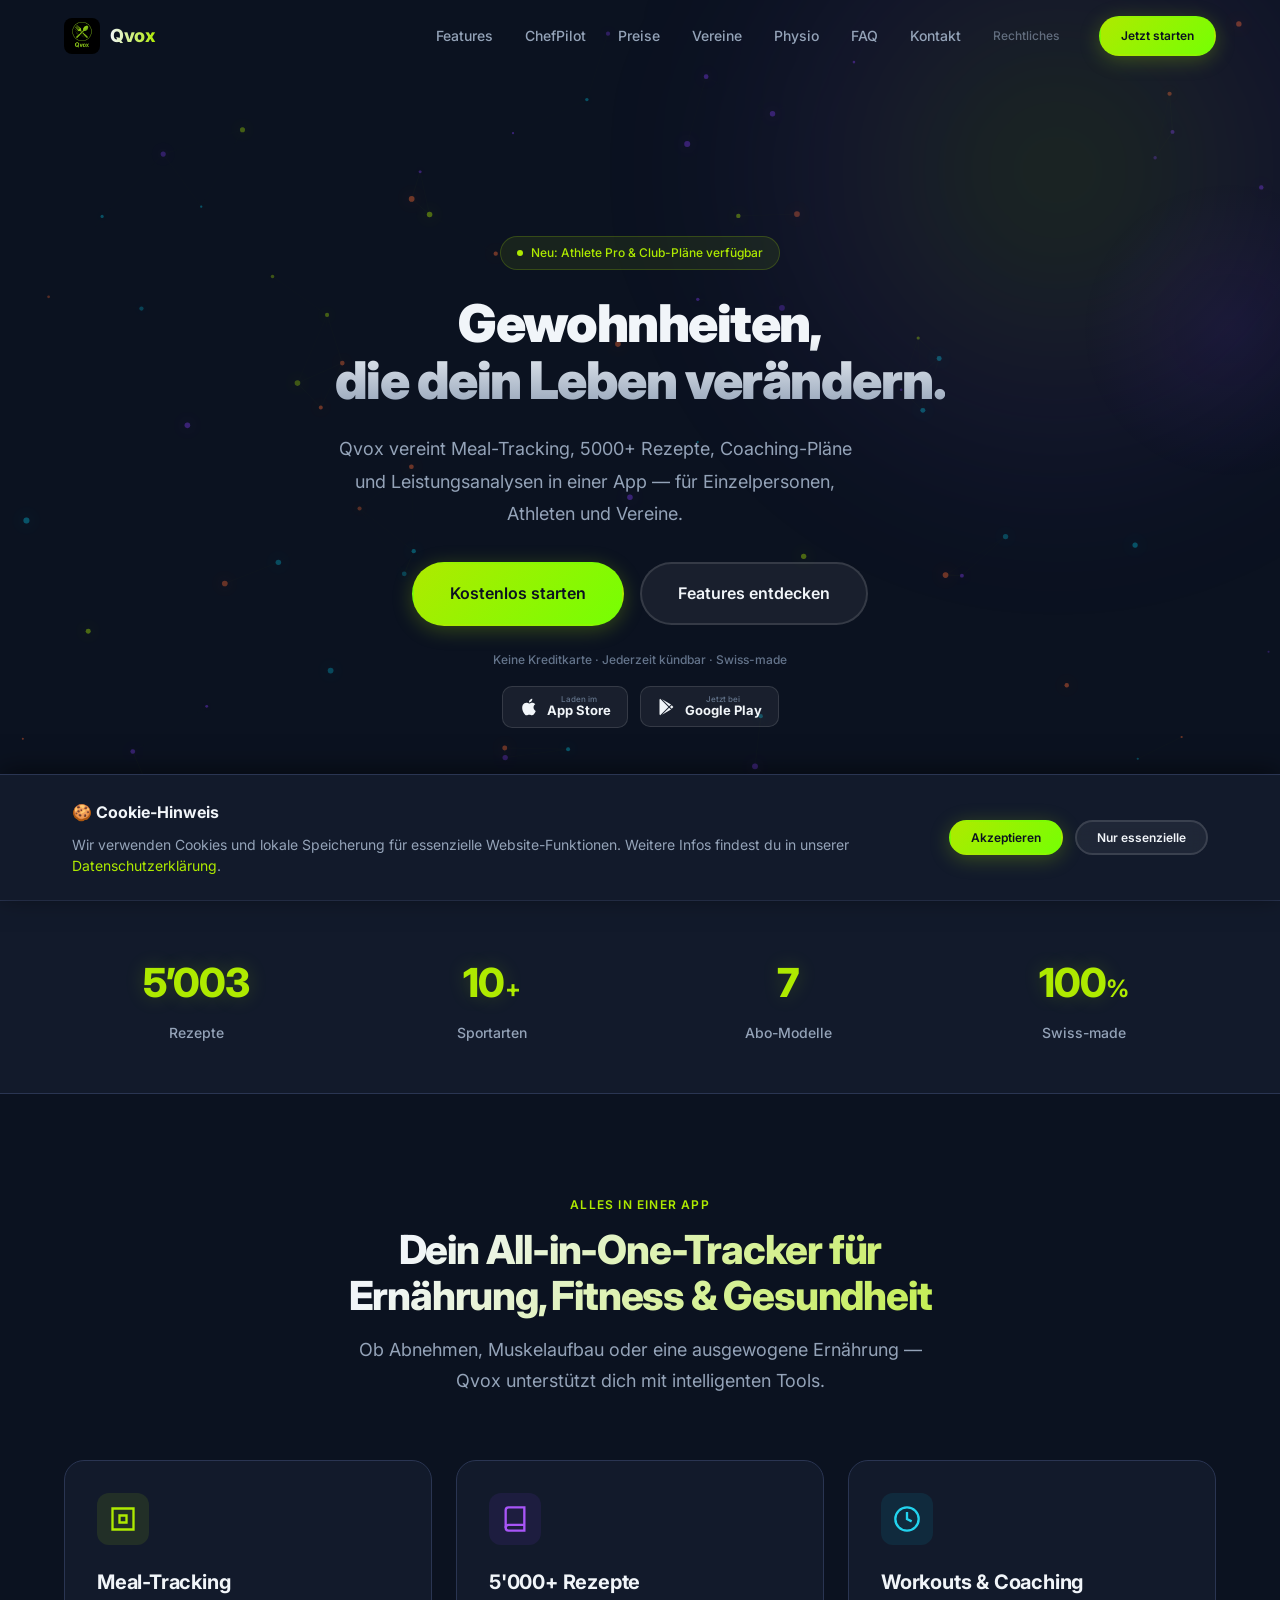
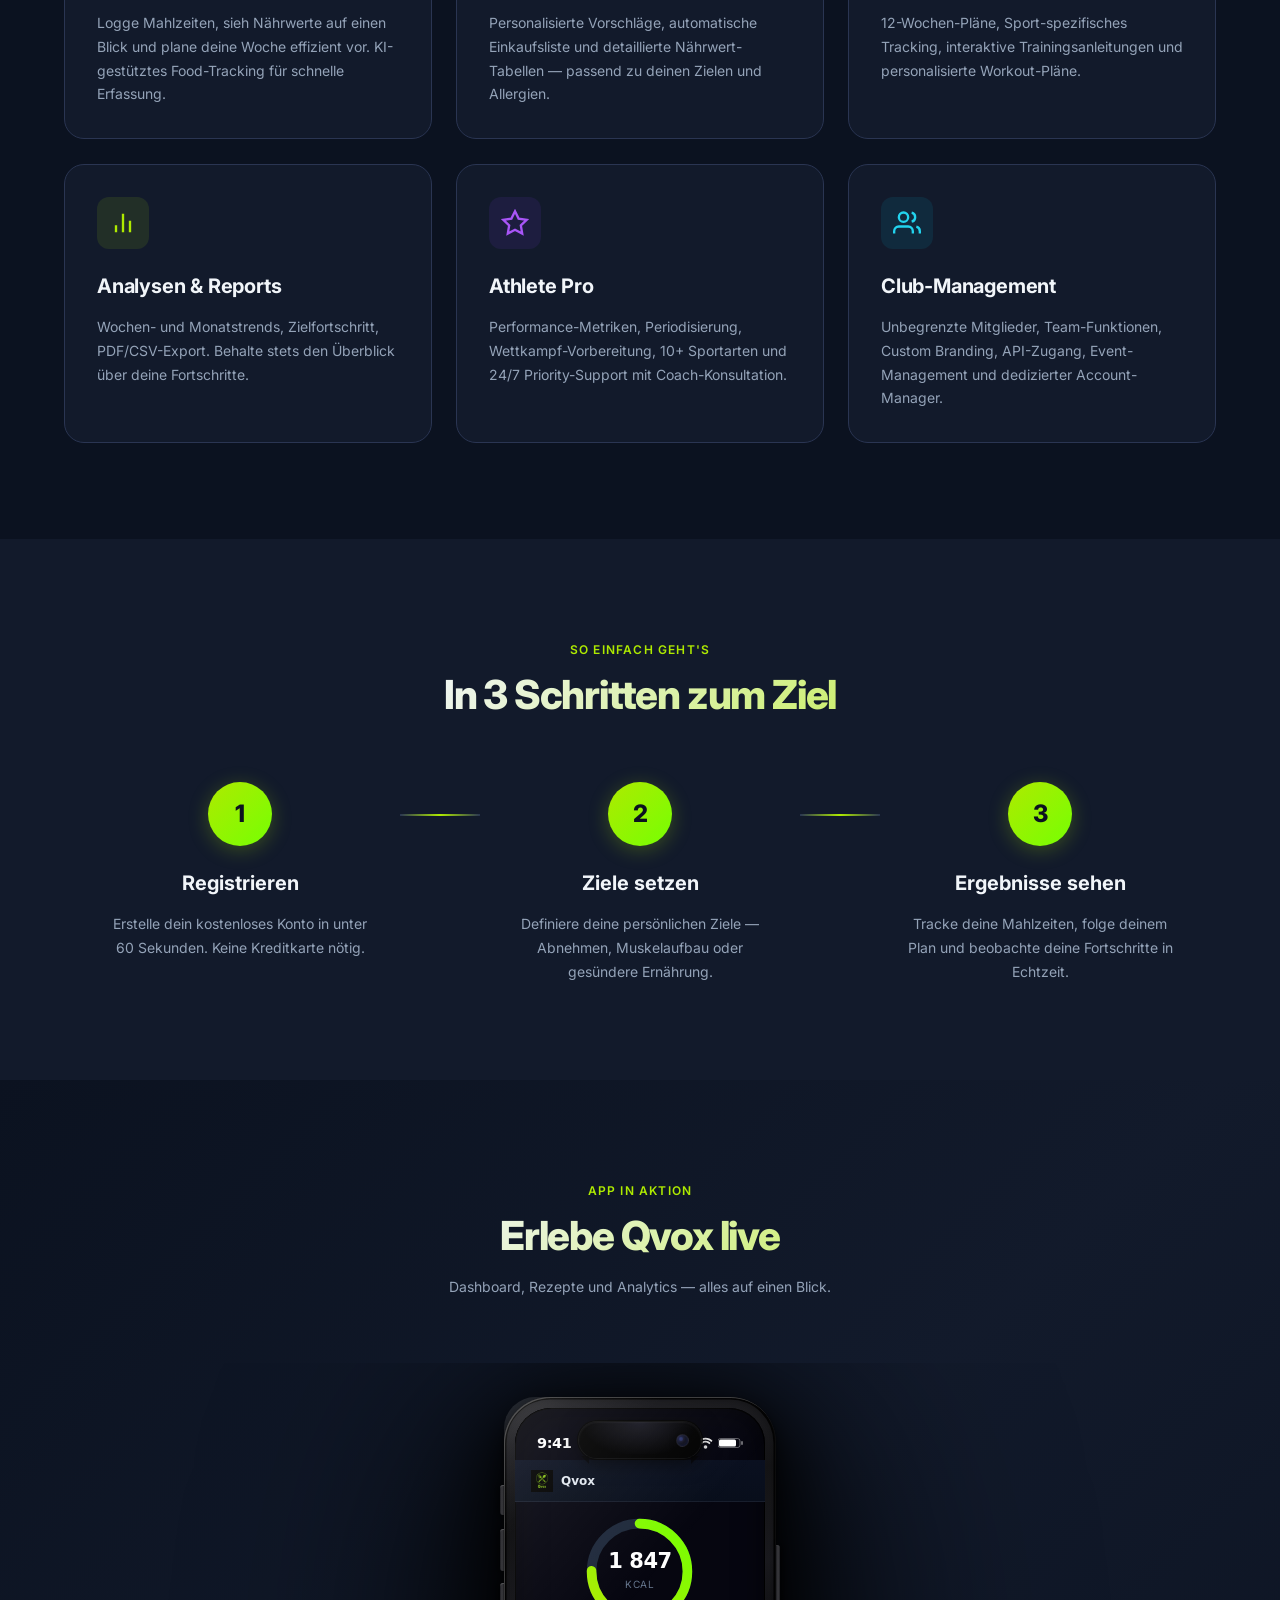
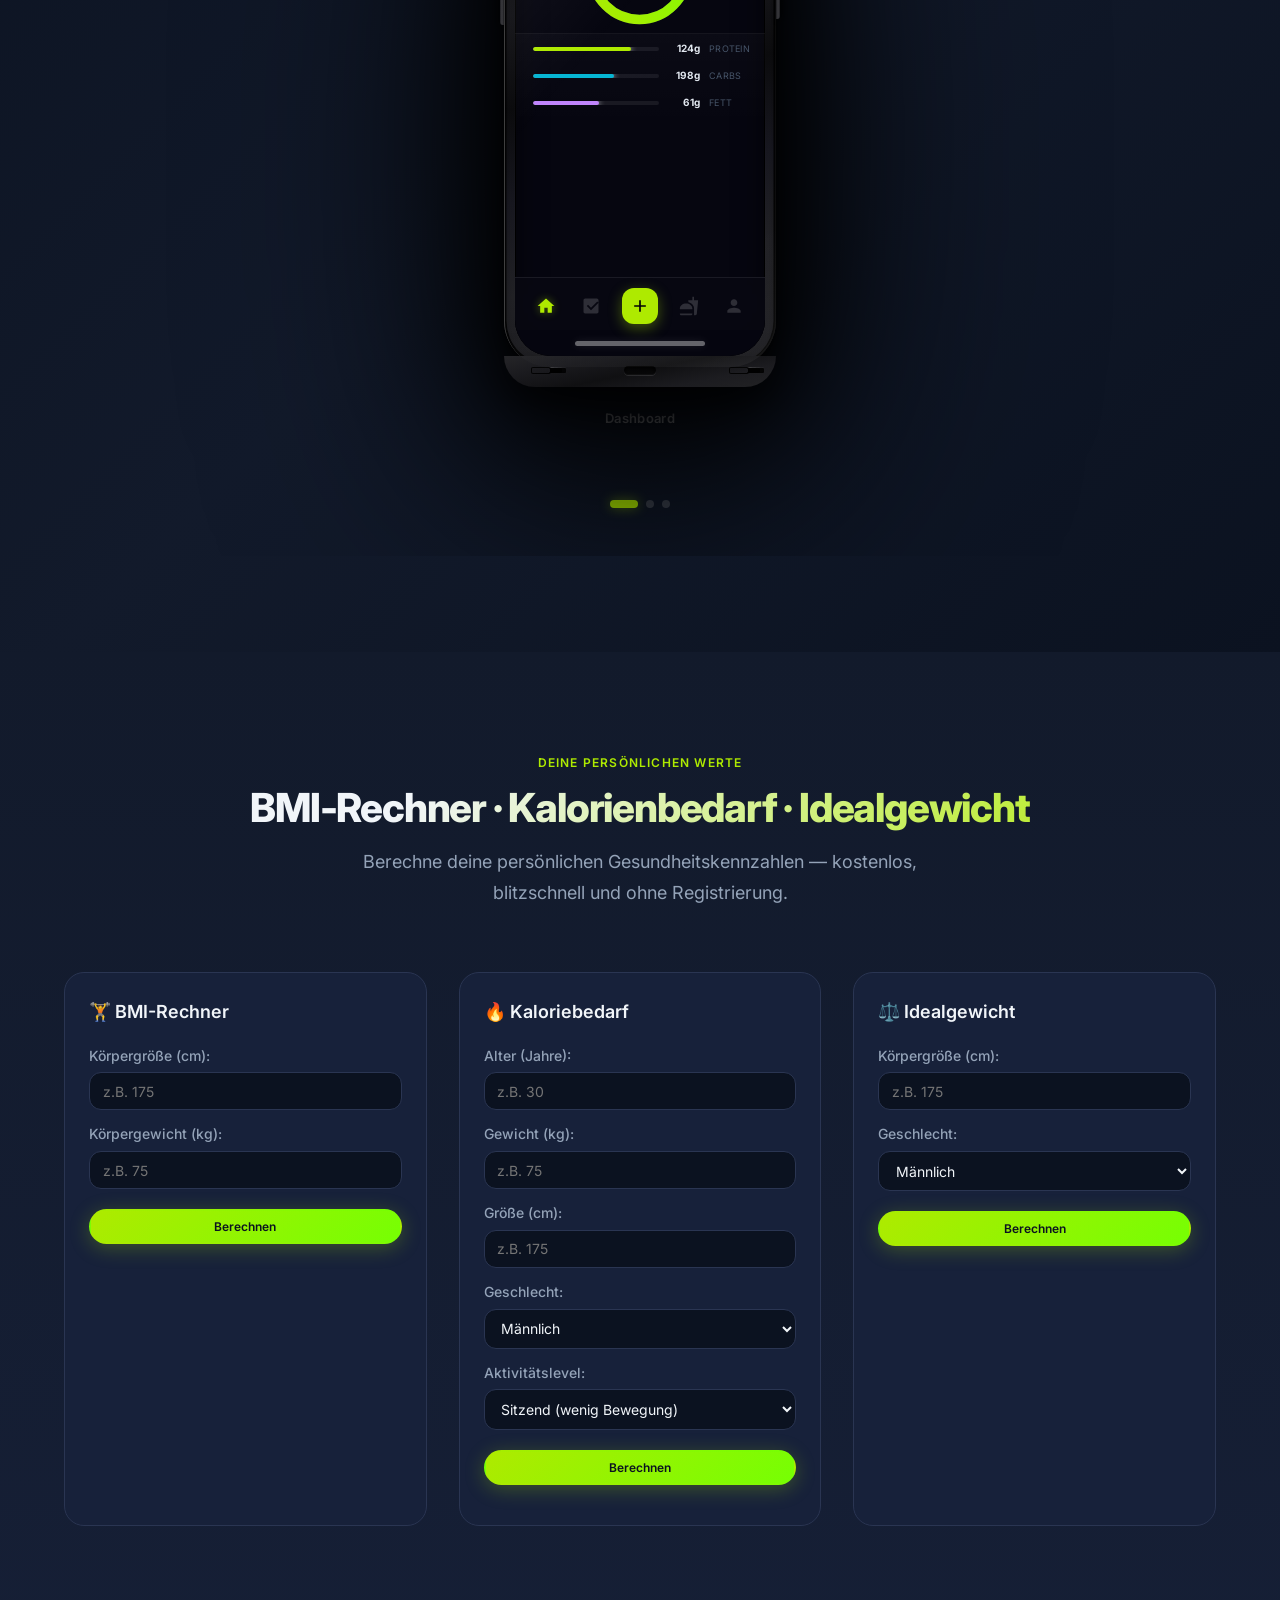
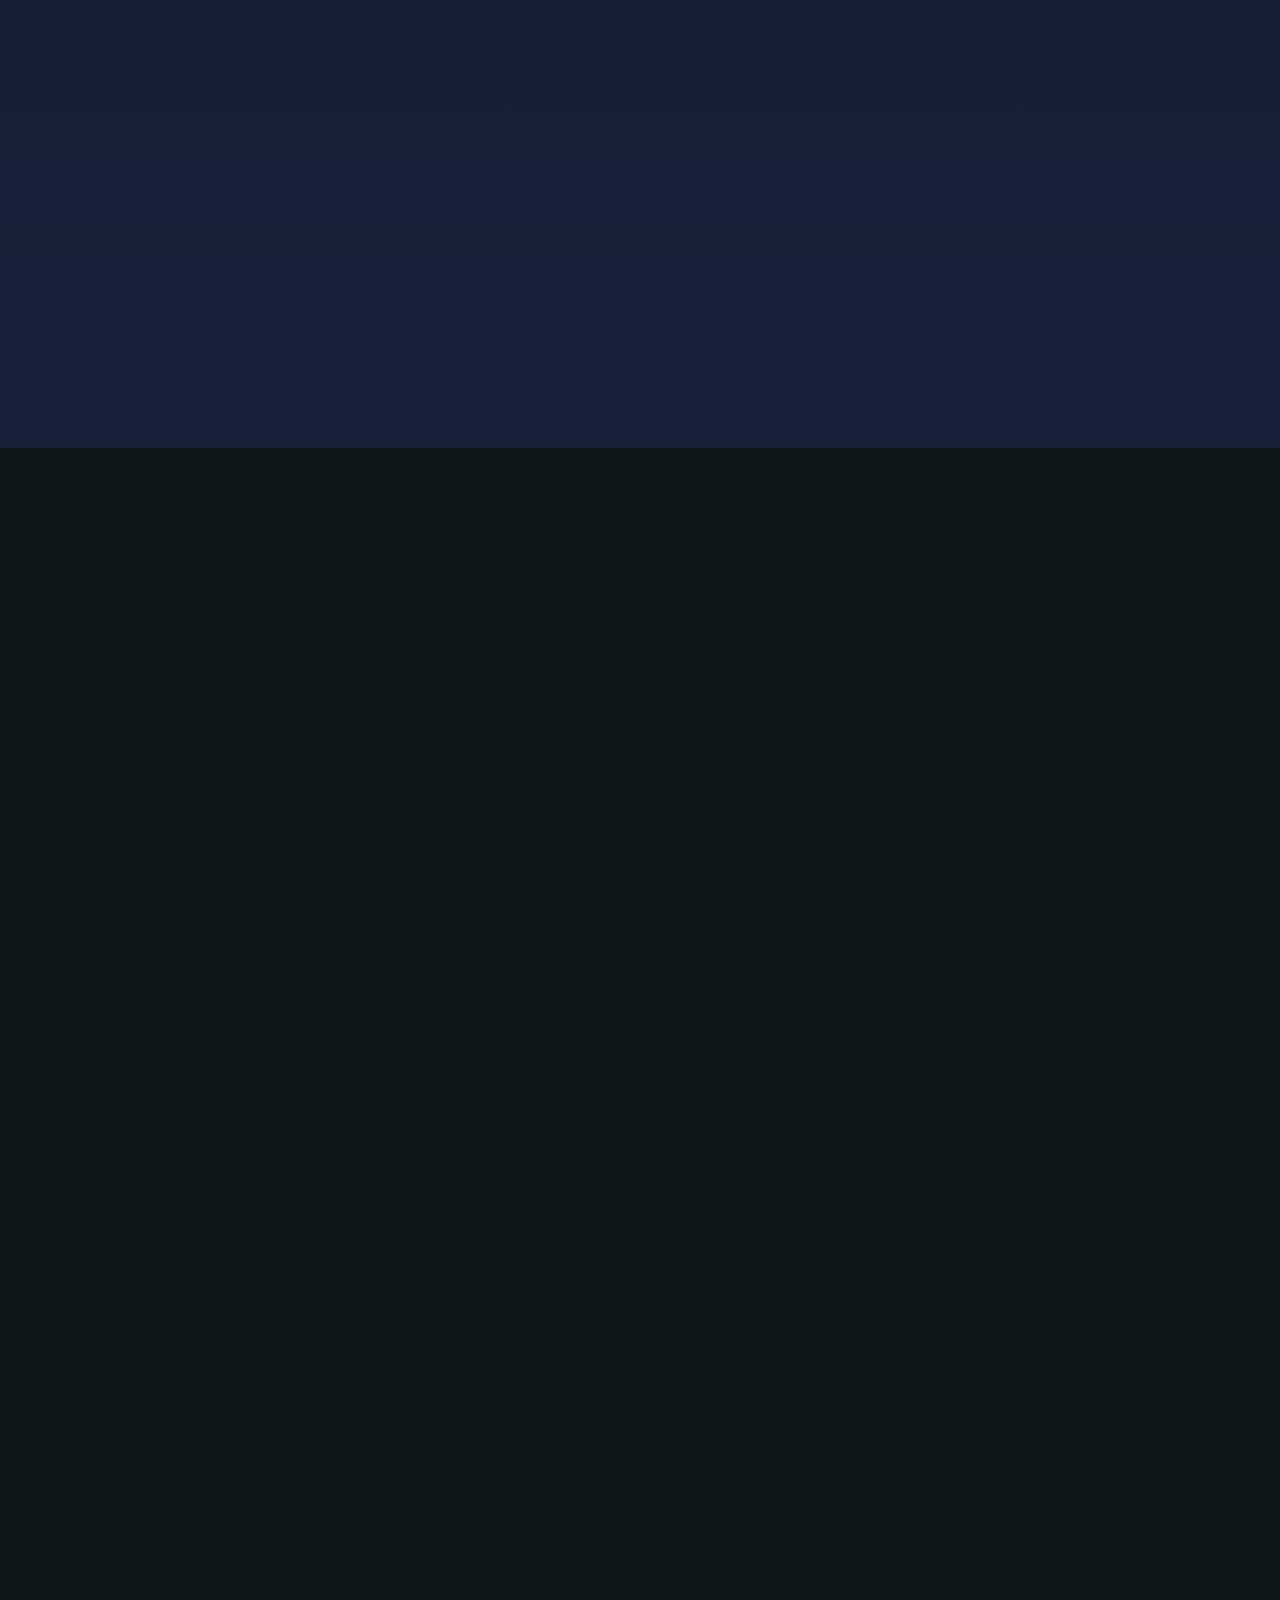
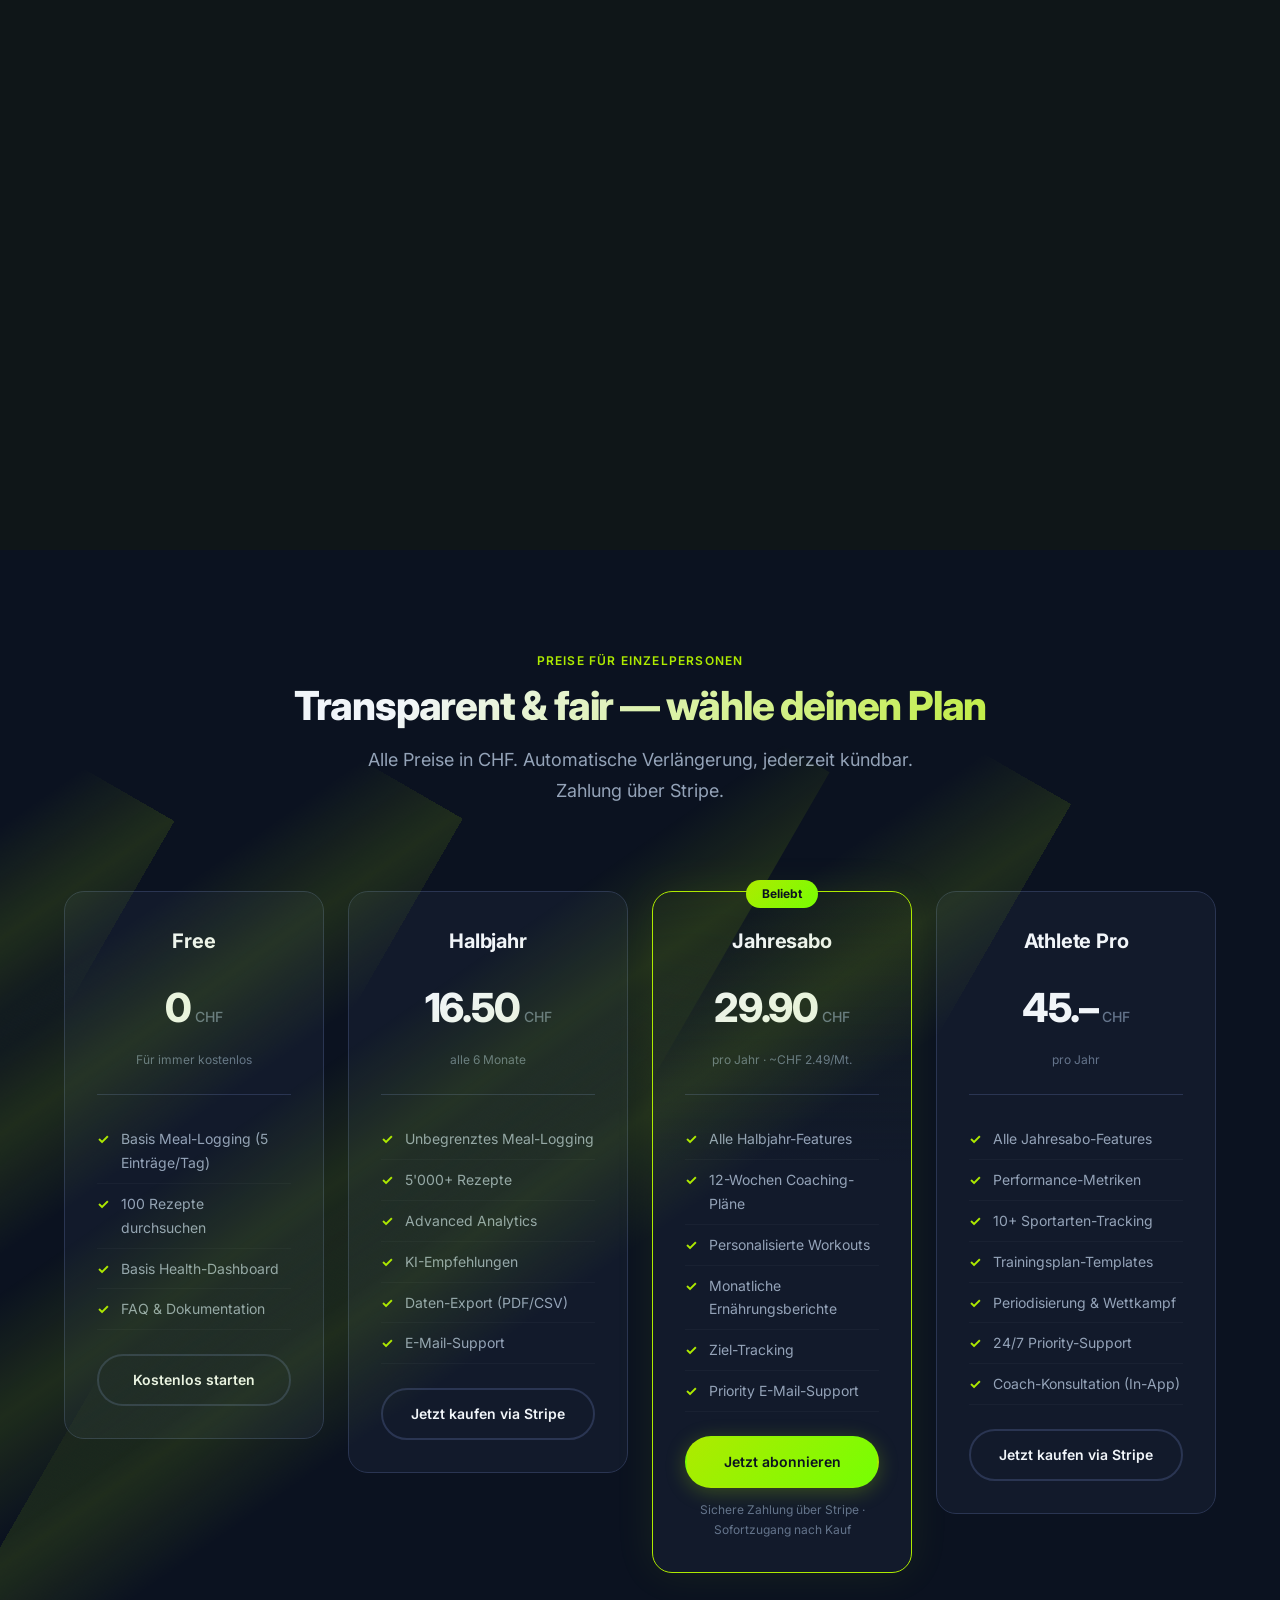
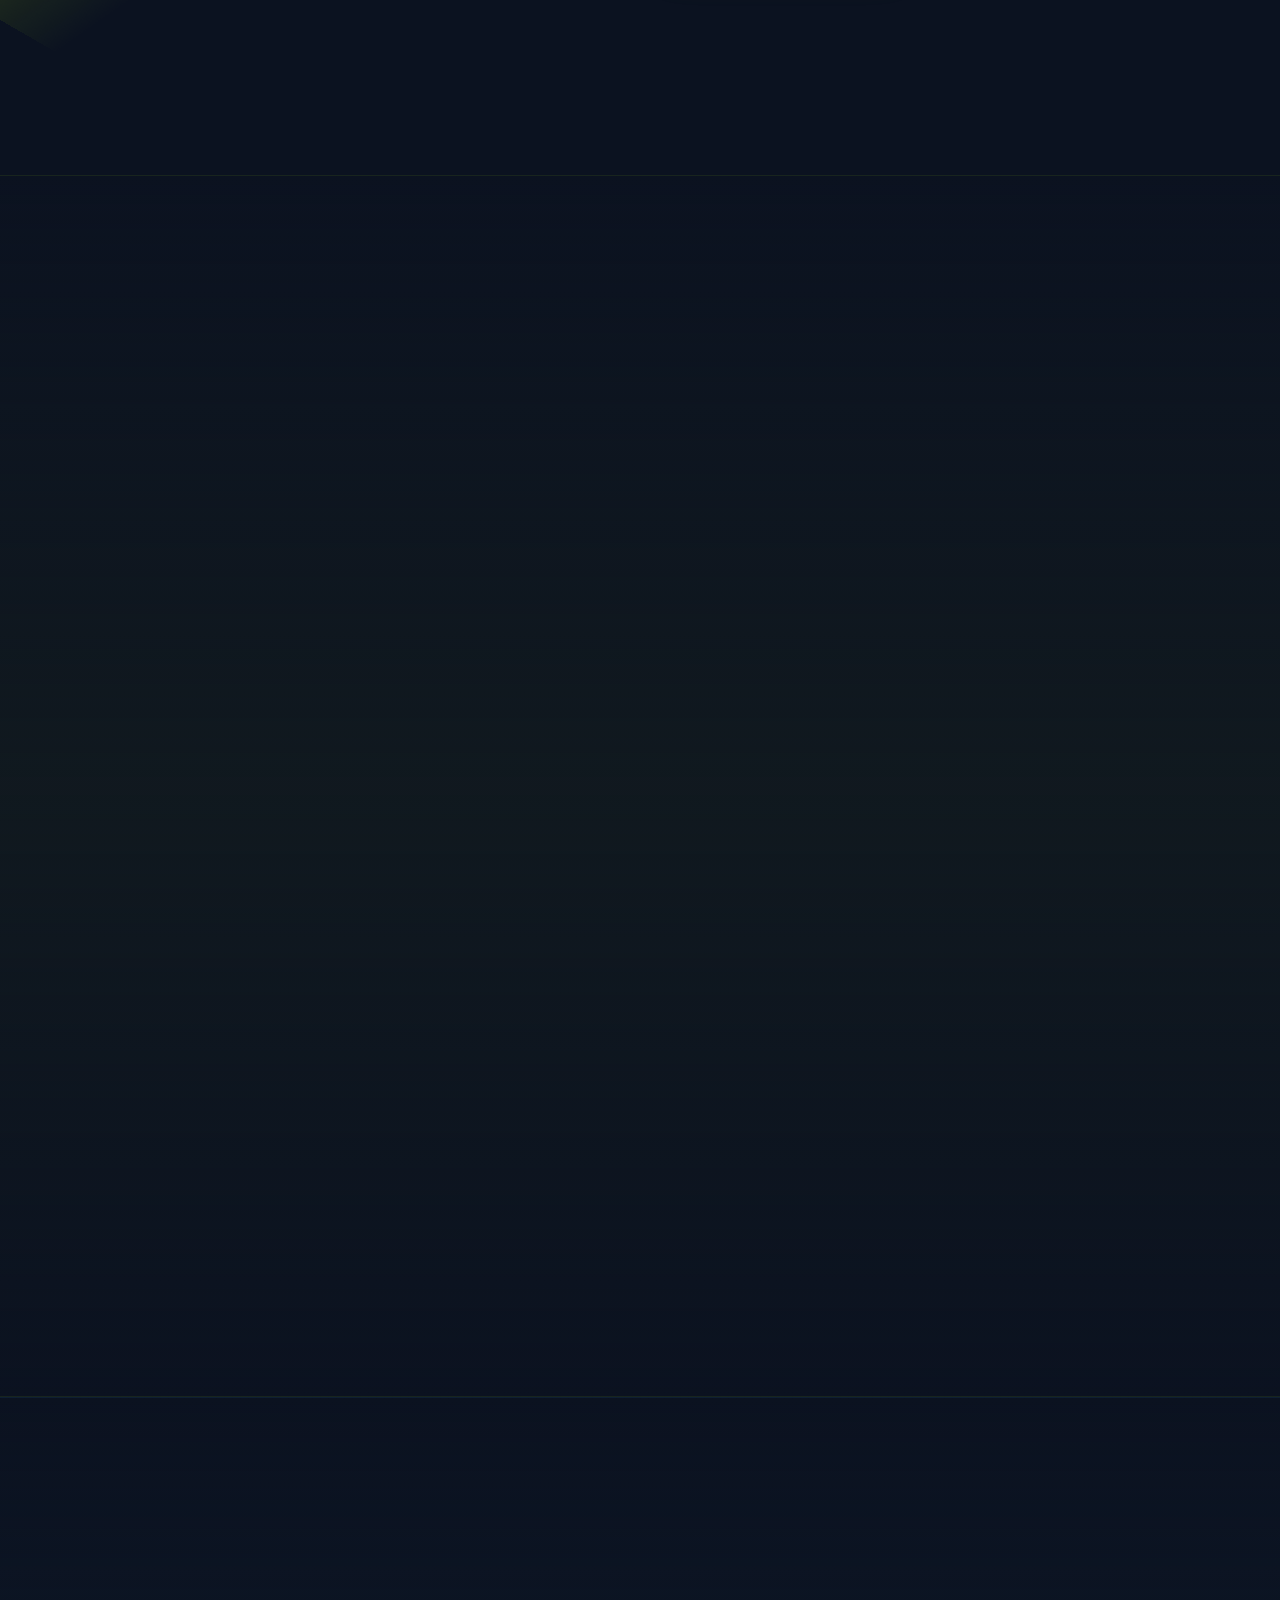
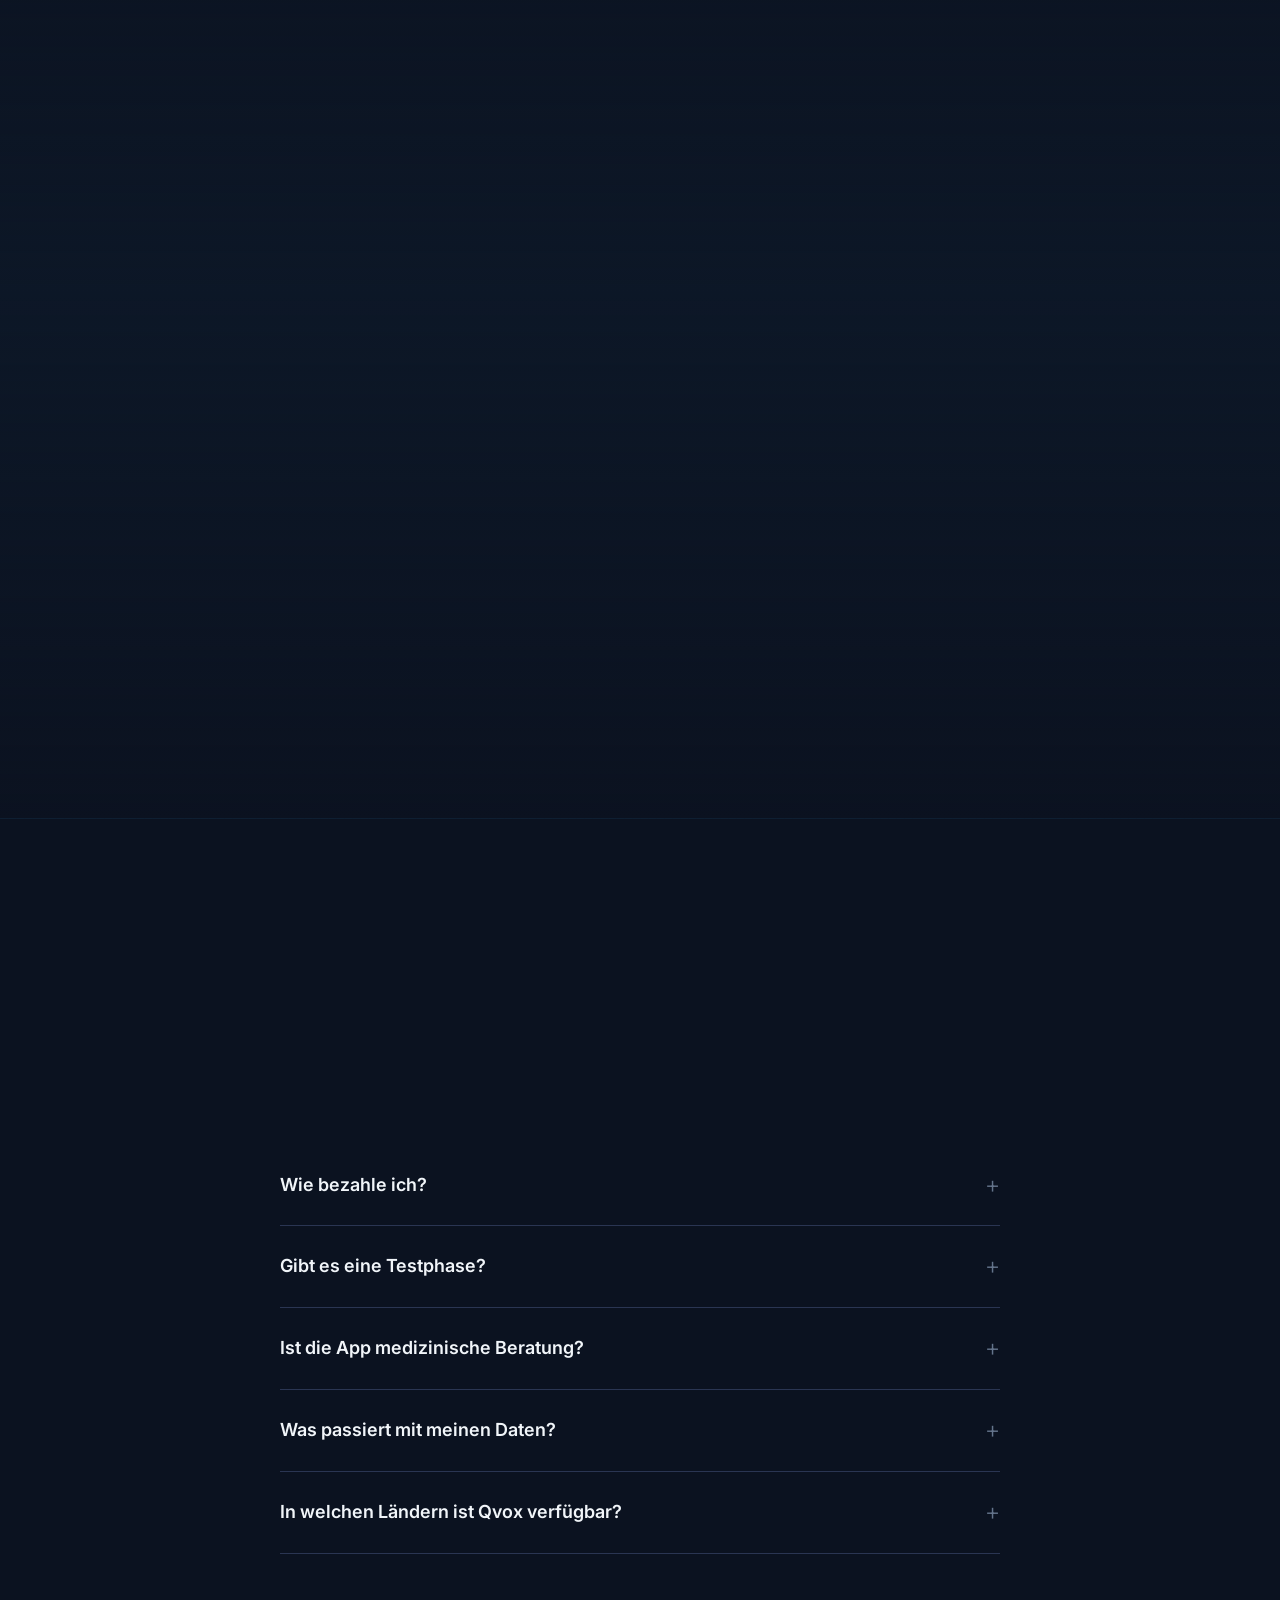
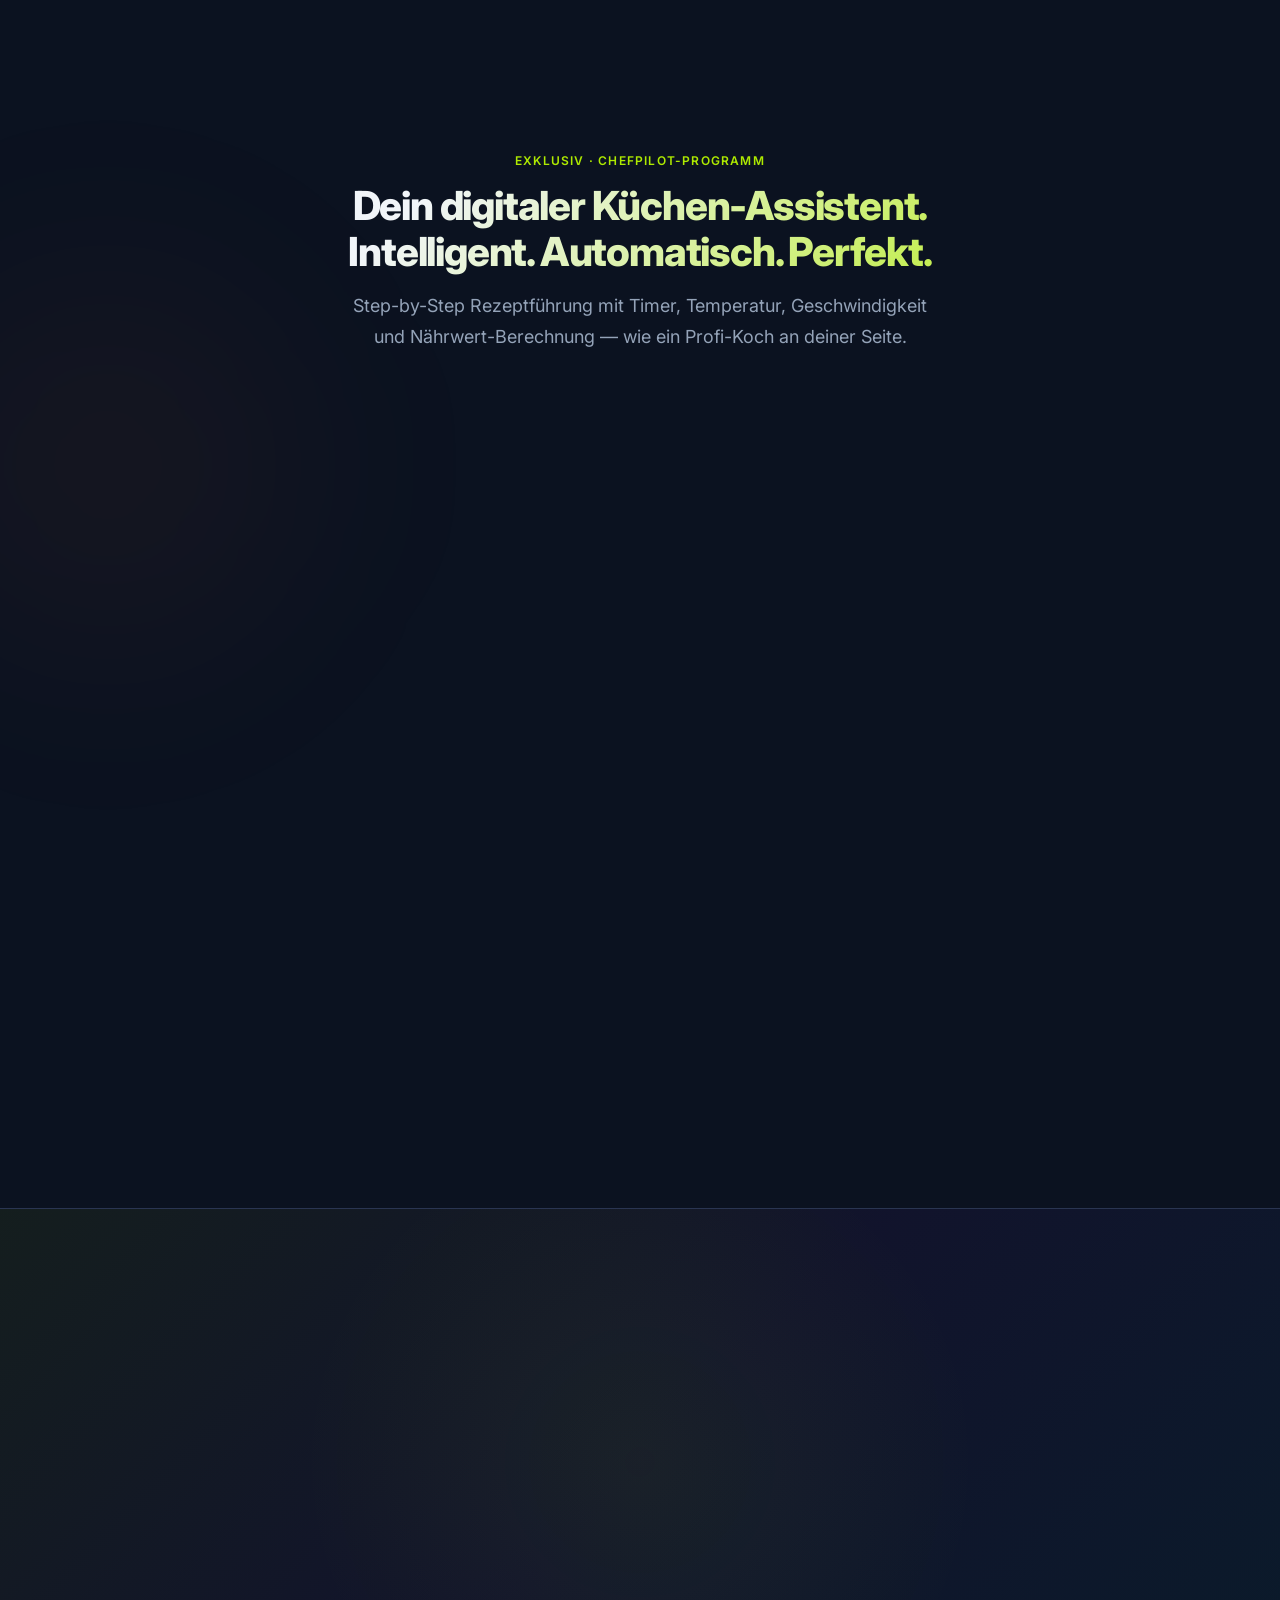
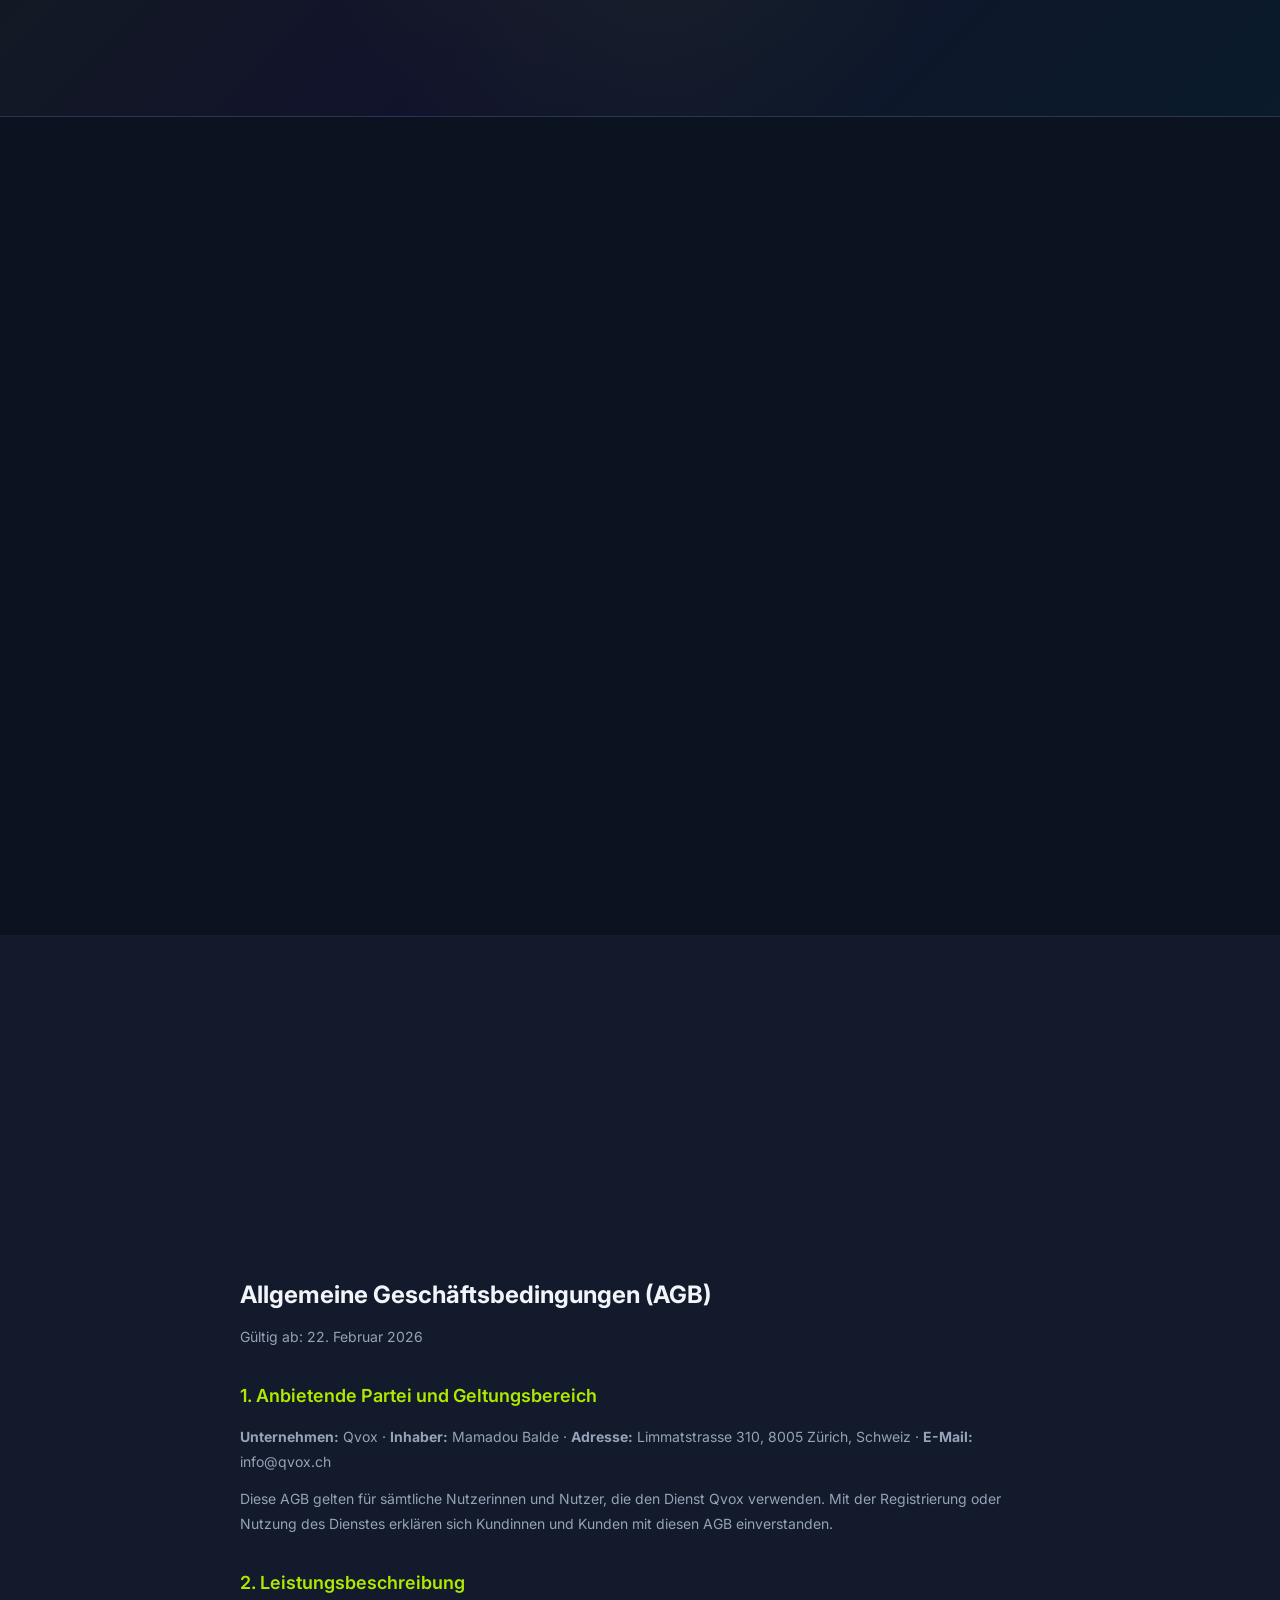
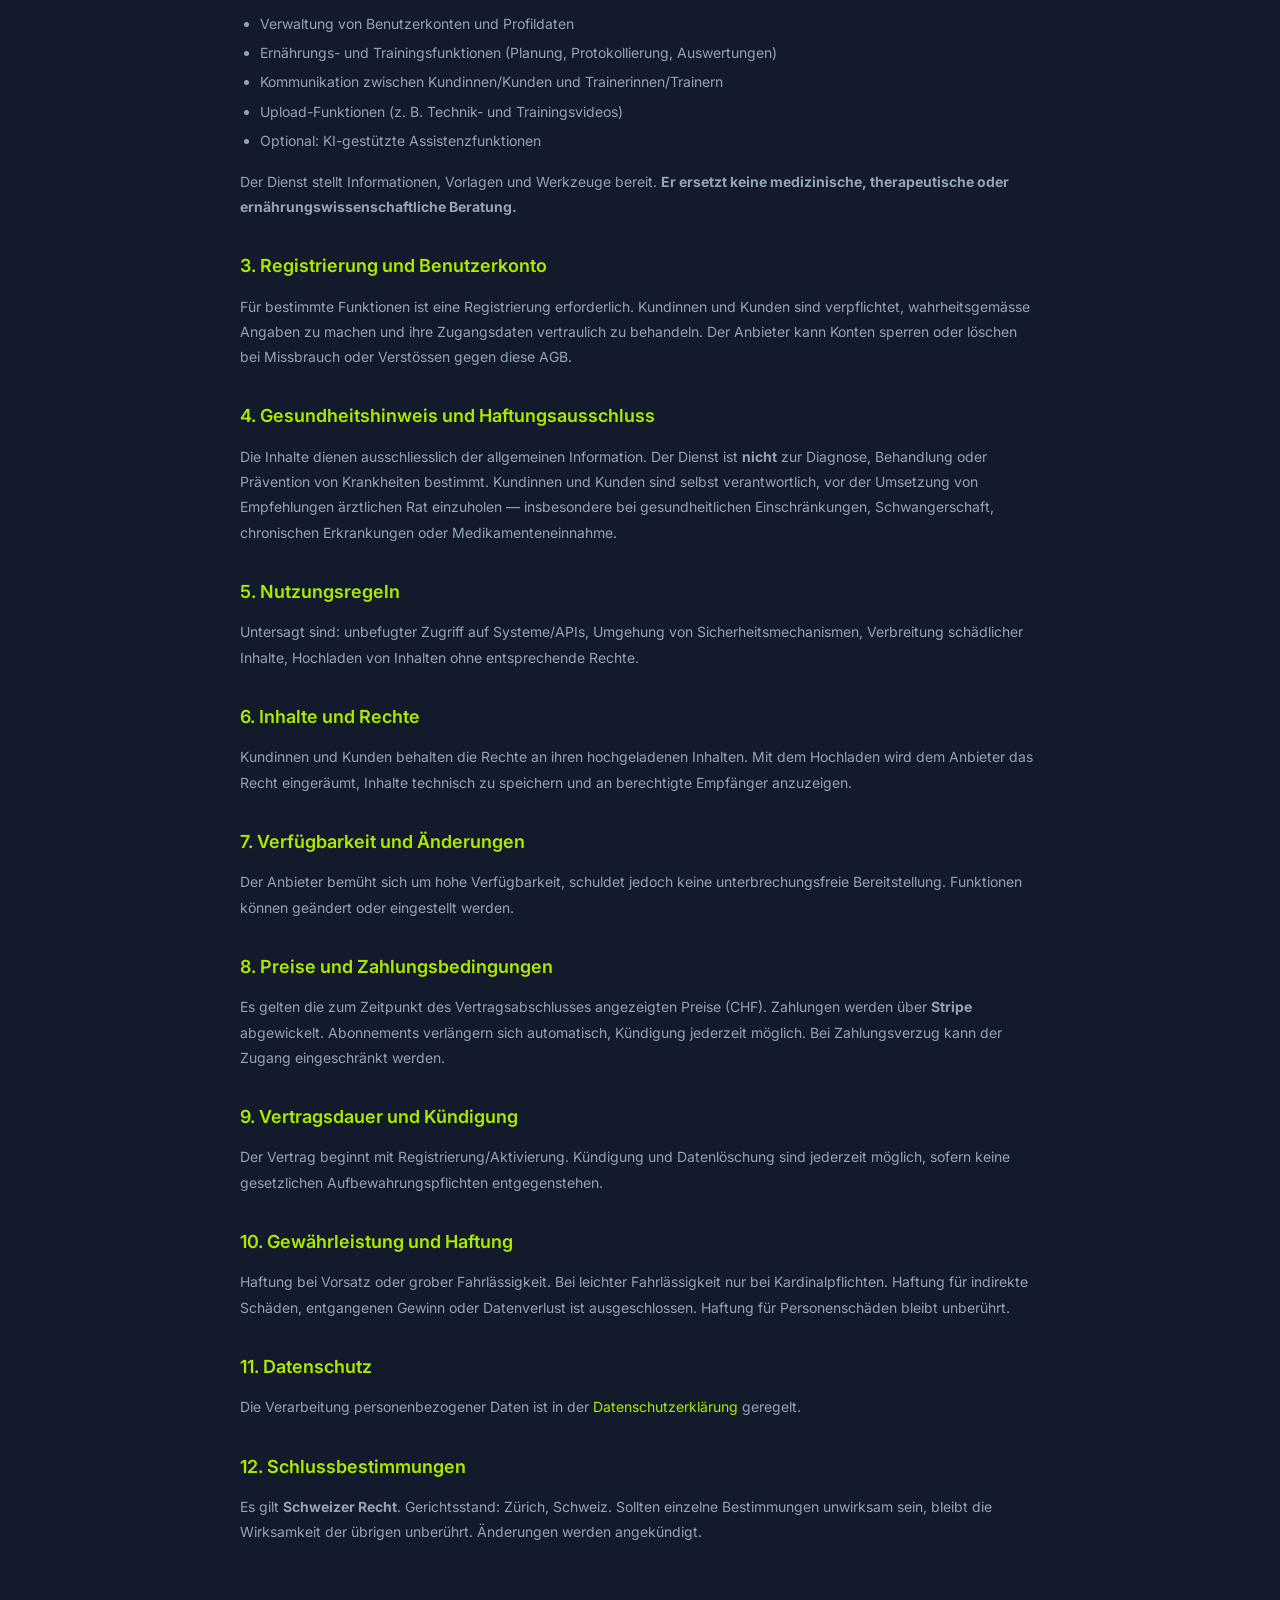
<file: index.html>
<!doctype html>
<html lang="de">
<head>
  <meta charset="utf-8" />
  <meta name="viewport" content="width=device-width,initial-scale=1" />
  <!-- iOS / Mobile Meta -->
  <meta name="apple-mobile-web-app-capable" content="yes" />
  <meta name="apple-mobile-web-app-status-bar-style" content="black-translucent" />
  <meta name="apple-mobile-web-app-title" content="Qvox" />
  <meta name="format-detection" content="telephone=no" />
  <!-- theme-color entfernt (Firefox/Opera Warnung) -->
  <title>Qvox — Ernährung · Training · Tracking</title>
  <meta name="description" content="Qvox: Deine All-in-One App für Ernährung, Training und Gesundheit. 5000+ Rezepte, KI-Empfehlungen, Coaching-Pläne, BMI-Rechner, Kalorienbedarf. Jetzt kostenlos starten!" />
  <link rel="apple-touch-icon" href="qvox_logo.png" />
  <link rel="preconnect" href="https://fonts.googleapis.com" />
  <link rel="preconnect" href="https://fonts.gstatic.com" crossorigin />
  <link href="https://fonts.googleapis.com/css2?family=Inter:wght@400;500;600;700;800;900&display=swap" rel="stylesheet" />
  <link rel="stylesheet" href="styles.css" />
  <link rel="stylesheet" href="styles-inline.css" />
  <script async src="https://js.stripe.com/v3/buy-button.js"></script>
</head>
<body>

<!-- ══════════ HEADER ══════════ -->
<header class="header" id="top">
  <div class="container header__inner">
    <a href="#top" class="header__logo">
      <img src="qvox_logo.png" alt="Qvox" class="header__logo-img" />
      <span class="header__logo-text">Qvox</span>
    </a>
    <nav class="header__nav" id="mainNav">
      <a href="#features">Features</a>
      <a href="#chefpilot">ChefPilot</a>
      <a href="#pricing">Preise</a>
      <a href="#clubs">Vereine</a>
      <a href="#physio">Physio</a>
      <a href="#faq">FAQ</a>
      <a href="#contact">Kontakt</a>
      <a href="#legal" class="nav-legal">Rechtliches</a>
    </nav>
    <a href="#pricing" class="btn btn--sm btn--primary header__cta">Jetzt starten</a>
    <button class="header__burger" id="navToggle" aria-label="Menü öffnen">
      <span></span><span></span><span></span>
    </button>
  </div>
</header>

<main>

<!-- ══════════ HERO ══════════ -->
<section class="hero">
  <div class="hero__bg-glow"></div>
  <div class="container hero__inner">
    <div class="hero__content">
      <span class="hero__badge">
        <span class="hero__badge-dot"></span>
        Neu: Athlete Pro &amp; Club-Pläne verfügbar
      </span>
      <h1 class="hero__title">Gewohnheiten,<br>die dein Leben&nbsp;verändern.</h1>
      <p class="hero__sub">Qvox vereint Meal-Tracking, 5000+ Rezepte, Coaching-Pläne und Leistungsanalysen in einer App — für Einzelpersonen, Athleten und Vereine.</p>
      <div class="hero__actions">
        <a href="#pricing" class="btn btn--primary btn--lg">Kostenlos starten</a>
        <a href="#features" class="btn btn--ghost btn--lg">Features entdecken</a>
      </div>
      <p class="hero__trust">Keine Kreditkarte · Jederzeit kündbar · Swiss-made</p>
      <!-- App Store Buttons -->
      <div class="hero__stores">
        <a href="#" class="store-badge" aria-label="App Store">
          <svg width="20" height="20" viewBox="0 0 24 24" fill="currentColor"><path d="M18.71 19.5c-.83 1.24-1.71 2.45-3.05 2.47-1.34.03-1.77-.79-3.29-.79-1.53 0-2 .77-3.27.82-1.31.05-2.3-1.32-3.14-2.53C4.25 17 2.94 12.45 4.7 9.39c.87-1.52 2.43-2.48 4.12-2.51 1.28-.02 2.5.87 3.29.87.78 0 2.26-1.07 3.8-.91.65.03 2.47.26 3.64 1.98-.09.06-2.17 1.28-2.15 3.81.03 3.02 2.65 4.03 2.68 4.04-.03.07-.42 1.44-1.38 2.83M13 3.5c.73-.83 1.94-1.46 2.94-1.5.13 1.17-.34 2.35-1.04 3.19-.69.85-1.83 1.51-2.95 1.42-.15-1.15.41-2.35 1.05-3.11z"/></svg>
          <div><small>Laden im</small><strong>App Store</strong></div>
        </a>
        <a href="#" class="store-badge" aria-label="Google Play">
          <svg width="20" height="20" viewBox="0 0 24 24" fill="currentColor"><path d="M3 20.5v-17c0-.59.34-1.11.84-1.35L13.69 12l-9.85 9.85c-.5-.24-.84-.76-.84-1.35m13.81-5.38L6.05 21.34l8.49-8.49 2.27 2.27m.91-.91L19.65 12l-1.92-2.21-2.27 2.27 2.26 2.15M6.05 2.66l10.76 6.22-2.27 2.27-8.49-8.49z"/></svg>
          <div><small>Jetzt bei</small><strong>Google Play</strong></div>
        </a>
      </div>
    </div>
  </div>
</section>

<!-- ══════════ SOCIAL PROOF ══════════ -->
<section class="stats">
  <div class="container stats__inner">
    <div class="stat reveal">
      <span class="stat__num" data-target="5000">0</span>
      <span class="stat__label">Rezepte</span>
    </div>
    <div class="stat reveal">
      <span class="stat__num" data-target="10">0</span><span class="stat__plus">+</span>
      <span class="stat__label">Sportarten</span>
    </div>
    <div class="stat reveal">
      <span class="stat__num" data-target="7">0</span>
      <span class="stat__label">Abo-Modelle</span>
    </div>
    <div class="stat reveal">
      <span class="stat__num" data-target="100">0</span><span class="stat__plus">%</span>
      <span class="stat__label">Swiss-made</span>
    </div>
  </div>
</section>

<!-- ══════════ FEATURES ══════════ -->
<section id="features" class="features section">
  <div class="container">
    <div class="section__head reveal">
      <span class="section__eyebrow">Alles in einer App</span>
      <h2 class="section__title">Dein All-in-One-Tracker für<br>Ernährung, Fitness &amp; Gesundheit</h2>
      <p class="section__sub">Ob Abnehmen, Muskelaufbau oder eine ausgewogene Ernährung — Qvox unterstützt dich mit intelligenten Tools.</p>
    </div>
    <div class="features__grid">
      <article class="feature-card reveal">
        <div class="feature-card__icon feature-card__icon--lime">
          <svg width="28" height="28" fill="none" viewBox="0 0 24 24" stroke="currentColor" stroke-width="2"><path d="M3 3h18v18H3z"/><path d="M9 9h6v6H9z"/></svg>
        </div>
        <h3>Meal-Tracking</h3>
        <p>Logge Mahlzeiten, sieh Nährwerte auf einen Blick und plane deine Woche effizient vor. KI-gestütztes Food-Tracking für schnelle Erfassung.</p>
      </article>
      <article class="feature-card reveal">
        <div class="feature-card__icon feature-card__icon--violet">
          <svg width="28" height="28" fill="none" viewBox="0 0 24 24" stroke="currentColor" stroke-width="2"><path d="M4 19.5A2.5 2.5 0 016.5 17H20"/><path d="M6.5 2H20v20H6.5A2.5 2.5 0 014 19.5v-15A2.5 2.5 0 016.5 2z"/></svg>
        </div>
        <h3>5'000+ Rezepte</h3>
        <p>Personalisierte Vorschläge, automatische Einkaufsliste und detaillierte Nährwert-Tabellen — passend zu deinen Zielen und Allergien.</p>
      </article>
      <article class="feature-card reveal">
        <div class="feature-card__icon feature-card__icon--cyan">
          <svg width="28" height="28" fill="none" viewBox="0 0 24 24" stroke="currentColor" stroke-width="2"><circle cx="12" cy="12" r="10"/><path d="M12 6v6l4 2"/></svg>
        </div>
        <h3>Workouts &amp; Coaching</h3>
        <p>12-Wochen-Pläne, Sport-spezifisches Tracking, interaktive Trainingsanleitungen und personalisierte Workout-Pläne.</p>
      </article>
      <article class="feature-card reveal">
        <div class="feature-card__icon feature-card__icon--lime">
          <svg width="28" height="28" fill="none" viewBox="0 0 24 24" stroke="currentColor" stroke-width="2"><path d="M18 20V10"/><path d="M12 20V4"/><path d="M6 20v-6"/></svg>
        </div>
        <h3>Analysen &amp; Reports</h3>
        <p>Wochen- und Monatstrends, Zielfortschritt, PDF/CSV-Export. Behalte stets den Überblick über deine Fortschritte.</p>
      </article>
      <article class="feature-card reveal">
        <div class="feature-card__icon feature-card__icon--violet">
          <svg width="28" height="28" fill="none" viewBox="0 0 24 24" stroke="currentColor" stroke-width="2"><polygon points="12 2 15.09 8.26 22 9.27 17 14.14 18.18 21.02 12 17.77 5.82 21.02 7 14.14 2 9.27 8.91 8.26"/></svg>
        </div>
        <h3>Athlete Pro</h3>
        <p>Performance-Metriken, Periodisierung, Wettkampf-Vorbereitung, 10+ Sportarten und 24/7 Priority-Support mit Coach-Konsultation.</p>
      </article>
      <article class="feature-card reveal">
        <div class="feature-card__icon feature-card__icon--cyan">
          <svg width="28" height="28" fill="none" viewBox="0 0 24 24" stroke="currentColor" stroke-width="2"><path d="M17 21v-2a4 4 0 00-4-4H5a4 4 0 00-4 4v2"/><circle cx="9" cy="7" r="4"/><path d="M23 21v-2a4 4 0 00-3-3.87"/><path d="M16 3.13a4 4 0 010 7.75"/></svg>
        </div>
        <h3>Club-Management</h3>
        <p>Unbegrenzte Mitglieder, Team-Funktionen, Custom Branding, API-Zugang, Event-Management und dedizierter Account-Manager.</p>
      </article>
    </div>
  </div>
</section>

<!-- ══════════ HOW IT WORKS ══════════ -->
<section class="how section">
  <div class="container">
    <div class="section__head reveal">
      <span class="section__eyebrow">So einfach geht's</span>
      <h2 class="section__title">In 3 Schritten zum Ziel</h2>
    </div>
    <div class="how__steps">
      <div class="how__step reveal">
        <div class="how__num">1</div>
        <h3>Registrieren</h3>
        <p>Erstelle dein kostenloses Konto in unter 60 Sekunden. Keine Kreditkarte nötig.</p>
      </div>
      <div class="how__connector"></div>
      <div class="how__step reveal">
        <div class="how__num">2</div>
        <h3>Ziele setzen</h3>
        <p>Definiere deine persönlichen Ziele — Abnehmen, Muskelaufbau oder gesündere Ernährung.</p>
      </div>
      <div class="how__connector"></div>
      <div class="how__step reveal">
        <div class="how__num">3</div>
        <h3>Ergebnisse sehen</h3>
        <p>Tracke deine Mahlzeiten, folge deinem Plan und beobachte deine Fortschritte in Echtzeit.</p>
      </div>
    </div>
  </div>
</section>

<!-- ══════════ APP SHOWCASE (3 PHONES CAROUSEL) ══════════ -->
<section id="showcase" class="showcase section">
  <div class="container">
    <div class="section__head reveal">
      <span class="section__eyebrow">App in Aktion</span>
      <h2 class="section__title">Erlebe Qvox live</h2>
      <p class="section__sub">Dashboard, Rezepte und Analytics — alles auf einen Blick.</p>
    </div>

    <div class="phones-carousel">
      <div class="phones-track" id="phonesTrack">

        <!-- ── Phone 1: Dashboard ── -->
        <div class="phone-slide">
          <div class="iphone17">
            <div class="iphone17__btn-action"></div>
            <div class="iphone17__btn-vol-up"></div>
            <div class="iphone17__btn-vol-down"></div>
            <div class="iphone17__btn-power"></div>
            <div class="iphone17__body">
              <div class="iphone17__screen">
                <div class="iphone17__island"><div class="iphone17__island-cam"></div></div>
                <div class="iphone17__statusbar">
                  <span class="iphone17__time">9:41</span>
                  <div class="iphone17__status-icons">
                    <svg width="16" height="12" viewBox="0 0 16 12" fill="white"><rect x="0" y="4" width="3" height="8" rx="1"/><rect x="4" y="2.5" width="3" height="9.5" rx="1"/><rect x="8" y="1" width="3" height="11" rx="1"/><rect x="12" y="0" width="3" height="12" rx="1" opacity=".3"/></svg>
                    <svg width="15" height="12" viewBox="0 0 15 12" fill="white"><path d="M7.5 2.5C9.8 2.5 11.9 3.5 13.3 5.1L14.5 3.8C12.8 1.9 10.3.7 7.5.7S2.2 1.9.5 3.8l1.2 1.3C3.1 3.5 5.2 2.5 7.5 2.5z"/><path d="M7.5 5.5C9 5.5 10.3 6.1 11.3 7.2L12.5 5.9C11.2 4.5 9.4 3.7 7.5 3.7S3.8 4.5 2.5 5.9l1.2 1.3C4.7 6.1 6 5.5 7.5 5.5z"/><circle cx="7.5" cy="10" r="1.8"/></svg>
                    <svg width="25" height="12" viewBox="0 0 25 12" fill="white"><rect x="0" y="1.5" width="22" height="9" rx="2.5" stroke="white" stroke-width="1" fill="none" opacity=".35"/><rect x="23" y="4" width="2" height="4" rx="1" fill="white" opacity=".4"/><rect x="1" y="2.5" width="17" height="7" rx="1.5" fill="white"/></svg>
                  </div>
                </div>
                <div class="iphone17__content">
                  <div class="i17-app-header">
                    <img src="qvox_logo.png" alt="" class="i17-logo" />
                    <span class="i17-app-name">Qvox</span>
                  </div>
                  <div class="i17-ring-wrap">
                    <svg viewBox="0 0 120 120" width="115" height="115">
                      <circle cx="60" cy="60" r="50" fill="none" stroke="#1E293B" stroke-width="10"/>
                      <circle cx="60" cy="60" r="50" fill="none" stroke="url(#rg1)" stroke-width="10" stroke-linecap="round" stroke-dasharray="314" stroke-dashoffset="78" transform="rotate(-90 60 60)"/>
                      <defs><linearGradient id="rg1" x1="0" y1="0" x2="1" y2="1"><stop offset="0%" stop-color="#AEEA00"/><stop offset="100%" stop-color="#76FF03"/></linearGradient></defs>
                    </svg>
                    <div class="i17-ring-text"><span class="i17-ring-num">1 847</span><span class="i17-ring-lbl">kcal</span></div>
                  </div>
                  <div class="i17-macros">
                    <div class="i17-macro">
                      <div class="i17-macro-track"><div class="i17-macro-fill" style="width:78%;background:#AEEA00"></div></div>
                      <span class="i17-macro-val">124g</span><span class="i17-macro-lbl">Protein</span>
                    </div>
                    <div class="i17-macro">
                      <div class="i17-macro-track"><div class="i17-macro-fill" style="width:64%;background:#06B6D4"></div></div>
                      <span class="i17-macro-val">198g</span><span class="i17-macro-lbl">Carbs</span>
                    </div>
                    <div class="i17-macro">
                      <div class="i17-macro-track"><div class="i17-macro-fill" style="width:52%;background:#C084FC"></div></div>
                      <span class="i17-macro-val">61g</span><span class="i17-macro-lbl">Fett</span>
                    </div>
                  </div>
                </div>
                <div class="iphone17__bottomnav">
                  <span class="i17-bnav i17-bnav--active" aria-hidden="true"><svg width="20" height="20" viewBox="0 0 24 24" fill="currentColor"><path d="M10 20v-6h4v6h5v-8h3L12 3 2 12h3v8z"/></svg></span>
                  <span class="i17-bnav" aria-hidden="true"><svg width="20" height="20" viewBox="0 0 24 24" fill="currentColor"><path d="M19 3H5c-1.1 0-2 .9-2 2v14c0 1.1.9 2 2 2h14c1.1 0 2-.9 2-2V5c0-1.1-.9-2-2-2zm-7 14l-5-5 1.41-1.41L12 14.17l7.59-7.59L21 8l-9 9z" opacity=".5"/></svg></span>
                  <span class="i17-bnav i17-bnav--add" aria-hidden="true"><svg width="20" height="20" viewBox="0 0 24 24" fill="currentColor"><path d="M19 13h-6v6h-2v-6H5v-2h6V5h2v6h6v2z"/></svg></span>
                  <span class="i17-bnav" aria-hidden="true"><svg width="20" height="20" viewBox="0 0 24 24" fill="currentColor"><path d="M18.06 22.99h1.66c.84 0 1.53-.64 1.63-1.46L23 5.05h-5V1h-1.97v4.05h-4.97l.3 2.34c1.71.47 3.31 1.32 4.27 2.26 1.44 1.42 2.43 2.89 2.43 5.29v8.05zM1 21.99V21h15.03v.99c0 .55-.45 1-1.01 1H2.01c-.56 0-1.01-.45-1.01-1zm15.03-7c0-3.5-3.47-5.99-7.52-5.99S1 11.49 1 14.99v1h15.03v-1z" opacity=".5"/></svg></span>
                  <span class="i17-bnav" aria-hidden="true"><svg width="20" height="20" viewBox="0 0 24 24" fill="currentColor"><path d="M12 12c2.21 0 4-1.79 4-4s-1.79-4-4-4-4 1.79-4 4 1.79 4 4 4zm0 2c-2.67 0-8 1.34-8 4v2h16v-2c0-2.66-5.33-4-8-4z" opacity=".5"/></svg></span>
                </div>
                <div class="iphone17__home-indicator"></div>
              </div>
            </div>
            <div class="iphone17__bottom-edge">
              <div class="iphone17__speaker"></div>
              <div class="iphone17__usbc"></div>
              <div class="iphone17__speaker"></div>
            </div>
          </div>
          <div class="phone-label">Dashboard</div>
        </div>

        <!-- ── Phone 2: Recipes ── -->
        <div class="phone-slide">
          <div class="iphone17">
            <div class="iphone17__btn-action"></div>
            <div class="iphone17__btn-vol-up"></div>
            <div class="iphone17__btn-vol-down"></div>
            <div class="iphone17__btn-power"></div>
            <div class="iphone17__body">
              <div class="iphone17__screen">
                <div class="iphone17__island"><div class="iphone17__island-cam"></div></div>
                <div class="iphone17__statusbar">
                  <span class="iphone17__time">9:41</span>
                  <div class="iphone17__status-icons">
                    <svg width="16" height="12" viewBox="0 0 16 12" fill="white"><rect x="0" y="4" width="3" height="8" rx="1"/><rect x="4" y="2.5" width="3" height="9.5" rx="1"/><rect x="8" y="1" width="3" height="11" rx="1"/><rect x="12" y="0" width="3" height="12" rx="1" opacity=".3"/></svg>
                    <svg width="15" height="12" viewBox="0 0 15 12" fill="white"><path d="M7.5 2.5C9.8 2.5 11.9 3.5 13.3 5.1L14.5 3.8C12.8 1.9 10.3.7 7.5.7S2.2 1.9.5 3.8l1.2 1.3C3.1 3.5 5.2 2.5 7.5 2.5z"/><path d="M7.5 5.5C9 5.5 10.3 6.1 11.3 7.2L12.5 5.9C11.2 4.5 9.4 3.7 7.5 3.7S3.8 4.5 2.5 5.9l1.2 1.3C4.7 6.1 6 5.5 7.5 5.5z"/><circle cx="7.5" cy="10" r="1.8"/></svg>
                    <svg width="25" height="12" viewBox="0 0 25 12" fill="white"><rect x="0" y="1.5" width="22" height="9" rx="2.5" stroke="white" stroke-width="1" fill="none" opacity=".35"/><rect x="23" y="4" width="2" height="4" rx="1" fill="white" opacity=".4"/><rect x="1" y="2.5" width="17" height="7" rx="1.5" fill="white"/></svg>
                  </div>
                </div>
                <div class="iphone17__content">
                  <div class="i17-app-header i17-app-header--dark">
                    <span class="i17-screen-title">5'000+ Rezepte</span>
                  </div>
                  <div class="i17-search-wrap">
                    <svg width="14" height="14" viewBox="0 0 24 24" fill="#94A3B8"><path d="M15.5 14h-.79l-.28-.27A6.471 6.471 0 0 0 16 9.5 6.5 6.5 0 1 0 9.5 16c1.61 0 3.09-.59 4.23-1.57l.27.28v.79l5 4.99L20.49 19l-4.99-5zm-6 0C7.01 14 5 11.99 5 9.5S7.01 5 9.5 5 14 7.01 14 9.5 11.99 14 9.5 14z"/></svg>
                    <span class="i17-search-placeholder">Rezepte durchsuchen…</span>
                  </div>
                  <div class="i17-recipes">
                    <div class="i17-recipe i17-recipe--featured">
                      <div class="i17-recipe-emoji">🥗</div>
                      <div class="i17-recipe-info">
                        <div class="i17-recipe-name">Lachs-Buddha-Bowl</div>
                        <div class="i17-recipe-meta">350 kcal · 28g Protein</div>
                      </div>
                      <div class="i17-recipe-kcal">350</div>
                    </div>
                    <div class="i17-recipe">
                      <div class="i17-recipe-emoji">🥤</div>
                      <div class="i17-recipe-info">
                        <div class="i17-recipe-name">Grüner Smoothie</div>
                        <div class="i17-recipe-meta">180 kcal · 8g Protein</div>
                      </div>
                      <div class="i17-recipe-kcal">180</div>
                    </div>
                    <div class="i17-recipe">
                      <div class="i17-recipe-emoji">🥘</div>
                      <div class="i17-recipe-info">
                        <div class="i17-recipe-name">Quinoa &amp; Gemüse</div>
                        <div class="i17-recipe-meta">420 kcal · 15g Protein</div>
                      </div>
                      <div class="i17-recipe-kcal">420</div>
                    </div>
                    <div class="i17-recipe">
                      <div class="i17-recipe-emoji">🍳</div>
                      <div class="i17-recipe-info">
                        <div class="i17-recipe-name">Avocado Toast</div>
                        <div class="i17-recipe-meta">290 kcal · 9g Protein</div>
                      </div>
                      <div class="i17-recipe-kcal">290</div>
                    </div>
                  </div>
                </div>
                <div class="iphone17__bottomnav">
                  <span class="i17-bnav" aria-hidden="true"><svg width="20" height="20" viewBox="0 0 24 24" fill="currentColor"><path d="M10 20v-6h4v6h5v-8h3L12 3 2 12h3v8z" opacity=".5"/></svg></span>
                  <span class="i17-bnav" aria-hidden="true"><svg width="20" height="20" viewBox="0 0 24 24" fill="currentColor"><path d="M19 3H5c-1.1 0-2 .9-2 2v14c0 1.1.9 2 2 2h14c1.1 0 2-.9 2-2V5c0-1.1-.9-2-2-2zm-7 14l-5-5 1.41-1.41L12 14.17l7.59-7.59L21 8l-9 9z" opacity=".5"/></svg></span>
                  <span class="i17-bnav i17-bnav--add" aria-hidden="true"><svg width="20" height="20" viewBox="0 0 24 24" fill="currentColor"><path d="M19 13h-6v6h-2v-6H5v-2h6V5h2v6h6v2z"/></svg></span>
                  <span class="i17-bnav i17-bnav--active" aria-hidden="true"><svg width="20" height="20" viewBox="0 0 24 24" fill="currentColor"><path d="M18.06 22.99h1.66c.84 0 1.53-.64 1.63-1.46L23 5.05h-5V1h-1.97v4.05h-4.97l.3 2.34c1.71.47 3.31 1.32 4.27 2.26 1.44 1.42 2.43 2.89 2.43 5.29v8.05zM1 21.99V21h15.03v.99c0 .55-.45 1-1.01 1H2.01c-.56 0-1.01-.45-1.01-1zm15.03-7c0-3.5-3.47-5.99-7.52-5.99S1 11.49 1 14.99v1h15.03v-1z"/></svg></span>
                  <span class="i17-bnav" aria-hidden="true"><svg width="20" height="20" viewBox="0 0 24 24" fill="currentColor"><path d="M12 12c2.21 0 4-1.79 4-4s-1.79-4-4-4-4 1.79-4 4 1.79 4 4 4zm0 2c-2.67 0-8 1.34-8 4v2h16v-2c0-2.66-5.33-4-8-4z" opacity=".5"/></svg></span>
                </div>
                <div class="iphone17__home-indicator"></div>
              </div>
            </div>
            <div class="iphone17__bottom-edge">
              <div class="iphone17__speaker"></div>
              <div class="iphone17__usbc"></div>
              <div class="iphone17__speaker"></div>
            </div>
          </div>
          <div class="phone-label">5'000+ Rezepte</div>
        </div>

        <!-- ── Phone 3: Analytics ── -->
        <div class="phone-slide">
          <div class="iphone17">
            <div class="iphone17__btn-action"></div>
            <div class="iphone17__btn-vol-up"></div>
            <div class="iphone17__btn-vol-down"></div>
            <div class="iphone17__btn-power"></div>
            <div class="iphone17__body">
              <div class="iphone17__screen">
                <div class="iphone17__island"><div class="iphone17__island-cam"></div></div>
                <div class="iphone17__statusbar">
                  <span class="iphone17__time">9:41</span>
                  <div class="iphone17__status-icons">
                    <svg width="16" height="12" viewBox="0 0 16 12" fill="white"><rect x="0" y="4" width="3" height="8" rx="1"/><rect x="4" y="2.5" width="3" height="9.5" rx="1"/><rect x="8" y="1" width="3" height="11" rx="1"/><rect x="12" y="0" width="3" height="12" rx="1" opacity=".3"/></svg>
                    <svg width="15" height="12" viewBox="0 0 15 12" fill="white"><path d="M7.5 2.5C9.8 2.5 11.9 3.5 13.3 5.1L14.5 3.8C12.8 1.9 10.3.7 7.5.7S2.2 1.9.5 3.8l1.2 1.3C3.1 3.5 5.2 2.5 7.5 2.5z"/><path d="M7.5 5.5C9 5.5 10.3 6.1 11.3 7.2L12.5 5.9C11.2 4.5 9.4 3.7 7.5 3.7S3.8 4.5 2.5 5.9l1.2 1.3C4.7 6.1 6 5.5 7.5 5.5z"/><circle cx="7.5" cy="10" r="1.8"/></svg>
                    <svg width="25" height="12" viewBox="0 0 25 12" fill="white"><rect x="0" y="1.5" width="22" height="9" rx="2.5" stroke="white" stroke-width="1" fill="none" opacity=".35"/><rect x="23" y="4" width="2" height="4" rx="1" fill="white" opacity=".4"/><rect x="1" y="2.5" width="17" height="7" rx="1.5" fill="white"/></svg>
                  </div>
                </div>
                <div class="iphone17__content">
                  <div class="i17-app-header i17-app-header--purple">
                    <span class="i17-screen-title">Analytics</span>
                  </div>
                  <div class="i17-analytics">
                    <div class="i17-stat-hero">
                      <div class="i17-stat-hero__val">−4,2 kg</div>
                      <div class="i17-stat-hero__lbl">Diese Woche · Ziel: 75 kg</div>
                      <div class="i17-weight-bar">
                        <div class="i17-weight-fill"></div>
                      </div>
                    </div>
                    <div class="i17-chart-lbl">Kalorien dieser Woche</div>
                    <div class="i17-chart">
                      <svg viewBox="0 0 220 70" width="100%" height="70" preserveAspectRatio="none">
                        <defs>
                          <linearGradient id="cg1" x1="0" y1="0" x2="0" y2="1">
                            <stop offset="0%" stop-color="#AEEA00" stop-opacity=".5"/>
                            <stop offset="100%" stop-color="#AEEA00" stop-opacity="0"/>
                          </linearGradient>
                        </defs>
                        <path d="M0 55 C20 50 30 30 50 35 S80 20 100 25 S140 15 160 20 S190 10 220 12 L220 70 L0 70 Z" fill="url(#cg1)"/>
                        <path d="M0 55 C20 50 30 30 50 35 S80 20 100 25 S140 15 160 20 S190 10 220 12" fill="none" stroke="#AEEA00" stroke-width="2.5" stroke-linecap="round"/>
                        <circle cx="220" cy="12" r="4" fill="#AEEA00"/>
                      </svg>
                    </div>
                    <div class="i17-stats-grid">
                      <div class="i17-stat-tile">
                        <svg width="18" height="18" viewBox="0 0 24 24" fill="#AEEA00"><path d="M13.49 5.48c1.1 0 2-.9 2-2s-.9-2-2-2-2 .9-2 2 .9 2 2 2zm-3.6 13.9l1-4.4 2.1 2v6h2v-7.5l-2.1-2 .6-3c1.3 1.5 3.3 2.5 5.5 2.5v-2c-1.9 0-3.5-1-4.3-2.4l-1-1.6c-.4-.6-1-1-1.7-1-.3 0-.5.1-.8.1l-5.2 2.2v4.7h2v-3.4l1.8-.7-1.6 8.1-4.9-1-.4 2 7 1.4z"/></svg>
                        <div class="i17-stat-tile__val">12</div>
                        <div class="i17-stat-tile__lbl">Trainings</div>
                      </div>
                      <div class="i17-stat-tile">
                        <svg width="18" height="18" viewBox="0 0 24 24" fill="#06B6D4"><path d="M13.5 5.5c1.1 0 2-.9 2-2s-.9-2-2-2-2 .9-2 2 .9 2 2 2zM9.8 8.9L7 23h2.1l1.8-8 2.1 2v6h2v-7.5l-2.1-2 .6-3C14.8 12 16.8 13 19 13v-2c-1.9 0-3.5-1-4.3-2.4l-1-1.6c-.4-.6-1-1-1.7-1-.3 0-.5.1-.8.1L6 8.3V13h2V9.6l1.8-.7z"/></svg>
                        <div class="i17-stat-tile__val" style="color:#06B6D4">9.2k</div>
                        <div class="i17-stat-tile__lbl">∅ Schritte</div>
                      </div>
                      <div class="i17-stat-tile">
                        <svg width="18" height="18" viewBox="0 0 24 24" fill="#F59E0B"><path d="M12 2C6.48 2 2 6.48 2 12s4.48 10 10 10 10-4.48 10-10S17.52 2 12 2zm0 18c-4.41 0-8-3.59-8-8s3.59-8 8-8 8 3.59 8 8-3.59 8-8 8zm.5-13H11v6l5.25 3.15.75-1.23-4.5-2.67V7z"/></svg>
                        <div class="i17-stat-tile__val" style="color:#F59E0B">7.2h</div>
                        <div class="i17-stat-tile__lbl">∅ Schlaf</div>
                      </div>
                      <div class="i17-stat-tile">
                        <svg width="18" height="18" viewBox="0 0 24 24" fill="#C084FC"><path d="M19 3H5c-1.1 0-2 .9-2 2v14c0 1.1.9 2 2 2h14c1.1 0 2-.9 2-2V5c0-1.1-.9-2-2-2zM9 17H7v-7h2v7zm4 0h-2V7h2v10zm4 0h-2v-4h2v4z"/></svg>
                        <div class="i17-stat-tile__val" style="color:#C084FC">89%</div>
                        <div class="i17-stat-tile__lbl">Ziel-Score</div>
                      </div>
                    </div>
                  </div>
                </div>
                <div class="iphone17__bottomnav">
                  <span class="i17-bnav" aria-hidden="true"><svg width="20" height="20" viewBox="0 0 24 24" fill="currentColor"><path d="M10 20v-6h4v6h5v-8h3L12 3 2 12h3v8z" opacity=".5"/></svg></span>
                  <span class="i17-bnav i17-bnav--active" aria-hidden="true"><svg width="20" height="20" viewBox="0 0 24 24" fill="currentColor"><path d="M19 3H5c-1.1 0-2 .9-2 2v14c0 1.1.9 2 2 2h14c1.1 0 2-.9 2-2V5c0-1.1-.9-2-2-2zm-7 14l-5-5 1.41-1.41L12 14.17l7.59-7.59L21 8l-9 9z"/></svg></span>
                  <span class="i17-bnav i17-bnav--add" aria-hidden="true"><svg width="20" height="20" viewBox="0 0 24 24" fill="currentColor"><path d="M19 13h-6v6h-2v-6H5v-2h6V5h2v6h6v2z"/></svg></span>
                  <span class="i17-bnav" aria-hidden="true"><svg width="20" height="20" viewBox="0 0 24 24" fill="currentColor"><path d="M18.06 22.99h1.66c.84 0 1.53-.64 1.63-1.46L23 5.05h-5V1h-1.97v4.05h-4.97l.3 2.34c1.71.47 3.31 1.32 4.27 2.26 1.44 1.42 2.43 2.89 2.43 5.29v8.05zM1 21.99V21h15.03v.99c0 .55-.45 1-1.01 1H2.01c-.56 0-1.01-.45-1.01-1zm15.03-7c0-3.5-3.47-5.99-7.52-5.99S1 11.49 1 14.99v1h15.03v-1z" opacity=".5"/></svg></span>
                  <span class="i17-bnav" aria-hidden="true"><svg width="20" height="20" viewBox="0 0 24 24" fill="currentColor"><path d="M12 12c2.21 0 4-1.79 4-4s-1.79-4-4-4-4 1.79-4 4 1.79 4 4 4zm0 2c-2.67 0-8 1.34-8 4v2h16v-2c0-2.66-5.33-4-8-4z" opacity=".5"/></svg></span>
                </div>
                <div class="iphone17__home-indicator"></div>
              </div>
            </div>
            <div class="iphone17__bottom-edge">
              <div class="iphone17__speaker"></div>
              <div class="iphone17__usbc"></div>
              <div class="iphone17__speaker"></div>
            </div>
          </div>
          <div class="phone-label">Analytics &amp; Reports</div>
        </div>

      </div>

      <!-- Navigation Dots -->
      <div class="phones-dots">
        <button class="dot active" data-slide="0" aria-label="Slide 1: Dashboard"></button>
        <button class="dot" data-slide="1" aria-label="Slide 2: Rezepte"></button>
        <button class="dot" data-slide="2" aria-label="Slide 3: Analytics"></button>
      </div>
    </div>
  </div>
</section>


<section id="tools" class="tools section">
  <div class="container">
    <div class="section__head reveal">
      <span class="section__eyebrow">Deine persönlichen Werte</span>
      <h2 class="section__title">BMI-Rechner · Kalorienbedarf · Idealgewicht</h2>
      <p class="section__sub">Berechne deine persönlichen Gesundheitskennzahlen — kostenlos, blitzschnell und ohne Registrierung.</p>
    </div>

    <div class="tools__grid">
      <!-- BMI CALCULATOR -->
      <div class="tool-card reveal">
        <h3 class="tool-card__title">🏋️ BMI-Rechner</h3>
        <div class="tool-card__form">
          <div class="tool-input-group">
            <label>Körpergröße (cm):</label>
            <input type="number" class="bmi-height" min="100" max="250" placeholder="z.B. 175" />
          </div>
          <div class="tool-input-group">
            <label>Körpergewicht (kg):</label>
            <input type="number" class="bmi-weight" min="30" max="300" placeholder="z.B. 75" />
          </div>
          <button class="btn btn--sm btn--primary calc-btn" data-calc="bmi">Berechnen</button>
        </div>
        <div class="tool-result hidden" id="bmi-result">
          <div class="result-value"><span class="result-num">—</span></div>
          <div class="result-label">Dein BMI</div>
          <div class="result-category">—</div>
          <div class="result-info">
            <strong>Kategorien:</strong><br/>
            < 18,5: Untergewicht<br/>
            18,5–24,9: Normalgewicht<br/>
            25–29,9: Übergewicht<br/>
            ≥ 30: Adipositas
          </div>
        </div>
      </div>

      <!-- CALORIE NEEDS -->
      <div class="tool-card reveal">
        <h3 class="tool-card__title">🔥 Kaloriebedarf</h3>
        <div class="tool-card__form">
          <div class="tool-input-group">
            <label>Alter (Jahre):</label>
            <input type="number" class="cal-age" min="10" max="100" placeholder="z.B. 30" />
          </div>
          <div class="tool-input-group">
            <label>Gewicht (kg):</label>
            <input type="number" class="cal-weight" min="30" max="300" placeholder="z.B. 75" />
          </div>
          <div class="tool-input-group">
            <label>Größe (cm):</label>
            <input type="number" class="cal-height" min="100" max="250" placeholder="z.B. 175" />
          </div>
          <div class="tool-input-group">
            <label for="cal-gender">Geschlecht:</label>
            <select id="cal-gender" class="cal-gender">
              <option value="male">Männlich</option>
              <option value="female">Weiblich</option>
            </select>
          </div>
          <div class="tool-input-group">
            <label for="cal-activity">Aktivitätslevel:</label>
            <select id="cal-activity" class="cal-activity">
              <option value="1.2">Sitzend (wenig Bewegung)</option>
              <option value="1.375">Leicht aktiv (1–3x/Woche)</option>
              <option value="1.55">Moderat aktiv (3–5x/Woche)</option>
              <option value="1.725">Sehr aktiv (6–7x/Woche)</option>
              <option value="1.9">Extrem aktiv (Sport täglich)</option>
            </select>
          </div>
          <button class="btn btn--sm btn--primary calc-btn" data-calc="calorie">Berechnen</button>
        </div>
        <div class="tool-result hidden" id="cal-result">
          <div class="result-value"><span class="result-num">—</span> kcal/Tag</div>
          <div class="result-label">Dein Kaloriebedarf</div>
          <div class="result-category">—</div>
        </div>
      </div>

      <!-- IDEAL WEIGHT -->
      <div class="tool-card reveal">
        <h3 class="tool-card__title">⚖️ Idealgewicht</h3>
        <div class="tool-card__form">
          <div class="tool-input-group">
            <label>Körpergröße (cm):</label>
            <input type="number" class="ideal-height" min="100" max="250" placeholder="z.B. 175" />
          </div>
          <div class="tool-input-group">
            <label for="ideal-gender">Geschlecht:</label>
            <select id="ideal-gender" class="ideal-gender">
              <option value="male">Männlich</option>
              <option value="female">Weiblich</option>
            </select>
          </div>
          <button class="btn btn--sm btn--primary calc-btn" data-calc="ideal">Berechnen</button>
        </div>
        <div class="tool-result hidden" id="ideal-result">
          <div class="result-value"><span class="result-num">—</span> kg</div>
          <div class="result-label">Idealgewicht (BMI 22)</div>
          <div class="result-category">—</div>
          <div class="result-info">
            Basiert auf<br/>BMI 22 (Mitte Normalbereich)
          </div>
        </div>
      </div>

      <!-- CALORIE BURN -->
      <div class="tool-card reveal">
        <h3 class="tool-card__title">💪 Kalorienverbrauch</h3>
        <div class="tool-card__form">
          <div class="tool-input-group">
            <label for="burn-sport">Sportart:</label>
            <select id="burn-sport" class="burn-sport">
              <option>— Wähle eine Sportart —</option>
              <option value="walking">Spazieren (5 km/h)</option>
              <option value="jogging">Joggen (8 km/h)</option>
              <option value="running">Laufen (12 km/h)</option>
              <option value="cycling">Radfahren (20 km/h)</option>
              <option value="swimming">Schwimmen</option>
              <option value="gym">Fitnessstudio (gemischt)</option>
              <option value="yoga">Yoga</option>
              <option value="hiit">HIIT / High-Intensity</option>
            </select>
          </div>
          <div class="tool-input-group">
            <label>Dauer (Minuten):</label>
            <input type="number" class="burn-duration" min="5" max="480" placeholder="z.B. 30" />
          </div>
          <div class="tool-input-group">
            <label>Gewicht (kg):</label>
            <input type="number" class="burn-weight" min="30" max="300" placeholder="z.B. 75" />
          </div>
          <button class="btn btn--sm btn--primary calc-btn" data-calc="burn">Berechnen</button>
        </div>
        <div class="tool-result hidden" id="burn-result">
          <div class="result-value"><span class="result-num">—</span> kcal</div>
          <div class="result-label">Kalorienverbrauch</div>
          <div class="result-category">—</div>
        </div>
      </div>
    </div>
  </div>
</section>

<!-- ══════════ NUTRITION REFERENCE TABLE ══════════ -->
<section id="table" class="table-section section">
  <div class="container">
    <div class="section__head reveal">
      <span class="section__eyebrow">Für dein Wissen</span>
      <h2 class="section__title">Kalorientabelle — Häufige Lebensmittel</h2>
      <p class="section__sub">Blitzschnelle Referenz für Kalorien, Proteine, Kohlenhydrate und Fett.</p>
    </div>
    <div class="table-wrapper reveal">
      <table class="nutrition-table">
        <thead>
          <tr>
            <th>Lebensmittel (100g)</th>
            <th>Kalorien</th>
            <th>Protein</th>
            <th>Kohlenhydrate</th>
            <th>Fett</th>
          </tr>
        </thead>
        <tbody>
          <tr><td><strong>Hühnerbrust</strong> (gekocht)</td><td>165 kcal</td><td>31g</td><td>0g</td><td>3,6g</td></tr>
          <tr><td><strong>Lachs</strong> (roh)</td><td>208 kcal</td><td>20g</td><td>0g</td><td>13g</td></tr>
          <tr><td><strong>Eier</strong> (1 Stück, 50g)</td><td>78 kcal</td><td>6,3g</td><td>0,6g</td><td>5,3g</td></tr>
          <tr><td><strong>Griechischer Joghurt</strong></td><td>59 kcal</td><td>10g</td><td>3,3g</td><td>0,4g</td></tr>
          <tr><td><strong>Rindfleisch</strong> (mageres Steak)</td><td>250 kcal</td><td>26g</td><td>0g</td><td>15g</td></tr>
          <tr class="table-section"><td colspan="5"><strong>Kohlenhydrate &amp; Getreide</strong></td></tr>
          <tr><td><strong>Reis</strong> (gekocht, weiß)</td><td>130 kcal</td><td>2,7g</td><td>28g</td><td>0,3g</td></tr>
          <tr><td><strong>Haferflocken</strong> (trocken)</td><td>389 kcal</td><td>17g</td><td>66g</td><td>7g</td></tr>
          <tr><td><strong>Pasta</strong> (gekocht)</td><td>131 kcal</td><td>4,4g</td><td>25g</td><td>1,1g</td></tr>
          <tr><td><strong>Vollkornbrot</strong></td><td>247 kcal</td><td>9g</td><td>41g</td><td>3,3g</td></tr>
          <tr><td><strong>Kartoffel</strong> (gekocht)</td><td>77 kcal</td><td>2g</td><td>17g</td><td>0,1g</td></tr>
          <tr class="table-section"><td colspan="5"><strong>Obst &amp; Gemüse</strong></td></tr>
          <tr><td><strong>Banane</strong> (1 Stück, 120g)</td><td>107 kcal</td><td>1,3g</td><td>27g</td><td>0,3g</td></tr>
          <tr><td><strong>Apfel</strong></td><td>52 kcal</td><td>0,3g</td><td>14g</td><td>0,2g</td></tr>
          <tr><td><strong>Brokkoli</strong></td><td>34 kcal</td><td>2,8g</td><td>7g</td><td>0,4g</td></tr>
          <tr><td><strong>Spinat</strong> (roh)</td><td>23 kcal</td><td>2,9g</td><td>3,6g</td><td>0,4g</td></tr>
          <tr><td><strong>Karotte</strong></td><td>41 kcal</td><td>0,9g</td><td>10g</td><td>0,2g</td></tr>
          <tr class="table-section"><td colspan="5"><strong>Nüsse &amp; Seeds</strong></td></tr>
          <tr><td><strong>Mandeln</strong></td><td>579 kcal</td><td>21g</td><td>22g</td><td>50g</td></tr>
          <tr><td><strong>Peanut Butter</strong></td><td>588 kcal</td><td>25g</td><td>20g</td><td>50g</td></tr>
          <tr><td><strong>Chiasamen</strong></td><td>486 kcal</td><td>17g</td><td>42g</td><td>31g</td></tr>
          <tr class="table-section"><td colspan="5"><strong>Getränke &amp; Sonstiges</strong></td></tr>
          <tr><td><strong>Milch</strong> (Vollmilch, 100ml)</td><td>64 kcal</td><td>3,3g</td><td>4,8g</td><td>3,6g</td></tr>
          <tr><td><strong>Honig</strong> (1 EL, 20g)</td><td>64 kcal</td><td>0,1g</td><td>17g</td><td>0g</td></tr>
          <tr><td><strong>Olivenöl</strong> (1 EL, 15ml)</td><td>119 kcal</td><td>0g</td><td>0g</td><td>14g</td></tr>
        </tbody>
      </table>
    </div>
  </div>
</section>

<!-- ══════════ MEMBER PRICING ══════════ -->
<section id="pricing" class="pricing section">
  <div class="container">
    <div class="section__head reveal">
      <span class="section__eyebrow">Preise für Einzelpersonen</span>
      <h2 class="section__title">Transparent &amp; fair — wähle deinen Plan</h2>
      <p class="section__sub">Alle Preise in CHF. Automatische Verlängerung, jederzeit kündbar. Zahlung über Stripe.</p>
    </div>

    <div class="pricing__grid">
      <div class="price-card reveal">
        <div class="price-card__head">
          <h3>Free</h3>
          <div class="price-card__price"><span class="price-card__amount">0</span><span class="price-card__currency">CHF</span></div>
          <p class="price-card__period">Für immer kostenlos</p>
        </div>
        <ul class="price-card__features">
          <li>Basis Meal-Logging (5 Einträge/Tag)</li>
          <li>100 Rezepte durchsuchen</li>
          <li>Basis Health-Dashboard</li>
          <li>FAQ &amp; Dokumentation</li>
        </ul>
        <a href="#contact" class="btn btn--outline btn--block">Kostenlos starten</a>
      </div>
      <div class="price-card reveal">
        <div class="price-card__head">
          <h3>Halbjahr</h3>
          <div class="price-card__price"><span class="price-card__amount">16.50</span><span class="price-card__currency">CHF</span></div>
          <p class="price-card__period">alle 6 Monate</p>
        </div>
        <ul class="price-card__features">
          <li>Unbegrenztes Meal-Logging</li>
          <li>5'000+ Rezepte</li>
          <li>Advanced Analytics</li>
          <li>KI-Empfehlungen</li>
          <li>Daten-Export (PDF/CSV)</li>
          <li>E-Mail-Support</li>
        </ul>
        <a href="https://buy.stripe.com/aFa7sE4rUcBccEdaPtfMA00" target="_blank" rel="noopener" class="btn btn--outline btn--block">Jetzt kaufen via Stripe</a>
      </div>
      <div class="price-card price-card--featured reveal">
        <span class="price-card__badge">Beliebt</span>
        <div class="price-card__head">
          <h3>Jahresabo</h3>
          <div class="price-card__price"><span class="price-card__amount">29.90</span><span class="price-card__currency">CHF</span></div>
          <p class="price-card__period">pro Jahr · ~CHF 2.49/Mt.</p>
        </div>
        <ul class="price-card__features">
          <li>Alle Halbjahr-Features</li>
          <li>12-Wochen Coaching-Pläne</li>
          <li>Personalisierte Workouts</li>
          <li>Monatliche Ernährungsberichte</li>
          <li>Ziel-Tracking</li>
          <li>Priority E-Mail-Support</li>
        </ul>
        <div class="price-card__actions">
          <a href="https://buy.stripe.com/9B63co9MeeJk33D4r5fMA06" target="_blank" rel="noopener" class="btn btn--primary btn--block">Jetzt abonnieren</a>
          <p class="price-card__hint">Sichere Zahlung über Stripe · Sofortzugang nach Kauf</p>
        </div>
      </div>
      <div class="price-card reveal">
        <div class="price-card__head">
          <h3>Athlete Pro</h3>
          <div class="price-card__price"><span class="price-card__amount">45.–</span><span class="price-card__currency">CHF</span></div>
          <p class="price-card__period">pro Jahr</p>
        </div>
        <ul class="price-card__features">
          <li>Alle Jahresabo-Features</li>
          <li>Performance-Metriken</li>
          <li>10+ Sportarten-Tracking</li>
          <li>Trainingsplan-Templates</li>
          <li>Periodisierung &amp; Wettkampf</li>
          <li>24/7 Priority-Support</li>
          <li>Coach-Konsultation (In-App)</li>
        </ul>
        <a href="https://buy.stripe.com/aFafZagaC30C5bLcXBfMA03" target="_blank" rel="noopener" class="btn btn--outline btn--block">Jetzt kaufen via Stripe</a>
      </div>
    </div>

    <!-- Comparison -->
    <details class="compare reveal">
      <summary class="compare__toggle">
        <svg width="20" height="20" fill="none" stroke="currentColor" stroke-width="2" viewBox="0 0 24 24"><path d="M6 9l6 6 6-6"/></svg>
        Vollständige Vergleichstabelle
      </summary>
      <div class="compare__body">
        <table>
          <thead><tr><th>Feature</th><th>Free</th><th>Halbjahr</th><th>Jahres&shy;abo</th><th>Athlete&nbsp;Pro</th><th>Club&nbsp;Basic</th><th>Club&nbsp;Pro</th><th>Club&nbsp;Elite</th></tr></thead>
          <tbody>
            <tr><td>Preis</td><td>CHF 0</td><td>CHF 16.50</td><td>CHF 29.90</td><td>CHF 45.–</td><td>CHF 249.–</td><td>CHF 449.–</td><td>CHF 749.–</td></tr>
            <tr><td>Laufzeit</td><td>—</td><td>6 Mt.</td><td>12 Mt.</td><td>12 Mt.</td><td>12 Mt.</td><td>12 Mt.</td><td>12 Mt.</td></tr>
            <tr><td>Meal-Logging</td><td>5/Tag</td><td>∞</td><td>∞</td><td>∞</td><td>∞</td><td>∞</td><td>∞</td></tr>
            <tr><td>Rezepte</td><td>100</td><td>5'000+</td><td>5'000+</td><td>5'000+</td><td>5'000+</td><td>5'000+</td><td>5'000+</td></tr>
            <tr><td>Analytics</td><td>Basis</td><td>Advanced</td><td>Advanced</td><td>Advanced</td><td>Basis</td><td>Advanced</td><td>Premium</td></tr>
            <tr><td>Coaching</td><td>✗</td><td>✗</td><td>✓</td><td>✓</td><td>✗</td><td>✓</td><td>✓</td></tr>
            <tr><td>Athlete</td><td>✗</td><td>✗</td><td>✗</td><td>✓</td><td>✗</td><td>✗</td><td>✓</td></tr>
            <tr><td>Club</td><td>✗</td><td>✗</td><td>✗</td><td>✗</td><td>Basis</td><td>Voll</td><td>Premium</td></tr>
            <tr><td>API</td><td>✗</td><td>✗</td><td>✗</td><td>✗</td><td>Limitiert</td><td>Voll</td><td>Voll</td></tr>
            <tr><td>Support</td><td>FAQ</td><td>E-Mail</td><td>E-Mail</td><td>24/7</td><td>E-Mail</td><td>Priority</td><td>24/7 Dediz.</td></tr>
          </tbody>
        </table>
      </div>
    </details>
  </div>
</section>

<!-- ══════════ VEREINE & CLUBS ══════════ -->
<section id="clubs" class="clubs section">
  <div class="container">
    <div class="section__head reveal">
      <span class="section__eyebrow">Für Vereine &amp; Clubs</span>
      <h2 class="section__title">Die All-in-One Plattform für euren Verein</h2>
      <p class="section__sub">Von der Mitgliederverwaltung bis zu Ernährungs- und Trainingsplänen — alles in einer App. Qvox macht euren Club fit.</p>
    </div>
    <div class="clubs__grid reveal">
      <div class="clubs__feature">
        <div class="clubs__icon">
          <svg width="28" height="28" viewBox="0 0 24 24" fill="none" stroke="currentColor" stroke-width="2"><path d="M17 21v-2a4 4 0 0 0-4-4H5a4 4 0 0 0-4 4v2"/><circle cx="9" cy="7" r="4"/><path d="M23 21v-2a4 4 0 0 0-3-3.87"/><path d="M16 3.13a4 4 0 0 1 0 7.75"/></svg>
        </div>
        <h4>Unbegrenzte Mitglieder</h4>
        <p>Keine Limite — ob 20 oder 2000 Mitglieder. Alle profitieren gleichzeitig von personalisierten Plänen.</p>
      </div>
      <div class="clubs__feature">
        <div class="clubs__icon">
          <svg width="28" height="28" viewBox="0 0 24 24" fill="none" stroke="currentColor" stroke-width="2"><rect x="3" y="3" width="7" height="7"/><rect x="14" y="3" width="7" height="7"/><rect x="3" y="14" width="7" height="7"/><rect x="14" y="14" width="7" height="7"/></svg>
        </div>
        <h4>Trainer &amp; Admin-Tools</h4>
        <p>Bis zu 10 Admin-Accounts, Gruppen- und Teamfunktionen, erweiterte Berichte für Trainer und Coaches.</p>
      </div>
      <div class="clubs__feature">
        <div class="clubs__icon">
          <svg width="28" height="28" viewBox="0 0 24 24" fill="none" stroke="currentColor" stroke-width="2"><polyline points="22 12 18 12 15 21 9 3 6 12 2 12"/></svg>
        </div>
        <h4>Advanced Analytics</h4>
        <p>Detaillierte Fortschrittsberichte pro Mitglied, Team-Vergleiche und automatische Monatsberichte.</p>
      </div>
      <div class="clubs__feature">
        <div class="clubs__icon">
          <svg width="28" height="28" viewBox="0 0 24 24" fill="none" stroke="currentColor" stroke-width="2"><path d="M12 22s8-4 8-10V5l-8-3-8 3v7c0 6 8 10 8 10z"/></svg>
        </div>
        <h4>Custom Branding</h4>
        <p>Euer Club-Logo und Farben in der App. Mitglieder sehen eure Identität — nicht eine fremde Plattform.</p>
      </div>
      <div class="clubs__feature">
        <div class="clubs__icon">
          <svg width="28" height="28" viewBox="0 0 24 24" fill="none" stroke="currentColor" stroke-width="2"><circle cx="12" cy="12" r="10"/><line x1="2" y1="12" x2="22" y2="12"/><path d="M12 2a15.3 15.3 0 0 1 4 10 15.3 15.3 0 0 1-4 10 15.3 15.3 0 0 1-4-10 15.3 15.3 0 0 1 4-10z"/></svg>
        </div>
        <h4>API-Integration</h4>
        <p>Verbindet Qvox mit eurer bestehenden Vereinssoftware. Vollständiger API-Zugang ab Club Pro.</p>
      </div>
      <div class="clubs__feature">
        <div class="clubs__icon">
          <svg width="28" height="28" viewBox="0 0 24 24" fill="none" stroke="currentColor" stroke-width="2"><path d="M21 15a2 2 0 0 1-2 2H7l-4 4V5a2 2 0 0 1 2-2h14a2 2 0 0 1 2 2z"/></svg>
        </div>
        <h4>Priority Support</h4>
        <p>Dedizierter Account-Manager (Club Elite), 24/7 Telefon- und E-Mail-Support. Ihr seid nie allein.</p>
      </div>
    </div>
    <div class="clubs__cta reveal">
      <div class="clubs__pricing-cards">
        <div class="clubs__plan">
          <div class="clubs__plan-name">Club Basic</div>
          <div class="clubs__plan-price">249.– <span>CHF/Jahr</span></div>
          <div class="clubs__plan-sub">Basis Club-Management &amp; 5 Admins</div>
          <a href="https://buy.stripe.com/fZuaEQ1fIat48nX4r5fMA04" target="_blank" rel="noopener" class="btn btn--outline">Jetzt kaufen</a>
        </div>
        <div class="clubs__plan clubs__plan--featured">
          <div class="clubs__plan-badge">Empfohlen</div>
          <div class="clubs__plan-name">Club Pro</div>
          <div class="clubs__plan-price">449.– <span>CHF/Jahr</span></div>
          <div class="clubs__plan-sub">Alle Features + Custom Branding &amp; Events</div>
          <a href="https://buy.stripe.com/cNi14g3nQcBceMl3n1fMA05" target="_blank" rel="noopener" class="btn btn--primary">Jetzt kaufen</a>
        </div>
        <div class="clubs__plan">
          <div class="clubs__plan-name">Club Elite</div>
          <div class="clubs__plan-price">749.– <span>CHF/Jahr</span></div>
          <div class="clubs__plan-sub">White-Label, Custom Dev &amp; Dediz. Manager</div>
          <a href="https://buy.stripe.com/4gMaEQ9Me44G6fPe1FfMA01" target="_blank" rel="noopener" class="btn btn--outline">Jetzt kaufen</a>
        </div>
      </div>
      <p class="clubs__note">Alle Preise pro Jahr · Unbegrenzte Mitglieder · Jederzeit kündbar</p>
    </div>
  </div>
</section>

<!-- ══════════ PHYSIO ══════════ -->
<section id="physio" class="physio section">
  <div class="container">
    <div class="section__head reveal">
      <span class="section__eyebrow">Für Physiotherapeuten</span>
      <h2 class="section__title">Professionelle Tools für Physiotherapie-Praxen</h2>
      <p class="section__sub">Integrierte Patientenverwaltung, individuelle Übungspläne und Fortschritts-Tracking — alles in einer App für eure Praxis.</p>
    </div>
    <div class="physio__content reveal">
      <div class="physio__card">
        <div class="physio__status">
          <span class="physio__badge">In Entwicklung</span>
        </div>
        <div class="physio__icon">
          <svg width="48" height="48" viewBox="0 0 24 24" fill="none" stroke="currentColor" stroke-width="1.5"><path d="M22 12h-4l-3 9L9 3l-3 9H2"/></svg>
        </div>
        <h3>Bald verfügbar</h3>
        <p>Wir entwickeln spezialisierte Lösungen für Physiotherapie-Praxen. Geplante Features:</p>
        <ul class="physio__features">
          <li>
            <svg width="18" height="18" viewBox="0 0 24 24" fill="none" stroke="currentColor" stroke-width="2"><path d="M12 22s8-4 8-10V5l-8-3-8 3v7c0 6 8 10 8 10z"/></svg>
            Patientenverwaltung &amp; digitale Akten
          </li>
          <li>
            <svg width="18" height="18" viewBox="0 0 24 24" fill="none" stroke="currentColor" stroke-width="2"><rect x="3" y="3" width="18" height="18" rx="2" ry="2"/><line x1="3" y1="9" x2="21" y2="9"/><line x1="9" y1="21" x2="9" y2="9"/></svg>
            Individuelle Übungspläne erstellen
          </li>
          <li>
            <svg width="18" height="18" viewBox="0 0 24 24" fill="none" stroke="currentColor" stroke-width="2"><polyline points="22 12 18 12 15 21 9 3 6 12 2 12"/></svg>
            Fortschritts-Tracking &amp; Berichte
          </li>
          <li>
            <svg width="18" height="18" viewBox="0 0 24 24" fill="none" stroke="currentColor" stroke-width="2"><path d="M17 21v-2a4 4 0 0 0-4-4H5a4 4 0 0 0-4 4v2"/><circle cx="9" cy="7" r="4"/><path d="M23 21v-2a4 4 0 0 0-3-3.87"/><path d="M16 3.13a4 4 0 0 1 0 7.75"/></svg>
            Team-Koordination &amp; Terminplanung
          </li>
          <li>
            <svg width="18" height="18" viewBox="0 0 24 24" fill="none" stroke="currentColor" stroke-width="2"><rect x="2" y="3" width="20" height="14" rx="2" ry="2"/><line x1="8" y1="21" x2="16" y2="21"/><line x1="12" y1="17" x2="12" y2="21"/></svg>
            Video-Übungsanleitungen für Patienten
          </li>
          <li>
            <svg width="18" height="18" viewBox="0 0 24 24" fill="none" stroke="currentColor" stroke-width="2"><circle cx="12" cy="12" r="10"/><polyline points="12 6 12 12 16 14"/></svg>
            Automatische Erinnerungen &amp; Follow-ups
          </li>
        </ul>
        <div class="physio__cta">
          <a href="#contact" class="btn btn--primary">Benachrichtigt werden</a>
          <p class="physio__hint">Registriert euch und wir informieren euch, sobald es losgeht.</p>
        </div>
      </div>
    </div>
  </div>
</section>

<!-- ══════════ FAQ ══════════ -->
<section id="faq" class="faq section">
  <div class="container">
    <div class="section__head reveal">
      <span class="section__eyebrow">Hilfe</span>
      <h2 class="section__title">Häufige Fragen</h2>
    </div>
    <div class="faq__list">
      <details class="faq__item reveal"><summary>Kann ich jederzeit kündigen?</summary><p>Ja. Du kannst dein Abo jederzeit in den Kontoeinstellungen deaktivieren. Die Kündigung wird zum Ende der aktuellen Laufzeit wirksam.</p></details>
      <details class="faq__item reveal"><summary>Wie bezahle ich?</summary><p>Zahlungen laufen sicher über <strong>Stripe</strong>. Wir speichern keine Kreditkartendaten — alles wird direkt von Stripe verschlüsselt verarbeitet.</p></details>
      <details class="faq__item reveal"><summary>Gibt es eine Testphase?</summary><p>Der Free-Plan bleibt dauerhaft kostenlos. Für Premium-Features kannst du jederzeit upgraden — keine versteckten Kosten, kein Vertragszwang.</p></details>
      <details class="faq__item reveal"><summary>Ist die App medizinische Beratung?</summary><p>Nein. Qvox dient der allgemeinen Information und ersetzt keine ärztliche Beratung. Siehe unseren <a href="#impressum">Haftungshinweis</a>.</p></details>
      <details class="faq__item reveal"><summary>Was passiert mit meinen Daten?</summary><p>Alle Details findest du in unserer <a href="#datenschutz">Datenschutzerklärung</a>. Kurzfassung: Kein Tracking, keine Drittanbieter-Cookies, Daten jederzeit exportierbar und löschbar.</p></details>
      <details class="faq__item reveal"><summary>In welchen Ländern ist Qvox verfügbar?</summary><p>Qvox ist weltweit verfügbar. Der Dienst wird in der Schweiz betrieben und unterliegt Schweizer Datenschutzrecht.</p></details>
    </div>
  </div>
</section>

<!-- ══════════ CHEFPILOT SHOWCASE ══════════ -->
<section id="chefpilot" class="chefpilot section">
  <div class="container">
    <div class="section__head reveal">
      <span class="section__eyebrow">Exklusiv · ChefPilot-Programm</span>
      <h2 class="section__title">Dein digitaler Küchen-Assistent.<br>Intelligent. Automatisch. Perfekt.</h2>
      <p class="section__sub">Step-by-Step Rezeptführung mit Timer, Temperatur, Geschwindigkeit und Nährwert-Berechnung — wie ein Profi-Koch an deiner Seite.</p>
    </div>
    <div class="chefpilot__showcase">
      <!-- Left: Feature List -->
      <div class="chefpilot__features reveal reveal--left">
        <div class="cp-feature">
          <div class="cp-feature__icon">⏱️</div>
          <div>
            <h4>Automatische Timer &amp; Temperaturen</h4>
            <p>Jeder Schritt steuert Zeit, °C, Modus und Geschwindigkeit automatisch. Du folgst einfach der Anleitung.</p>
          </div>
        </div>
        <div class="cp-feature">
          <div class="cp-feature__icon">📊</div>
          <div>
            <h4>Exakte Nährwert-Berechnung</h4>
            <p>Kalorien, Makros und Mikronährstoffe werden pro Portion berechnet — nie wieder 0-Kalorien-Fehler.</p>
          </div>
        </div>
        <div class="cp-feature">
          <div class="cp-feature__icon">✨</div>
          <div>
            <h4>Nutri-Spark — Dein Assistent</h4>
            <p>Unser KI-Maskottchen begleitet jeden Kochschritt mit Animationen, Tipps und Motivations-Feedback.</p>
          </div>
        </div>
        <div class="cp-feature">
          <div class="cp-feature__icon">❤️</div>
          <div>
            <h4>HealthKit &amp; Google Fit Sync</h4>
            <p>Gekochte Mahlzeiten werden automatisch in Apple Health / Google Fit geschrieben.</p>
          </div>
        </div>
        <div class="cp-feature">
          <div class="cp-feature__icon">📶</div>
          <div>
            <h4>Offline-Modus</h4>
            <p>Koche komplett ohne Internet. Alle Rezepte, Timer und Berechnungen funktionieren lokal.</p>
          </div>
        </div>
      </div>
      <!-- Right: Phone Mockup with ChefPilot UI -->
      <div class="chefpilot__phone reveal reveal--right">
        <div class="hero__phone hero__phone--cp">
          <div class="hero__phone-screen">
            <div class="cp-screen">
              <div class="cp-screen__header">
                <span class="cp-screen__back">←</span>
                <span class="cp-screen__title">ChefPilot</span>
                <span class="cp-screen__step">Schritt 3/6</span>
              </div>
              <div class="cp-screen__recipe">Lachs-Bowl mit Avocado</div>
              <div class="cp-screen__visual">
                <div class="cp-pot">
                  <div class="cp-pot__body">
                    <div class="cp-pot__steam steam-1"></div>
                    <div class="cp-pot__steam steam-2"></div>
                    <div class="cp-pot__steam steam-3"></div>
                    <div class="cp-pot__liquid"></div>
                    <div class="cp-pot__blade"></div>
                  </div>
                </div>
              </div>
              <div class="cp-screen__params">
                <div class="cp-param"><span class="cp-param__val">85°C</span><span class="cp-param__lbl">Temp</span></div>
                <div class="cp-param"><span class="cp-param__val">4:30</span><span class="cp-param__lbl">Timer</span></div>
                <div class="cp-param"><span class="cp-param__val">Stufe 4</span><span class="cp-param__lbl">Speed</span></div>
                <div class="cp-param"><span class="cp-param__val">Dampf</span><span class="cp-param__lbl">Modus</span></div>
              </div>
                <div class="cp-screen__progress">
                <div class="cp-progress-bar"><div class="cp-progress-bar__fill cp-progress-50"></div></div>
              </div>
              <p class="cp-screen__instruction">Lachs in den Varoma einlegen und Dampfgaren starten. Deckel geschlossen halten.</p>
              <div class="cp-screen__mascot">
                <div class="nutri-spark">
                  <div class="spark-body"></div>
                  <div class="spark-eye spark-eye--l"></div>
                  <div class="spark-eye spark-eye--r"></div>
                  <div class="spark-glow"></div>
                </div>
                <span class="cp-screen__mascot-text">Perfekt! Weiter so! 🔥</span>
              </div>
            </div>
          </div>
        </div>
      </div>
    </div>
  </div>
</section>

<!-- ══════════ CTA BANNER ══════════ -->
<section class="cta-banner">
  <div class="container cta-banner__inner reveal">
    <h2>Bereit für Ergebnisse?<br>Starte noch heute mit deinem Plan.</h2>
    <p>Erstelle dein kostenloses Konto und entdecke, wie Qvox dein Leben verändern kann.</p>
    <div class="cta-banner__buttons">
      <a href="#pricing" class="btn btn--primary btn--lg">Jetzt kostenlos starten</a>
    </div>
    <div class="cta-banner__stores">
      <a href="#" class="store-badge store-badge--dark" aria-label="App Store">
        <svg width="20" height="20" viewBox="0 0 24 24" fill="currentColor"><path d="M18.71 19.5c-.83 1.24-1.71 2.45-3.05 2.47-1.34.03-1.77-.79-3.29-.79-1.53 0-2 .77-3.27.82-1.31.05-2.3-1.32-3.14-2.53C4.25 17 2.94 12.45 4.7 9.39c.87-1.52 2.43-2.48 4.12-2.51 1.28-.02 2.5.87 3.29.87.78 0 2.26-1.07 3.8-.91.65.03 2.47.26 3.64 1.98-.09.06-2.17 1.28-2.15 3.81.03 3.02 2.65 4.03 2.68 4.04-.03.07-.42 1.44-1.38 2.83M13 3.5c.73-.83 1.94-1.46 2.94-1.5.13 1.17-.34 2.35-1.04 3.19-.69.85-1.83 1.51-2.95 1.42-.15-1.15.41-2.35 1.05-3.11z"/></svg>
        <div><small>Laden im</small><strong>App Store</strong></div>
      </a>
      <a href="#" class="store-badge store-badge--dark" aria-label="Google Play">
        <svg width="20" height="20" viewBox="0 0 24 24" fill="currentColor"><path d="M3 20.5v-17c0-.59.34-1.11.84-1.35L13.69 12l-9.85 9.85c-.5-.24-.84-.76-.84-1.35m13.81-5.38L6.05 21.34l8.49-8.49 2.27 2.27m.91-.91L19.65 12l-1.92-2.21-2.27 2.27 2.26 2.15M6.05 2.66l10.76 6.22-2.27 2.27-8.49-8.49z"/></svg>
        <div><small>Jetzt bei</small><strong>Google Play</strong></div>
      </a>
    </div>
  </div>
</section>

<!-- ══════════ CONTACT ══════════ -->
<section id="contact" class="contact section">
  <div class="container">
    <div class="section__head reveal">
      <span class="section__eyebrow">Kontakt</span>
      <h2 class="section__title">Wir sind für dich da</h2>
    </div>
    <div class="contact__grid">
      <form id="contactForm" class="contact__form reveal" action="https://formsubmit.co/info@qvox.ch" method="POST">
        <input type="hidden" name="_subject" value="Qvox Kontakt" />
        <input type="hidden" name="_template" value="table" />
        <input type="hidden" name="_captcha" value="false" />
        <input type="hidden" name="_next" value="https://qvox.ch/#contact" />
        <div class="form-group"><label for="name">Name</label><input id="name" name="name" type="text" placeholder="Dein Name" required /></div>
        <div class="form-group"><label for="email">E-Mail</label><input id="email" name="email" type="email" placeholder="deine@email.ch" required /></div>
        <div class="form-group"><label for="message">Nachricht</label><textarea id="message" name="message" rows="5" placeholder="Wie können wir dir helfen?"></textarea></div>
        <button type="submit" class="btn btn--primary btn--block">Nachricht senden</button>
        <div id="formMsg" class="form-msg" aria-live="polite"></div>
      </form>
      <div class="contact__info reveal">
        <div class="contact__info-card">
          <h3>Qvox</h3>
          <p>Mamadou Balde<br>Limmatstrasse 310<br>8005 Zürich, Schweiz</p>
        </div>
        <div class="contact__info-card">
          <h4>E-Mail</h4>
          <p><strong>E-Mail:</strong> <a href="mailto:info@qvox.ch">info@qvox.ch</a></p>
        </div>
      </div>
    </div>
  </div>
</section>

<!-- ══════════ LEGAL ══════════ -->
<section id="legal" class="legal section">
  <div class="container">
    <div class="section__head reveal">
      <span class="section__eyebrow">Rechtliches</span>
      <h2 class="section__title">AGB · Datenschutz · Impressum</h2>
    </div>
    <div class="legal__tabs reveal">
      <button class="legal__tab active" data-legal="agb">AGB</button>
      <button class="legal__tab" data-legal="datenschutz">Datenschutz</button>
      <button class="legal__tab" data-legal="impressum">Impressum</button>
    </div>

    <!-- AGB -->
    <article id="agb" class="legal__panel active reveal">
      <h2>Allgemeine Geschäftsbedingungen (AGB)</h2>
      <p class="legal__date">Gültig ab: 22. Februar 2026</p>
      <h3>1. Anbietende Partei und Geltungsbereich</h3>
      <p><strong>Unternehmen:</strong> Qvox · <strong>Inhaber:</strong> Mamadou Balde · <strong>Adresse:</strong> Limmatstrasse 310, 8005 Zürich, Schweiz · <strong>E-Mail:</strong> info@qvox.ch</p>
      <p>Diese AGB gelten für sämtliche Nutzerinnen und Nutzer, die den Dienst Qvox verwenden. Mit der Registrierung oder Nutzung des Dienstes erklären sich Kundinnen und Kunden mit diesen AGB einverstanden.</p>
      <h3>2. Leistungsbeschreibung</h3>
      <ul><li>Verwaltung von Benutzerkonten und Profildaten</li><li>Ernährungs- und Trainingsfunktionen (Planung, Protokollierung, Auswertungen)</li><li>Kommunikation zwischen Kundinnen/Kunden und Trainerinnen/Trainern</li><li>Upload-Funktionen (z.&nbsp;B. Technik- und Trainingsvideos)</li><li>Optional: KI-gestützte Assistenzfunktionen</li></ul>
      <p>Der Dienst stellt Informationen, Vorlagen und Werkzeuge bereit. <strong>Er ersetzt keine medizinische, therapeutische oder ernährungswissenschaftliche Beratung.</strong></p>
      <h3>3. Registrierung und Benutzerkonto</h3>
      <p>Für bestimmte Funktionen ist eine Registrierung erforderlich. Kundinnen und Kunden sind verpflichtet, wahrheitsgemässe Angaben zu machen und ihre Zugangsdaten vertraulich zu behandeln. Der Anbieter kann Konten sperren oder löschen bei Missbrauch oder Verstössen gegen diese AGB.</p>
      <h3>4. Gesundheitshinweis und Haftungsausschluss</h3>
      <p>Die Inhalte dienen ausschliesslich der allgemeinen Information. Der Dienst ist <strong>nicht</strong> zur Diagnose, Behandlung oder Prävention von Krankheiten bestimmt. Kundinnen und Kunden sind selbst verantwortlich, vor der Umsetzung von Empfehlungen ärztlichen Rat einzuholen — insbesondere bei gesundheitlichen Einschränkungen, Schwangerschaft, chronischen Erkrankungen oder Medikamenteneinnahme.</p>
      <h3>5. Nutzungsregeln</h3>
      <p>Untersagt sind: unbefugter Zugriff auf Systeme/APIs, Umgehung von Sicherheitsmechanismen, Verbreitung schädlicher Inhalte, Hochladen von Inhalten ohne entsprechende Rechte.</p>
      <h3>6. Inhalte und Rechte</h3>
      <p>Kundinnen und Kunden behalten die Rechte an ihren hochgeladenen Inhalten. Mit dem Hochladen wird dem Anbieter das Recht eingeräumt, Inhalte technisch zu speichern und an berechtigte Empfänger anzuzeigen.</p>
      <h3>7. Verfügbarkeit und Änderungen</h3>
      <p>Der Anbieter bemüht sich um hohe Verfügbarkeit, schuldet jedoch keine unterbrechungsfreie Bereitstellung. Funktionen können geändert oder eingestellt werden.</p>
      <h3>8. Preise und Zahlungsbedingungen</h3>
      <p>Es gelten die zum Zeitpunkt des Vertragsabschlusses angezeigten Preise (CHF). Zahlungen werden über <strong>Stripe</strong> abgewickelt. Abonnements verlängern sich automatisch, Kündigung jederzeit möglich. Bei Zahlungsverzug kann der Zugang eingeschränkt werden.</p>
      <h3>9. Vertragsdauer und Kündigung</h3>
      <p>Der Vertrag beginnt mit Registrierung/Aktivierung. Kündigung und Datenlöschung sind jederzeit möglich, sofern keine gesetzlichen Aufbewahrungspflichten entgegenstehen.</p>
      <h3>10. Gewährleistung und Haftung</h3>
      <p>Haftung bei Vorsatz oder grober Fahrlässigkeit. Bei leichter Fahrlässigkeit nur bei Kardinalpflichten. Haftung für indirekte Schäden, entgangenen Gewinn oder Datenverlust ist ausgeschlossen. Haftung für Personenschäden bleibt unberührt.</p>
      <h3>11. Datenschutz</h3>
      <p>Die Verarbeitung personenbezogener Daten ist in der <a href="#datenschutz">Datenschutzerklärung</a> geregelt.</p>
      <h3>12. Schlussbestimmungen</h3>
      <p>Es gilt <strong>Schweizer Recht</strong>. Gerichtsstand: Zürich, Schweiz. Sollten einzelne Bestimmungen unwirksam sein, bleibt die Wirksamkeit der übrigen unberührt. Änderungen werden angekündigt.</p>
    </article>

    <!-- DATENSCHUTZ -->
    <article id="datenschutz" class="legal__panel">
      <h2>Datenschutzerklärung</h2>
      <p class="legal__date">Letzte Aktualisierung: 22. Februar 2026</p>
      <h3>1. Verantwortliche Stelle</h3>
      <p><strong>Qvox</strong> · Mamadou Balde · Limmatstrasse 310, 8005 Zürich · info@qvox.ch</p>
      <h3>2. Welche Daten wir verarbeiten</h3>
      <ul><li><strong>Kontodaten:</strong> E-Mail, Passwort-Hash, Anzeigename</li><li><strong>Profildaten (optional):</strong> Körperdaten, Ziele, Allergien</li><li><strong>Nutzungsdaten:</strong> IP-Adresse, Zeitstempel, Request-IDs</li><li><strong>Uploads:</strong> Inhalte, Metadaten</li><li><strong>Zahlungsdaten:</strong> Transaktions-IDs via Stripe (keine vollständigen Kartennummern)</li><li><strong>Kommunikation:</strong> Support-Anfragen, Trainer-Nachrichten</li></ul>
      <h3>3. Zwecke der Verarbeitung</h3>
      <p>Bereitstellung und Betrieb des Dienstes, Authentifizierung und Sicherheit, Zahlungsabwicklung über Stripe, Vertragserfüllung, Support und Weiterentwicklung.</p>
      <h3>4. Rechtsgrundlagen</h3>
      <p>Verarbeitung nach Schweizer DSG (Vertragserfüllung, berechtigte Interessen, Einwilligung). Für EU-/EWR-Nutzer gilt zusätzlich die DSGVO.</p>
      <h3>5. Empfänger</h3>
      <p>Hosting-/Infrastruktur-Anbieter, Stripe Inc. (USA, Standardvertragsklauseln), E-Mail-Dienstleister, zugewiesene Trainer. <strong>Wir verkaufen keine Daten.</strong></p>
      <h3>6. Speicherung</h3>
      <table class="legal-table"><tr><td>Kontodaten</td><td>Bis Kontolöschung</td></tr><tr><td>Protokolldaten</td><td>30 Tage</td></tr><tr><td>Zahlungs-/Buchhaltungsdaten</td><td>7 Jahre (CH-Recht)</td></tr><tr><td>Uploads</td><td>Bis Löschung durch User</td></tr></table>
      <h3>7. Sicherheit</h3>
      <p>HTTPS, bcrypt-Hashing, Rate-Limiting, rollenbasierte Zugangskontrollen, regelmässige Prüfungen.</p>
      <h3>8. Cookies</h3>
      <p>Nur essentielle Sitzungscookies für Login. <strong>Kein Analytics-Tracking, keine Drittanbieter-Cookies.</strong></p>
      <h3>9. Deine Rechte</h3>
      <ul><li><strong>Auskunft</strong> (Art. 25 DSG / Art. 15 DSGVO) — info@qvox.ch</li><li><strong>Berichtigung</strong> — In-App oder per E-Mail</li><li><strong>Löschung</strong> — info@qvox.ch, Betreff «Löschantrag»</li><li><strong>Datenportabilität</strong> — In-App Export (PDF/CSV)</li><li><strong>Widerspruch</strong> — Marketing jederzeit abmeldbar</li><li><strong>Beschwerde</strong> — EDÖB (Schweiz), zuständige EU-Behörde</li></ul>
      <h3>10. Datenübermittlung ins Ausland</h3>
      <p>Bei Hosting ausserhalb der Schweiz: Standardvertragsklauseln und EDÖB-konforme Garantien.</p>
      <h3>11. Änderungen</h3>
      <p>Diese Datenschutzerklärung kann angepasst werden. Die aktuelle Fassung ist stets hier abrufbar.</p>
    </article>

    <!-- IMPRESSUM -->
    <article id="impressum" class="legal__panel">
      <h2>Impressum</h2>
      <p class="legal__date">Stand: 22. Februar 2026</p>
      <h3>Angaben gemäss Art. 3 UWG / Art. 5 DSG</h3>
      <p><strong>Qvox</strong> — Einzelunternehmen (CH-OR)<br><strong>Inhaber:</strong> Mamadou Balde<br><strong>Adresse:</strong> Limmatstrasse 310, 8005 Zürich, Schweiz<br><strong>E-Mail:</strong> <a href="mailto:info@qvox.ch">info@qvox.ch</a></p>
      <h3>Handelsregister</h3>
      <p>Kanton Zürich · UID: CHE-[wird nachgetragen] · Aufsichtsbehörde: EDÖB</p>
      <h3>Haftungsausschluss</h3>
      <p>Alle Inhalte werden <strong>ohne Gewähr</strong> bereitgestellt. Qvox übernimmt keine Haftung für die Anwendung bereitgestellter Empfehlungen, Schäden oder technische Störungen. Der Dienst ersetzt <strong>keine medizinische Beratung</strong>. Jede Nutzerin und jeder Nutzer handelt auf eigenes Risiko.</p>
      <p>Soweit gesetzlich zulässig, ist jede Haftung für direkte, indirekte, zufällige oder Folgeschäden ausgeschlossen.</p>
      <h3>Zahlungen &amp; Stripe</h3>
      <p>Zahlungen werden über Stripe abgewickelt. Bei Fragen: <a href="mailto:info@qvox.ch">info@qvox.ch</a></p>
      <h3>Urheberrecht</h3>
      <p>Sämtliche Inhalte (Texte, Grafiken, Logos, Software) sind urheberrechtlich geschützt. Vervielfältigung nur mit schriftlicher Genehmigung.</p>
      <h3>Anwendbares Recht</h3>
      <p><strong>Schweizer Recht</strong> · Gerichtsstand: Zürich, Schweiz</p>
    </article>
  </div>
</section>

</main>

<footer class="footer">
  <div class="container footer__inner">
    <div class="footer__brand">
      <a href="#top" class="footer__logo">
        <img src="qvox_logo.png" alt="Qvox" class="footer__logo-img" />
        <span>Qvox</span>
      </a>
      <p class="footer__tagline">Dein All-in-One Tracker für Ernährung, Fitness &amp; Gesundheit.</p>
    </div>
    <div class="footer__links">
      <div class="footer__col">
        <h4>Produkt</h4>
        <a href="#features">Features</a>
        <a href="#chefpilot">ChefPilot</a>
        <a href="#pricing">Preise</a>
        <a href="#faq">FAQ</a>
      </div>
      <div class="footer__col">
        <h4>Entdecken</h4>
        <a href="#top">Über uns</a>
        <a href="#testimonials">Erfolgsgeschichten</a>
        <a href="#features">Kalorientabelle</a>
        <a href="#faq">Hilfe</a>
        <a href="#pricing">Rechner</a>
      </div>
      <div class="footer__col">
        <h4>Rechtliches</h4>
        <a href="#agb">AGB</a>
        <a href="#datenschutz">Datenschutz</a>
        <a href="#impressum">Impressum</a>
      </div>
      <div class="footer__col">
        <h4>Kontakt</h4>
        <a href="mailto:info@qvox.ch">info@qvox.ch</a>
        <a href="#contact">Kontaktformular</a>
      </div>
    </div>
  </div>
  <div class="footer__bottom">
    <div class="container">
      <p>&copy; 2026 Qvox · Mamadou Balde · Zürich, Schweiz</p>
    </div>
  </div>
</footer>

<!-- ══════════ COOKIE CONSENT (DSGVO) ══════════ -->
<div id="cookieConsent" class="cookie-consent">
  <div class="cookie-consent__inner">
    <div class="cookie-consent__text">
      <strong>🍪 Cookie-Hinweis</strong>
      <p>Wir verwenden Cookies und lokale Speicherung für essenzielle Website-Funktionen. Weitere Infos findest du in unserer <a href="#legal">Datenschutzerklärung</a>.</p>
    </div>
    <div class="cookie-consent__actions">
      <button class="btn btn--primary btn--sm" onclick="acceptCookies()">Akzeptieren</button>
      <button class="btn btn--ghost btn--sm" onclick="declineCookies()">Nur essenzielle</button>
    </div>
  </div>
</div>

<script src="script.js"></script>
</body>
</html>
</file>
<file: styles.css>
﻿/* ═══════════════════════════════════════════════════
  Qvox — Professional Landing Page Styles
   Inspired by YAZIO.com clean modern aesthetic
   ═══════════════════════════════════════════════════ */

/* ── Reset & Custom Properties ── */
*,*::before,*::after{box-sizing:border-box;margin:0;padding:0}

:root{
  /* Brand palette (from app_theme.dart) */
  --bg:        #0B1220;
  --surface:   #121A2B;
  --surface2:  #17213A;
  --outline:   #2A3552;
  --lime:      #AEEA00;
  --lime2:     #76FF03;
  --violet:    #7C3AED;
  --violet2:   #A855F7;
  --cyan:      #06B6D4;
  --cyan2:     #22D3EE;
  --danger:    #EF4444;
  --text:      #F1F5F9;
  --text2:     #94A3B8;
  --text3:     #64748B;

  /* Typography */
  --font: 'Inter', -apple-system, BlinkMacSystemFont, 'Segoe UI', sans-serif;
  --fs-xs:   .75rem;
  --fs-sm:   .875rem;
  --fs-base: 1rem;
  --fs-lg:   1.125rem;
  --fs-xl:   1.25rem;
  --fs-2xl:  1.5rem;
  --fs-3xl:  2rem;
  --fs-4xl:  2.5rem;
  --fs-5xl:  3.25rem;
  --fs-6xl:  4rem;

  /* Spacing */
  --container: 1200px;
  --gap: 1.5rem;
  --section-y: 6rem;

  /* Misc */
  --radius:   12px;
  --radius-lg: 20px;
  --radius-xl: 28px;
  --shadow:   0 4px 24px rgba(0,0,0,.3);
  --shadow-lg: 0 8px 48px rgba(0,0,0,.4);
  --transition: .3s cubic-bezier(.4,0,.2,1);
}

html{
  scroll-behavior:smooth;
  -webkit-font-smoothing:antialiased;
  -moz-osx-font-smoothing:grayscale;
}

body{
  font-family:var(--font);
  font-size:var(--fs-base);
  line-height:1.7;
  color:var(--text);
  background:var(--bg);
  overflow-x:hidden;
}

img{max-width:100%;height:auto;display:block}
a{color:var(--lime);text-decoration:none;transition:color var(--transition)}
a:hover{color:var(--lime2)}

.container{
  max-width:var(--container);
  margin:0 auto;
  padding:0 1.5rem;
}

/* ── Scroll Reveal ── */
.reveal{
  opacity:0;
  transform:translateY(30px);
  transition:opacity .7s cubic-bezier(.4,0,.2,1), transform .7s cubic-bezier(.4,0,.2,1);
}
.reveal.visible{
  opacity:1;
  transform:translateY(0);
}
.reveal--delay{transition-delay:.2s}

/* ── BUTTONS ── */
.btn{
  display:inline-flex;
  align-items:center;
  justify-content:center;
  gap:.5rem;
  font-family:var(--font);
  font-weight:600;
  font-size:var(--fs-sm);
  border:2px solid transparent;
  border-radius:50px;
  padding:.75rem 1.75rem;
  cursor:pointer;
  transition:all var(--transition);
  text-decoration:none;
  white-space:nowrap;
}
.btn--primary{
  background:linear-gradient(135deg,var(--lime),var(--lime2));
  color:var(--bg);
  border-color:transparent;
  box-shadow:0 4px 20px rgba(174,234,0,.25);
}
.btn--primary:hover{
  transform:translateY(-2px);
  box-shadow:0 8px 32px rgba(174,234,0,.4);
  color:var(--bg);
}
.btn--outline{
  background:transparent;
  color:var(--text);
  border-color:var(--outline);
}
.btn--outline:hover{
  border-color:var(--lime);
  color:var(--lime);
  transform:translateY(-2px);
}
.btn--ghost{
  background:rgba(255,255,255,.06);
  color:var(--text);
  border-color:rgba(255,255,255,.12);
  backdrop-filter:blur(8px);
}
.btn--ghost:hover{
  background:rgba(255,255,255,.12);
  border-color:rgba(255,255,255,.2);
  transform:translateY(-2px);
  color:var(--text);
}
.btn--lg{padding:1rem 2.25rem;font-size:var(--fs-base)}
.btn--sm{padding:.5rem 1.25rem;font-size:var(--fs-xs)}
.btn--block{width:100%;text-align:center}

/* ── HEADER ── */
.header{
  position:fixed;
  top:0;left:0;right:0;
  z-index:1000;
  padding:1rem 0;
  transition:all var(--transition);
}
.header.scrolled{
  background:rgba(11,18,32,.92);
  backdrop-filter:blur(20px) saturate(1.8);
  border-bottom:1px solid rgba(255,255,255,.06);
  padding:.75rem 0;
}
.header__inner{
  display:flex;
  align-items:center;
  justify-content:space-between;
  gap:2rem;
}
.header__logo{
  display:flex;
  align-items:center;
  gap:.625rem;
  text-decoration:none;
  flex-shrink:0;
}
.header__logo-img{
  width:36px;
  height:36px;
  border-radius:8px;
}
.header__logo-text{
  font-weight:800;
  font-size:var(--fs-lg);
  color:var(--text);
  letter-spacing:-.02em;
}
.accent{
  background:linear-gradient(135deg,var(--lime),var(--lime2));
  -webkit-background-clip:text;
  -webkit-text-fill-color:transparent;
  background-clip:text;
}
.header__nav{
  display:flex;
  align-items:center;
  gap:2rem;
  margin-left:auto;
}
.header__nav a{
  color:var(--text2);
  font-size:var(--fs-sm);
  font-weight:500;
  transition:color var(--transition);
  text-decoration:none;
}
.header__nav a:hover{color:var(--text)}
.nav-legal{opacity:.6;font-size:var(--fs-xs) !important}
.header__cta{margin-left:.5rem}

.header__burger{
  display:none;
  flex-direction:column;
  gap:5px;
  background:none;
  border:none;
  cursor:pointer;
  padding:4px;
  margin-left:auto;
  -webkit-tap-highlight-color:transparent;
}
.header__burger span{
  display:block;
  width:22px;height:2px;
  background:var(--text);
  border-radius:2px;
  transition:transform .35s cubic-bezier(.4,.01,.165,.99),
             opacity  .25s cubic-bezier(.4,.01,.165,.99);
  will-change:transform,opacity;
  transform-origin:center center;
}

/* ── HERO ── */
.hero{
  position:relative;
  min-height:100vh;
  display:flex;
  align-items:center;
  padding:8rem 0 4rem;
  overflow:hidden;
}
.hero__bg-glow{
  position:absolute;
  top:-20%;right:-10%;
  width:700px;height:700px;
  border-radius:50%;
  background:radial-gradient(circle,rgba(174,234,0,.12) 0%,rgba(124,58,237,.08) 50%,transparent 70%);
  filter:blur(80px);
  pointer-events:none;
  animation:glowPulse 8s ease-in-out infinite;
}
@keyframes glowPulse{
  0%,100%{transform:scale(1);opacity:.8}
  50%{transform:scale(1.15);opacity:1}
}
.hero__inner{
  display:grid;
  grid-template-columns:1fr 1fr;
  gap:4rem;
  align-items:center;
}
.hero__badge{
  display:inline-flex;
  align-items:center;
  gap:.5rem;
  background:rgba(174,234,0,.08);
  border:1px solid rgba(174,234,0,.2);
  padding:.375rem 1rem;
  border-radius:50px;
  font-size:var(--fs-xs);
  font-weight:500;
  color:var(--lime);
  margin-bottom:1.5rem;
}
.hero__badge-dot{
  width:6px;height:6px;
  background:var(--lime);
  border-radius:50%;
  animation:dotPulse 2s ease-in-out infinite;
}
@keyframes dotPulse{
  0%,100%{opacity:1}
  50%{opacity:.3}
}
.hero__title{
  font-size:var(--fs-5xl);
  font-weight:900;
  line-height:1.1;
  letter-spacing:-.03em;
  margin-bottom:1.5rem;
  background:linear-gradient(180deg,var(--text) 40%,var(--text2) 100%);
  -webkit-background-clip:text;
  -webkit-text-fill-color:transparent;
  background-clip:text;
}
.hero__sub{
  font-size:var(--fs-lg);
  color:var(--text2);
  max-width:520px;
  margin-bottom:2rem;
  line-height:1.8;
}
.hero__actions{
  display:flex;
  gap:1rem;
  flex-wrap:wrap;
  margin-bottom:1.5rem;
}
.hero__trust{
  font-size:var(--fs-xs);
  color:var(--text3);
  font-weight:500;
}

/* Phone Mockup */
.hero__phone{
  width:300px;
  margin:0 auto;
  background:linear-gradient(145deg,#1a2236,#0f1729);
  border-radius:32px;
  padding:10px;
  border:1px solid rgba(255,255,255,.08);
  box-shadow:
    0 24px 80px rgba(0,0,0,.5),
    0 0 0 1px rgba(255,255,255,.04),
    0 0 100px rgba(174,234,0,.04),
    inset 0 1px 0 rgba(255,255,255,.06);
  animation:phoneFloat 6s ease-in-out infinite;
  position:relative;
}
.hero__phone::before{
  content:'';
  position:absolute;
  top:10px;left:50%;transform:translateX(-50%);
  width:80px;height:22px;
  background:#0B1220;
  border-radius:0 0 14px 14px;
  z-index:5;
}
@keyframes phoneFloat{
  0%,100%{transform:translateY(0)}
  50%{transform:translateY(-14px)}
}
.hero__phone-screen{
  background:var(--bg);
  border-radius:24px;
  padding:1.25rem 1rem .75rem;
  min-height:560px;
  display:flex;
  flex-direction:column;
  gap:.75rem;
  overflow:hidden;
  position:relative;
}

/* Status Bar */
.phone-statusbar{
  display:flex;
  justify-content:space-between;
  align-items:center;
  font-size:10px;
  color:var(--text2);
  font-weight:600;
  padding:0 .25rem;
  margin-bottom:.25rem;
}
.phone-statusbar__icons{display:flex;gap:.5rem;align-items:center;font-size:9px}
.phone-signal{letter-spacing:-2px;font-size:7px}
.phone-wifi{font-size:8px}
.phone-battery{font-weight:700}

/* App Header */
.phone-app-header{
  display:flex;
  align-items:center;
  gap:.5rem;
  padding:0 .125rem;
}
.hero__phone-logo{
  width:28px;height:28px;
  border-radius:8px;
  box-shadow:0 2px 8px rgba(0,0,0,.3);
}
.phone-app-title{
  font-size:12px;
  color:var(--text2);
  font-weight:500;
}
.phone-app-title strong{color:var(--lime);font-weight:700}

/* Calorie Ring */
.phone-ring-section{
  position:relative;
  display:flex;
  align-items:center;
  justify-content:center;
  padding:.5rem 0 .25rem;
}
.phone-ring{filter:drop-shadow(0 0 12px rgba(174,234,0,.25))}
.phone-ring__progress{
  animation:ringDraw 2s ease-out forwards;
  stroke-dashoffset:327;
}
@keyframes ringDraw{to{stroke-dashoffset:92}}
.phone-ring-text{
  position:absolute;
  display:flex;flex-direction:column;align-items:center;
}
.phone-ring-val{
  font-size:22px;font-weight:800;color:var(--lime);
  letter-spacing:-.02em;
  line-height:1;
}
.phone-ring-lbl{
  font-size:9px;color:var(--text3);
  text-transform:uppercase;
  letter-spacing:.08em;
  font-weight:600;
}

/* Macro Row */
.phone-macro-row{
  display:flex;
  gap:.375rem;
}
.phone-macro{
  flex:1;
  background:var(--surface2);
  border-radius:10px;
  padding:.5rem .375rem;
  text-align:center;
}
.phone-macro-bar{
  height:3px;
  background:rgba(255,255,255,.06);
  border-radius:2px;
  overflow:hidden;
  margin-bottom:.375rem;
}
.phone-macro-bar__fill{
  height:100%;
  border-radius:2px;
  animation:barGrow 1.8s ease-out forwards;
  transform-origin:left;
}
.phone-macro-bar__fill[data-color="lime"]{background:linear-gradient(90deg,var(--lime),var(--lime2))}
.phone-macro-bar__fill[data-color="cyan"]{background:linear-gradient(90deg,var(--cyan),var(--cyan2))}
.phone-macro-bar__fill[data-color="violet"]{background:linear-gradient(90deg,var(--violet),var(--violet2))}
@keyframes barGrow{
  from{transform:scaleX(0)}
  to{transform:scaleX(1)}
}
.phone-macro__val{
  display:block;
  font-weight:700;
  font-size:11px;
  color:var(--text);
  line-height:1;
}
.phone-macro__lbl{
  font-size:8px;
  color:var(--text3);
  text-transform:uppercase;
  letter-spacing:.04em;
}

/* ═══ WATER TRACKER ═══ */
.phone-water{
  background:linear-gradient(145deg,rgba(56,189,248,.06),rgba(14,165,233,.03));
  border:1px solid rgba(56,189,248,.12);
  border-radius:14px;
  padding:.75rem;
  position:relative;
  overflow:hidden;
}
.phone-water::after{
  content:'';
  position:absolute;
  bottom:-20px;left:0;right:0;
  height:40px;
  background:linear-gradient(0deg,rgba(56,189,248,.06),transparent);
  pointer-events:none;
}
.phone-water__header{
  display:flex;
  align-items:center;
  gap:.375rem;
  margin-bottom:.5rem;
}
.phone-water__icon{font-size:14px}
.phone-water__title{
  font-size:11px;
  font-weight:700;
  color:var(--text);
  flex:1;
}
.phone-water__goal{
  font-size:9px;
  color:rgba(56,189,248,.8);
  font-weight:600;
  background:rgba(56,189,248,.08);
  padding:2px 6px;
  border-radius:20px;
}
.phone-water__amount{
  display:flex;
  align-items:baseline;
  gap:.25rem;
  margin-bottom:.625rem;
}
.phone-water__current{
  font-size:26px;
  font-weight:800;
  color:#38BDF8;
  letter-spacing:-.02em;
  line-height:1;
  text-shadow:0 0 20px rgba(56,189,248,.3);
}
.phone-water__unit{
  font-size:10px;
  color:rgba(56,189,248,.6);
  font-weight:600;
  text-transform:uppercase;
  letter-spacing:.04em;
}

/* Water Glasses */
.phone-water__glasses{
  display:flex;
  gap:3px;
  flex-wrap:wrap;
  margin-bottom:.5rem;
}
.water-glass{
  width:24px;height:28px;
  cursor:pointer;
  transition:all .25s ease;
  position:relative;
}
.water-glass svg{width:100%;height:100%}
.water-glass.filled{
  animation:glassAppear .4s ease backwards;
}
.water-glass.filled:nth-child(1){animation-delay:.1s}
.water-glass.filled:nth-child(2){animation-delay:.15s}
.water-glass.filled:nth-child(3){animation-delay:.2s}
.water-glass.filled:nth-child(4){animation-delay:.25s}
.water-glass.filled:nth-child(5){animation-delay:.3s}
.water-glass.filled:nth-child(6){animation-delay:.35s}
.water-glass.filled:nth-child(7){animation-delay:.4s}
@keyframes glassAppear{
  0%{opacity:0;transform:translateY(4px) scale(.8)}
  100%{opacity:1;transform:translateY(0) scale(1)}
}
.water-glass:hover{
  transform:translateY(-2px) scale(1.1);
  filter:brightness(1.2);
}
.water-glass.add-btn{
  opacity:.7;
  animation:pulseAdd 2s ease-in-out infinite;
}
@keyframes pulseAdd{
  0%,100%{opacity:.7}
  50%{opacity:1}
}

/* Wave Progress */
.phone-water__wave{
  height:5px;
  background:rgba(56,189,248,.08);
  border-radius:10px;
  overflow:hidden;
  margin-bottom:.375rem;
  position:relative;
}
.wave-bar{
  height:100%;
  width:var(--pct);
  background:linear-gradient(90deg,#0EA5E9,#38BDF8,#7DD3FC);
  border-radius:10px;
  position:relative;
  animation:waveGrow 1.5s ease-out forwards;
  transform-origin:left;
}
@keyframes waveGrow{from{transform:scaleX(0)}to{transform:scaleX(1)}}
.wave-bar::after{
  content:'';
  position:absolute;
  right:0;top:-1px;bottom:-1px;
  width:12px;
  background:radial-gradient(ellipse at right,rgba(125,211,252,.6),transparent);
  border-radius:50%;
  animation:wavePulse 1.5s ease-in-out infinite;
}
@keyframes wavePulse{0%,100%{opacity:.4}50%{opacity:1}}

.phone-water__food{
  font-size:8px;
  color:var(--text3);
  font-weight:500;
  position:relative;
  z-index:1;
}

/* ═══ ACTIVITIES ═══ */
.phone-activity{
  display:flex;
  flex-direction:column;
  gap:.375rem;
}
.phone-activity__header{
  display:flex;
  justify-content:space-between;
  align-items:center;
  padding:0 .125rem;
}
.phone-activity__title{
  font-size:12px;
  font-weight:700;
  color:var(--text);
}
.phone-activity__more{
  font-size:9px;
  color:var(--lime);
  font-weight:600;
  cursor:pointer;
}
.phone-activity__card{
  background:var(--surface2);
  border:1px solid rgba(255,255,255,.04);
  border-radius:10px;
  padding:.5rem .625rem;
  transition:all .25s ease;
}
.phone-activity__card:hover{
  border-color:rgba(174,234,0,.12);
  background:rgba(23,33,58,.8);
}
.phone-activity__card--thermo{
  border-color:rgba(255,165,0,.15);
  background:linear-gradient(135deg,rgba(255,165,0,.04),rgba(239,68,68,.03));
}
.phone-activity__card--thermo:hover{
  border-color:rgba(255,165,0,.3);
}
.phone-activity__row{
  display:flex;
  align-items:center;
  gap:.5rem;
}
.phone-activity__emoji{
  font-size:16px;
  width:28px;height:28px;
  background:rgba(255,255,255,.04);
  border-radius:8px;
  display:flex;align-items:center;justify-content:center;
  flex-shrink:0;
}
.phone-activity__info{
  flex:1;
  min-width:0;
}
.phone-activity__info strong{
  display:block;
  font-size:10px;
  font-weight:700;
  color:var(--text);
  line-height:1.2;
}
.phone-activity__info span{
  font-size:9px;
  color:var(--text3);
  font-weight:500;
}
.phone-activity__ring-mini{
  position:relative;
  display:flex;align-items:center;justify-content:center;
  flex-shrink:0;
}
.phone-activity__ring-mini span{
  position:absolute;
  font-size:8px;
  font-weight:800;
  color:var(--lime);
}
.phone-activity__badge-new{
  font-size:8px;
  font-weight:800;
  color:#0B1220;
  background:linear-gradient(135deg,#FF6B35,#FFA726);
  padding:2px 6px;
  border-radius:4px;
  text-transform:uppercase;
  letter-spacing:.04em;
  flex-shrink:0;
  animation:newBadge 2s ease-in-out infinite;
}
@keyframes newBadge{
  0%,100%{box-shadow:0 0 6px rgba(255,107,53,.3)}
  50%{box-shadow:0 0 14px rgba(255,107,53,.5)}
}

/* Bottom Nav */
.phone-bottom-nav{
  display:flex;
  justify-content:space-around;
  align-items:center;
  padding:.5rem 0 .25rem;
  border-top:1px solid rgba(255,255,255,.04);
  margin-top:auto;
}
.phone-bnav{
  font-size:14px;opacity:.4;cursor:pointer;
  transition:all .2s ease;
  padding:.25rem;
}
.phone-bnav.active{opacity:1}
.phone-bnav--add{
  width:28px;height:28px;
  background:linear-gradient(135deg,var(--lime),var(--lime2));
  border-radius:50%;
  display:flex;align-items:center;justify-content:center;
  font-size:16px;font-weight:700;
  color:var(--bg);
  opacity:1;
  box-shadow:0 2px 10px rgba(174,234,0,.3);
}

/* ═══ APP STORE BADGES ═══ */
.hero__stores{
  display:flex;
  gap:.75rem;
  flex-wrap:wrap;
  margin-top:1rem;
}
.store-badge{
  display:inline-flex;
  align-items:center;
  gap:.5rem;
  background:rgba(255,255,255,.06);
  border:1px solid rgba(255,255,255,.12);
  border-radius:10px;
  padding:.5rem 1rem;
  color:var(--text);
  text-decoration:none;
  transition:all .25s ease;
  backdrop-filter:blur(8px);
}
.store-badge:hover{
  background:rgba(255,255,255,.1);
  border-color:rgba(255,255,255,.2);
  transform:translateY(-2px);
  color:var(--text);
  box-shadow:0 4px 16px rgba(0,0,0,.3);
}
.store-badge small{
  display:block;
  font-size:8px;
  color:var(--text3);
  font-weight:500;
  line-height:1;
}
.store-badge strong{
  display:block;
  font-size:13px;
  font-weight:700;
  line-height:1.2;
}
.store-badge--dark{
  background:var(--bg);
  border-color:var(--outline);
}
.cta-banner__buttons{margin-bottom:1.5rem}
.cta-banner__stores{
  display:flex;
  gap:.75rem;
  justify-content:center;
  flex-wrap:wrap;
}

/* ── STATS BAR ── */
.stats{
  background:var(--surface);
  border-top:1px solid var(--outline);
  border-bottom:1px solid var(--outline);
  padding:3rem 0;
}
.stats__inner{
  display:grid;
  grid-template-columns:repeat(4,1fr);
  gap:2rem;
  text-align:center;
}
.stat__num{
  font-size:var(--fs-4xl);
  font-weight:800;
  color:var(--lime);
  letter-spacing:-.02em;
}
.stat__plus{
  font-size:var(--fs-2xl);
  font-weight:700;
  color:var(--lime);
}
.stat__label{
  display:block;
  font-size:var(--fs-sm);
  color:var(--text2);
  margin-top:.25rem;
  font-weight:500;
}

/* ── SECTION DEFAULTS ── */
.section{padding:var(--section-y) 0}
.section__head{text-align:center;margin-bottom:4rem}
.section__eyebrow{
  display:inline-block;
  font-size:var(--fs-xs);
  font-weight:600;
  text-transform:uppercase;
  letter-spacing:.1em;
  color:var(--lime);
  margin-bottom:.75rem;
}
.section__title{
  font-size:var(--fs-4xl);
  font-weight:800;
  letter-spacing:-.03em;
  line-height:1.15;
  margin-bottom:1rem;
}
.section__sub{
  font-size:var(--fs-lg);
  color:var(--text2);
  max-width:600px;
  margin:0 auto;
}

/* ── FEATURES ── */
.features{background:var(--bg)}
.features__grid{
  display:grid;
  grid-template-columns:repeat(3,1fr);
  gap:1.5rem;
}
.feature-card{
  background:var(--surface);
  border:1px solid var(--outline);
  border-radius:var(--radius-lg);
  padding:2rem;
  transition:all var(--transition);
}
.feature-card:hover{
  transform:translateY(-4px);
  border-color:rgba(174,234,0,.2);
  box-shadow:0 12px 40px rgba(0,0,0,.3);
}
.feature-card__icon{
  width:52px;height:52px;
  border-radius:var(--radius);
  display:flex;align-items:center;justify-content:center;
  margin-bottom:1.25rem;
}
.feature-card__icon--lime{background:rgba(174,234,0,.1);color:var(--lime)}
.feature-card__icon--violet{background:rgba(124,58,237,.1);color:var(--violet2)}
.feature-card__icon--cyan{background:rgba(6,182,212,.1);color:var(--cyan2)}
.feature-card h3{
  font-size:var(--fs-xl);
  font-weight:700;
  margin-bottom:.75rem;
  letter-spacing:-.01em;
}
.feature-card p{
  color:var(--text2);
  font-size:var(--fs-sm);
  line-height:1.7;
}

/* ── HOW IT WORKS ── */
.how{background:var(--surface)}
.how__steps{
  display:flex;
  align-items:flex-start;
  justify-content:center;
  gap:0;
}
.how__step{
  text-align:center;
  flex:1;
  max-width:320px;
  padding:0 1.5rem;
}
.how__num{
  width:64px;height:64px;
  border-radius:50%;
  background:linear-gradient(135deg,var(--lime),var(--lime2));
  color:var(--bg);
  font-size:var(--fs-2xl);
  font-weight:800;
  display:flex;align-items:center;justify-content:center;
  margin:0 auto 1.25rem;
  box-shadow:0 4px 20px rgba(174,234,0,.25);
}
.how__step h3{
  font-size:var(--fs-xl);
  font-weight:700;
  margin-bottom:.75rem;
}
.how__step p{
  color:var(--text2);
  font-size:var(--fs-sm);
}
.how__connector{
  width:80px;
  height:2px;
  background:linear-gradient(90deg,var(--outline),var(--lime),var(--outline));
  margin-top:32px;
  flex-shrink:0;
}

/* ── PRICING ── */
.pricing{background:var(--bg)}
.pricing__toggle{
  display:flex;
  justify-content:center;
  gap:.5rem;
  margin-bottom:3rem;
  background:var(--surface);
  border-radius:50px;
  padding:.375rem;
  max-width:360px;
  margin-left:auto;
  margin-right:auto;
}
.pricing__tab{
  flex:1;
  padding:.625rem 1.25rem;
  border:none;
  border-radius:50px;
  background:transparent;
  color:var(--text2);
  font-family:var(--font);
  font-size:var(--fs-sm);
  font-weight:600;
  cursor:pointer;
  transition:all var(--transition);
}
.pricing__tab.active{
  background:linear-gradient(135deg,var(--lime),var(--lime2));
  color:var(--bg);
}
.pricing__panel{display:none}
.pricing__panel.active{display:block}

.pricing__grid{
  display:grid;
  grid-template-columns:repeat(4,1fr);
  gap:1.5rem;
  align-items:start;
}
.pricing__grid--3{
  grid-template-columns:repeat(3,1fr);
  max-width:960px;
  margin:0 auto;
}

.price-card{
  background:var(--surface);
  border:1px solid var(--outline);
  border-radius:var(--radius-lg);
  padding:2rem;
  position:relative;
  transition:all var(--transition);
  display:flex;
  flex-direction:column;
}
.price-card:hover{
  transform:translateY(-4px);
  box-shadow:0 12px 40px rgba(0,0,0,.3);
}
.price-card--featured{
  border-color:var(--lime);
  background:linear-gradient(180deg,rgba(174,234,0,.04) 0%,var(--surface) 40%);
  box-shadow:0 0 40px rgba(174,234,0,.08);
}
.price-card--featured:hover{
  box-shadow:0 0 60px rgba(174,234,0,.12),0 12px 40px rgba(0,0,0,.3);
}
.price-card__badge{
  position:absolute;
  top:-.75rem;
  left:50%;
  transform:translateX(-50%);
  background:linear-gradient(135deg,var(--lime),var(--lime2));
  color:var(--bg);
  font-size:var(--fs-xs);
  font-weight:700;
  padding:.25rem 1rem;
  border-radius:50px;
  white-space:nowrap;
}
.price-card__head{
  text-align:center;
  padding-bottom:1.5rem;
  border-bottom:1px solid var(--outline);
  margin-bottom:1.5rem;
}
.price-card__head h3{
  font-size:var(--fs-xl);
  font-weight:700;
  margin-bottom:1rem;
  letter-spacing:-.01em;
}
.price-card__price{
  display:flex;
  align-items:baseline;
  justify-content:center;
  gap:.25rem;
}
.price-card__amount{
  font-size:var(--fs-4xl);
  font-weight:800;
  letter-spacing:-.03em;
  color:var(--text);
}
.price-card__currency{
  font-size:var(--fs-sm);
  color:var(--text3);
  font-weight:500;
}
.price-card__period{
  font-size:var(--fs-xs);
  color:var(--text3);
  margin-top:.5rem;
}
.price-card__features{
  list-style:none;
  flex:1;
  margin-bottom:1.5rem;
}
.price-card__features li{
  padding:.5rem 0;
  padding-left:1.5rem;
  position:relative;
  font-size:var(--fs-sm);
  color:var(--text2);
  border-bottom:1px solid rgba(255,255,255,.03);
}
.price-card__features li::before{
  content:'✓';
  position:absolute;
  left:0;
  color:var(--lime);
  font-weight:700;
  font-size:var(--fs-sm);
}
.price-card__actions{
  display:flex;
  flex-direction:column;
  gap:.75rem;
  margin-top:auto;
}
.stripe-buy-embed{width:100%}
stripe-buy-button{display:block;width:100%}
.price-card__hint{
  font-size:var(--fs-xs);
  color:var(--text3);
  text-align:center;
}

/* ── COMPARISON TABLE ── */
.compare{
  margin-top:3rem;
  border:1px solid var(--outline);
  border-radius:var(--radius-lg);
  overflow:hidden;
}
.compare__toggle{
  display:flex;
  align-items:center;
  gap:.5rem;
  justify-content:center;
  padding:1rem;
  cursor:pointer;
  font-family:var(--font);
  font-size:var(--fs-sm);
  font-weight:600;
  color:var(--text2);
  background:var(--surface);
  transition:color var(--transition);
  list-style:none;
}
.compare__toggle:hover{color:var(--lime)}
.compare__toggle svg{transition:transform var(--transition)}
details[open] .compare__toggle svg{transform:rotate(180deg)}
.compare__body{overflow-x:auto;padding:1rem}
.compare__body table{
  width:100%;
  border-collapse:collapse;
  font-size:var(--fs-sm);
}
.compare__body th,.compare__body td{
  padding:.75rem 1rem;
  text-align:center;
  border-bottom:1px solid var(--outline);
  white-space:nowrap;
}
.compare__body th{
  background:var(--surface2);
  font-weight:600;
  color:var(--text);
  position:sticky;top:0;
}
.compare__body td:first-child{
  text-align:left;
  font-weight:500;
  color:var(--text);
}
.compare__body td{color:var(--text2)}
.compare__body tr:hover td{background:rgba(174,234,0,.03)}

/* ── TESTIMONIALS ── */
.testimonials{background:var(--surface)}
.testimonials__grid{
  display:grid;
  grid-template-columns:repeat(3,1fr);
  gap:1.5rem;
}
.testimonial{
  background:var(--bg);
  border:1px solid var(--outline);
  border-radius:var(--radius-lg);
  padding:2rem;
  transition:all var(--transition);
}
.testimonial:hover{
  border-color:rgba(174,234,0,.15);
  transform:translateY(-4px);
}
.testimonial__stars{
  color:#FFC800;
  font-size:var(--fs-lg);
  margin-bottom:1rem;
  letter-spacing:2px;
}
.testimonial p{
  color:var(--text2);
  font-size:var(--fs-sm);
  line-height:1.8;
  margin-bottom:1.25rem;
  font-style:italic;
}
.testimonial footer{
  display:flex;
  flex-direction:column;
  gap:.125rem;
}
.testimonial footer strong{
  color:var(--text);
  font-weight:600;
}
.testimonial footer span{
  font-size:var(--fs-xs);
  color:var(--text3);
}

/* ── FAQ ── */
.faq{background:var(--bg)}
.faq__list{
  max-width:720px;
  margin:0 auto;
}
.faq__item{
  border-bottom:1px solid var(--outline);
}
.faq__item summary{
  padding:1.25rem 0;
  font-size:var(--fs-lg);
  font-weight:600;
  color:var(--text);
  cursor:pointer;
  list-style:none;
  display:flex;
  align-items:center;
  justify-content:space-between;
  transition:color var(--transition);
}
.faq__item summary:hover{color:var(--lime)}
.faq__item summary::after{
  content:'+';
  font-size:var(--fs-2xl);
  color:var(--text3);
  font-weight:300;
  transition:transform var(--transition);
  flex-shrink:0;
  margin-left:1rem;
}
.faq__item[open] summary::after{
  content:'−';
  color:var(--lime);
}
.faq__item p{
  padding:0 0 1.25rem;
  color:var(--text2);
  font-size:var(--fs-sm);
  line-height:1.8;
}
.faq__item a{color:var(--lime)}

/* ── CTA BANNER ── */
.cta-banner{
  padding:var(--section-y) 0;
  background:linear-gradient(135deg,rgba(174,234,0,.06) 0%,rgba(124,58,237,.06) 50%,rgba(6,182,212,.06) 100%);
  border-top:1px solid var(--outline);
  border-bottom:1px solid var(--outline);
}
.cta-banner__inner{
  text-align:center;
  max-width:640px;
  margin:0 auto;
}
.cta-banner__inner h2{
  font-size:var(--fs-3xl);
  font-weight:800;
  line-height:1.2;
  margin-bottom:1rem;
}
.cta-banner__inner p{
  color:var(--text2);
  font-size:var(--fs-lg);
  margin-bottom:2rem;
}

/* ── CONTACT ── */
.contact{background:var(--bg)}
.contact__grid{
  display:grid;
  grid-template-columns:1fr 1fr;
  gap:3rem;
  align-items:start;
}
.contact__form{
  display:flex;
  flex-direction:column;
  gap:1.25rem;
}
.form-group label{
  display:block;
  font-size:var(--fs-sm);
  font-weight:600;
  color:var(--text2);
  margin-bottom:.5rem;
}
.form-group input,
.form-group textarea{
  width:100%;
  font-family:var(--font);
  font-size:var(--fs-base);
  padding:.875rem 1rem;
  background:var(--surface);
  border:1px solid var(--outline);
  border-radius:var(--radius);
  color:var(--text);
  transition:all var(--transition);
  outline:none;
}
.form-group input::placeholder,
.form-group textarea::placeholder{color:var(--text3)}
.form-group input:focus,
.form-group textarea:focus{
  border-color:var(--lime);
  box-shadow:0 0 0 3px rgba(174,234,0,.12);
}
.form-msg{
  font-size:var(--fs-sm);
  font-weight:500;
  min-height:1.25rem;
}
.form-msg.success{color:var(--lime)}
.form-msg.error{color:var(--danger)}
.contact__info{
  display:flex;
  flex-direction:column;
  gap:1.5rem;
}
.contact__info-card{
  background:var(--surface);
  border:1px solid var(--outline);
  border-radius:var(--radius-lg);
  padding:2rem;
}
.contact__info-card h3{
  font-size:var(--fs-xl);
  font-weight:700;
  margin-bottom:1rem;
}
.contact__info-card h4{
  font-size:var(--fs-base);
  font-weight:600;
  margin-bottom:.75rem;
  color:var(--lime);
}
.contact__info-card p{
  color:var(--text2);
  font-size:var(--fs-sm);
  line-height:1.8;
}

/* ── LEGAL ── */
.legal{background:var(--surface)}
.legal__tabs{
  display:flex;
  justify-content:center;
  gap:.5rem;
  margin-bottom:3rem;
  background:var(--bg);
  border-radius:50px;
  padding:.375rem;
  max-width:400px;
  margin-left:auto;
  margin-right:auto;
}
.legal__tab{
  flex:1;
  padding:.625rem 1rem;
  border:none;
  border-radius:50px;
  background:transparent;
  color:var(--text2);
  font-family:var(--font);
  font-size:var(--fs-sm);
  font-weight:600;
  cursor:pointer;
  transition:all var(--transition);
}
.legal__tab.active{
  background:var(--surface2);
  color:var(--text);
}
.legal__panel{display:none}
.legal__panel.active{display:block}
.legal__panel{
  max-width:800px;
  margin:0 auto;
}
.legal__panel h2{
  font-size:var(--fs-2xl);
  font-weight:700;
  margin-bottom:.5rem;
}
.legal__date{
  font-size:var(--fs-xs);
  color:var(--text3);
  margin-bottom:2rem;
}
.legal__panel h3{
  font-size:var(--fs-lg);
  font-weight:600;
  margin-top:2rem;
  margin-bottom:.75rem;
  color:var(--lime);
}
.legal__panel p{
  color:var(--text2);
  font-size:var(--fs-sm);
  line-height:1.8;
  margin-bottom:.75rem;
}
.legal__panel ul{
  margin:.5rem 0 1rem 1.25rem;
  color:var(--text2);
  font-size:var(--fs-sm);
  line-height:1.8;
}
.legal__panel li{margin-bottom:.25rem}
.legal__panel a{color:var(--lime)}
.legal-table{
  width:100%;
  border-collapse:collapse;
  margin:1rem 0;
  font-size:var(--fs-sm);
}
.legal-table td{
  padding:.75rem 1rem;
  border-bottom:1px solid var(--outline);
  color:var(--text2);
}
.legal-table td:first-child{
  font-weight:500;
  color:var(--text);
}

/* ── FOOTER ── */
.footer{
  background:var(--surface);
  border-top:1px solid var(--outline);
  padding:4rem 0 0;
}
.footer__inner{
  display:grid;
  grid-template-columns:2fr 3fr;
  gap:3rem;
  padding-bottom:3rem;
}
.footer__logo{
  display:flex;
  align-items:center;
  gap:.625rem;
  text-decoration:none;
  font-weight:800;
  font-size:var(--fs-lg);
  color:var(--text);
  margin-bottom:1rem;
}
.footer__logo-img{
  width:32px;height:32px;
  border-radius:8px;
}
.footer__tagline{
  color:var(--text3);
  font-size:var(--fs-sm);
  max-width:300px;
  line-height:1.7;
}
.footer__links{
  display:grid;
  grid-template-columns:repeat(3,1fr);
  gap:2rem;
}
.footer__col h4{
  font-size:var(--fs-sm);
  font-weight:700;
  color:var(--text);
  margin-bottom:1rem;
  text-transform:uppercase;
  letter-spacing:.05em;
}
.footer__col a{
  display:block;
  color:var(--text3);
  font-size:var(--fs-sm);
  padding:.25rem 0;
  transition:color var(--transition);
  text-decoration:none;
}
.footer__col a:hover{color:var(--lime)}
.footer__bottom{
  border-top:1px solid var(--outline);
  padding:1.5rem 0;
}
.footer__bottom p{
  font-size:var(--fs-xs);
  color:var(--text3);
  text-align:center;
}

/* ═══════════════════════════════════════════════════
   CHEFPILOT SECTION
   ═══════════════════════════════════════════════════ */
.chefpilot{background:var(--bg);position:relative;overflow:hidden}
.chefpilot::before{
  content:'';
  position:absolute;
  top:10%;left:-15%;
  width:600px;height:600px;
  border-radius:50%;
  background:radial-gradient(circle,rgba(255,107,53,.06),transparent 70%);
  filter:blur(80px);
  pointer-events:none;
}
.chefpilot__showcase{
  display:grid;
  grid-template-columns:1fr 1fr;
  gap:4rem;
  align-items:center;
}

/* ChefPilot Features */
.chefpilot__features{display:flex;flex-direction:column;gap:1.5rem}
.cp-feature{
  display:flex;
  gap:1rem;
  align-items:flex-start;
  padding:1.25rem;
  background:var(--surface);
  border:1px solid var(--outline);
  border-radius:var(--radius-lg);
  transition:all var(--transition);
}
.cp-feature:hover{
  border-color:rgba(255,165,0,.2);
  transform:translateX(4px);
  box-shadow:0 8px 32px rgba(0,0,0,.2);
}
.cp-feature__icon{
  font-size:28px;
  width:48px;height:48px;
  background:rgba(255,165,0,.08);
  border-radius:12px;
  display:flex;align-items:center;justify-content:center;
  flex-shrink:0;
}
.cp-feature h4{
  font-size:var(--fs-base);
  font-weight:700;
  margin-bottom:.375rem;
  color:var(--text);
}
.cp-feature p{
  font-size:var(--fs-sm);
  color:var(--text2);
  line-height:1.6;
}

/* ChefPilot Phone Mockup */
.hero__phone--cp{
  width:270px;
}
.hero__phone--cp .hero__phone-screen{
  min-height:480px;
  padding:1rem;
}
.cp-screen{
  display:flex;
  flex-direction:column;
  gap:.75rem;
  width:100%;
}
.cp-screen__header{
  display:flex;
  align-items:center;
  justify-content:space-between;
  padding-top:.5rem;
}
.cp-screen__back{
  font-size:14px;
  color:var(--text2);
  cursor:pointer;
}
.cp-screen__title{
  font-size:13px;
  font-weight:700;
  color:var(--text);
}
.cp-screen__step{
  font-size:9px;
  font-weight:600;
  color:#FF6B35;
  background:rgba(255,107,53,.1);
  padding:2px 8px;
  border-radius:20px;
}
.cp-screen__recipe{
  font-size:15px;
  font-weight:800;
  color:var(--text);
  text-align:center;
  line-height:1.2;
}

/* ChefPilot Pot Visual */
.cp-screen__visual{
  display:flex;
  justify-content:center;
  align-items:center;
  padding:1rem 0;
}
.cp-pot{position:relative;width:100px;height:80px}
.cp-pot__body{
  position:absolute;
  bottom:0;left:50%;transform:translateX(-50%);
  width:86px;height:60px;
  background:linear-gradient(180deg,#3a3f4a,#2a2f3a);
  border-radius:8px 8px 20px 20px;
  border:2px solid #4a4f5a;
  overflow:hidden;
  box-shadow:0 6px 20px rgba(0,0,0,.4);
}
.cp-pot__liquid{
  position:absolute;
  bottom:0;left:0;right:0;
  height:55%;
  background:linear-gradient(0deg,rgba(255,107,53,.3),rgba(255,165,0,.15));
  animation:potBubble 3s ease-in-out infinite;
}
@keyframes potBubble{
  0%,100%{height:55%}
  50%{height:60%}
}
.cp-pot__blade{
  position:absolute;
  bottom:8px;left:50%;transform:translateX(-50%);
  width:20px;height:20px;
  border:2px solid rgba(255,255,255,.15);
  border-radius:50%;
  animation:bladeSpin 1s linear infinite;
}
@keyframes bladeSpin{to{transform:translateX(-50%) rotate(360deg)}}
.cp-pot__steam{
  position:absolute;
  width:6px;
  border-radius:3px;
  background:rgba(255,255,255,.08);
  animation:steamRise 2s ease-out infinite;
}
.steam-1{left:20%;height:16px;top:-14px;animation-delay:0s}
.steam-2{left:50%;height:20px;top:-18px;animation-delay:.5s}
.steam-3{left:72%;height:14px;top:-12px;animation-delay:1s}
@keyframes steamRise{
  0%{opacity:0;transform:translateY(0) scaleY(.5)}
  30%{opacity:.6}
  100%{opacity:0;transform:translateY(-18px) scaleY(1.2)}
}

/* ChefPilot Params */
.cp-screen__params{
  display:grid;
  grid-template-columns:repeat(4,1fr);
  gap:.375rem;
}
.cp-param{
  text-align:center;
  background:var(--surface2);
  border-radius:8px;
  padding:.5rem .25rem;
}
.cp-param__val{
  display:block;
  font-size:12px;
  font-weight:800;
  color:var(--text);
  line-height:1.2;
}
.cp-param__lbl{
  font-size:8px;
  color:var(--text3);
  text-transform:uppercase;
  letter-spacing:.04em;
}

/* ChefPilot Progress */
.cp-screen__progress{margin:.25rem 0}
.cp-progress-bar{
  height:4px;
  background:var(--surface2);
  border-radius:4px;
  overflow:hidden;
}
.cp-progress-bar__fill{
  height:100%;
  background:linear-gradient(90deg,#FF6B35,#FFA726);
  border-radius:4px;
  animation:barGrow 2s ease-out forwards;
  transform-origin:left;
}

.cp-screen__instruction{
  font-size:10px;
  color:var(--text2);
  line-height:1.5;
  text-align:center;
  padding:0 .25rem;
}

/* ═══ NUTRI-SPARK MASCOT ═══ */
.cp-screen__mascot{
  display:flex;
  align-items:center;
  gap:.5rem;
  background:linear-gradient(135deg,rgba(6,182,212,.06),rgba(174,234,0,.04));
  border:1px solid rgba(6,182,212,.12);
  border-radius:10px;
  padding:.5rem .75rem;
}
.nutri-spark{
  width:32px;height:32px;
  position:relative;
  flex-shrink:0;
  animation:sparkHover 3s ease-in-out infinite;
}
@keyframes sparkHover{
  0%,100%{transform:translateY(0)}
  50%{transform:translateY(-3px)}
}
.spark-body{
  width:24px;height:24px;
  margin:4px auto 0;
  background:linear-gradient(135deg,var(--cyan),var(--lime));
  border-radius:50% 50% 50% 50% / 60% 60% 40% 40%;
  box-shadow:0 0 12px rgba(6,182,212,.4),0 0 24px rgba(174,234,0,.2);
  position:relative;
}
.spark-eye{
  position:absolute;
  width:4px;height:5px;
  background:#fff;
  border-radius:50%;
  top:9px;
}
.spark-eye--l{left:8px}
.spark-eye--r{left:16px}
.spark-glow{
  position:absolute;
  top:50%;left:50%;
  transform:translate(-50%,-50%);
  width:40px;height:40px;
  border-radius:50%;
  background:radial-gradient(circle,rgba(6,182,212,.15),transparent 70%);
  animation:sparkGlow 2s ease-in-out infinite;
}
@keyframes sparkGlow{
  0%,100%{transform:translate(-50%,-50%) scale(1);opacity:.6}
  50%{transform:translate(-50%,-50%) scale(1.3);opacity:1}
}
.cp-screen__mascot-text{
  font-size:10px;
  font-weight:600;
  color:var(--cyan2);
  line-height:1.3;
}

/* ═══════════════════════════════════════════════════
   ULTRA-PREMIUM ANIMATIONS (v2)
   ═══════════════════════════════════════════════════ */

/* ── Enhanced Reveal Variants ── */
.reveal--left{
  opacity:0;
  transform:translateX(-60px);
}
.reveal--left.visible{
  opacity:1;
  transform:translateX(0);
}
.reveal--right{
  opacity:0;
  transform:translateX(60px);
}
.reveal--right.visible{
  opacity:1;
  transform:translateX(0);
}
.reveal--scale{
  opacity:0;
  transform:scale(.85);
}
.reveal--scale.visible{
  opacity:1;
  transform:scale(1);
}
.reveal--rotate{
  opacity:0;
  transform:translateY(30px) rotate(-3deg);
}
.reveal--rotate.visible{
  opacity:1;
  transform:translateY(0) rotate(0);
}

/* ── Panel Slide-Up ── */
@keyframes fadeSlideUp{
  from{opacity:0;transform:translateY(24px)}
  to{opacity:1;transform:translateY(0)}
}

/* ── How-Steps Number Pop ── */
@keyframes numPop{
  0%{transform:scale(0);opacity:0}
  60%{transform:scale(1.3);opacity:1}
  80%{transform:scale(.9)}
  100%{transform:scale(1)}
}
.how__num{
  transform:scale(0);
  opacity:0;
}

/* ── Title Animate ── */
.title-animate{
  animation:titleSlideIn .9s cubic-bezier(.16,1,.3,1) forwards;
}
@keyframes titleSlideIn{
  0%{opacity:0;transform:translateY(40px) scale(.96);filter:blur(8px)}
  100%{opacity:1;transform:translateY(0) scale(1);filter:blur(0)}
}

/* ── Feature Cards Glow Border on Hover ── */
.feature-card{
  position:relative;
  overflow:hidden;
  transition:all .4s cubic-bezier(.4,0,.2,1);
  will-change:transform;
}
.feature-card::before{
  content:'';
  position:absolute;
  inset:-2px;
  border-radius:inherit;
  background:conic-gradient(transparent,var(--lime),transparent,var(--violet),transparent);
  opacity:0;
  transition:opacity .5s ease;
  z-index:-1;
  animation:borderRotate 4s linear infinite;
}
.feature-card:hover::before{
  opacity:.3;
}
@keyframes borderRotate{
  to{transform:rotate(360deg)}
}

/* ── Feature Card Icon Pulse ── */
.feature-card:hover .feature-card__icon{
  animation:iconPulse .5s ease;
}
@keyframes iconPulse{
  0%{transform:scale(1)}
  50%{transform:scale(1.2) rotate(5deg)}
  100%{transform:scale(1)}
}

/* ── Price Card Shine Sweep ── */
.price-card{
  position:relative;
  overflow:hidden;
  transition:all .4s cubic-bezier(.4,0,.2,1);
  will-change:transform;
}
.price-card::after{
  content:'';
  position:absolute;
  top:-50%;left:-50%;
  width:200%;height:200%;
  background:linear-gradient(
    115deg,
    transparent 40%,
    rgba(174,234,0,.06) 45%,
    rgba(174,234,0,.12) 50%,
    rgba(174,234,0,.06) 55%,
    transparent 60%
  );
  transform:translateX(-100%) rotate(30deg);
  transition:none;
  pointer-events:none;
  z-index:1;
}
.price-card:hover::after{
  animation:shineSweep .8s ease forwards;
}
.price-card:hover{
  transform:translateY(-8px) scale(1.01);
  box-shadow:0 20px 60px rgba(0,0,0,.4), 0 0 30px rgba(174,234,0,.06);
}
@keyframes shineSweep{
  to{transform:translateX(100%) rotate(30deg)}
}

/* ── Price Card Popular Glow ── */
.price-card--popular{
  overflow:hidden;
}
.price-card--popular::before{
  content:'';
  position:absolute;
  top:-2px;left:-2px;right:-2px;bottom:-2px;
  border-radius:inherit;
  background:conic-gradient(
    var(--lime),var(--cyan),var(--violet),var(--lime)
  );
  z-index:-1;
  opacity:.5;
  animation:borderRotate 3s linear infinite;
}

/* ── Stats Glow Number ── */
.stat__num{
  text-shadow:0 0 20px rgba(174,234,0,.2);
  transition:text-shadow .3s ease;
}
.stat:hover .stat__num{
  text-shadow:0 0 30px rgba(174,234,0,.4), 0 0 60px rgba(174,234,0,.15);
}

/* ── Testimonial Card Hover ── */
.testimonial{
  transition:all .4s cubic-bezier(.4,0,.2,1);
}
.testimonial:hover{
  transform:translateY(-4px);
  box-shadow:0 16px 48px rgba(0,0,0,.35), 0 0 20px rgba(174,234,0,.04);
}

/* ── Section Title Gradient Text ── */
.section__title{
  background:linear-gradient(135deg, var(--text) 30%, var(--lime) 100%);
  -webkit-background-clip:text;
  -webkit-text-fill-color:transparent;
  background-clip:text;
}

/* ── ChefPilot Feature Hover ── */
.cp-feature{
  transition:all .35s cubic-bezier(.4,0,.2,1);
  will-change:transform;
  position:relative;
}
.cp-feature:hover{
  transform:translateX(8px);
  box-shadow:0 8px 32px rgba(0,0,0,.3), -4px 0 12px rgba(255,107,53,.08);
}
.cp-feature:hover .cp-feature__ico{
  transform:scale(1.15) rotate(-5deg);
  box-shadow:0 0 20px rgba(255,107,53,.2);
}

/* ── CTA Banner Pulse Background ── */
.cta-banner{
  position:relative;
  overflow:hidden;
}
.cta-banner::before{
  content:'';
  position:absolute;
  top:50%;left:50%;
  width:800px;height:800px;
  transform:translate(-50%,-50%);
  background:radial-gradient(circle, rgba(174,234,0,.06) 0%, transparent 60%);
  animation:ctaPulse 4s ease-in-out infinite;
  pointer-events:none;
}
@keyframes ctaPulse{
  0%,100%{transform:translate(-50%,-50%) scale(1);opacity:.5}
  50%{transform:translate(-50%,-50%) scale(1.3);opacity:.8}
}

/* ── Button Ripple Effect ── */
.btn--primary{
  position:relative;
  overflow:hidden;
}
.btn--primary::after{
  content:'';
  position:absolute;
  top:50%;left:50%;
  width:0;height:0;
  border-radius:50%;
  background:rgba(255,255,255,.3);
  transform:translate(-50%,-50%);
  transition:width .5s ease, height .5s ease, opacity .5s ease;
  opacity:0;
}
.btn--primary:active::after{
  width:300px;height:300px;
  opacity:0;
  transition:0s;
}

/* ── Hero Badge Entrance ── */
.hero__badge{
  animation:badgeIn .6s .2s cubic-bezier(.34,1.56,.64,1) both;
}
@keyframes badgeIn{
  from{opacity:0;transform:translateY(-20px) scale(.8)}
  to{opacity:1;transform:translateY(0) scale(1)}
}

/* ── Hero Sub Entrance ── */
.hero__sub{
  animation:subIn .7s .4s ease both;
}
@keyframes subIn{
  from{opacity:0;transform:translateY(20px)}
  to{opacity:1;transform:translateY(0)}
}

/* ── Hero Actions Stagger ── */
.hero__actions{
  animation:actionsIn .7s .6s ease both;
}
@keyframes actionsIn{
  from{opacity:0;transform:translateY(16px)}
  to{opacity:1;transform:translateY(0)}
}

/* ── Store Badges Stagger ── */
.hero__stores{
  animation:storesIn .7s .8s ease both;
}
@keyframes storesIn{
  from{opacity:0;transform:translateY(16px)}
  to{opacity:1;transform:translateY(0)}
}

/* ── FAQ Accordion Style ── */
.faq__q{
  transition:all .3s ease;
}
.faq__q:hover{
  background:rgba(174,234,0,.03);
  border-color:rgba(174,234,0,.15);
}
.faq__icon{
  transition:transform .4s cubic-bezier(.34,1.56,.64,1);
}
.faq__q.open .faq__icon{
  transform:rotate(45deg);
}

/* ── Scroll Progress Bar Glow ── */
.scroll-progress{
  box-shadow:0 0 10px rgba(174,234,0,.3), 0 0 20px rgba(124,58,237,.2);
}

/* ── Floating Decoration Orbs ── */
.hero::after{
  content:'';
  position:absolute;
  width:300px;height:300px;
  border-radius:50%;
  background:radial-gradient(circle, rgba(124,58,237,.08) 0%, transparent 70%);
  top:20%;right:-100px;
  animation:orbFloat 8s ease-in-out infinite;
  pointer-events:none;
  z-index:0;
}
@keyframes orbFloat{
  0%,100%{transform:translate(0,0) scale(1)}
  33%{transform:translate(-30px,30px) scale(1.1)}
  66%{transform:translate(20px,-20px) scale(.95)}
}

/* ── Contact Form Input Focus ── */
.form-group input:focus,
.form-group textarea:focus,
.form-group select:focus{
  box-shadow:0 0 0 3px rgba(174,234,0,.15), 0 4px 16px rgba(0,0,0,.2);
  border-color:var(--lime);
  transform:translateY(-1px);
}

/* ── Footer Link Hover ── */
.footer__links a{
  transition:all .25s ease;
  position:relative;
}
.footer__links a::after{
  content:'';
  position:absolute;
  bottom:-2px;left:0;
  width:0;height:1px;
  background:var(--lime);
  transition:width .3s ease;
}
.footer__links a:hover::after{
  width:100%;
}

/* ── Comparison Table Row Hover ── */
.comparison tr{
  transition:background .25s ease;
}
.comparison tbody tr:hover{
  background:rgba(174,234,0,.03);
}

/* ── Smooth Loading ── */
@keyframes pageIn{
  from{opacity:0}
  to{opacity:1}
}
body{
  animation:pageIn .6s ease;
}

/* ── Gradient Shimmer on Logo ── */
.header__logo-text{
  background:linear-gradient(90deg, var(--text), var(--lime), var(--text));
  background-size:200% auto;
  -webkit-background-clip:text;
  -webkit-text-fill-color:transparent;
  background-clip:text;
  animation:shimmer 6s ease-in-out infinite;
}
@keyframes shimmer{
  0%,100%{background-position:0% center}
  50%{background-position:200% center}
}

/* ═══════════════════════════════════════════════════
   RESPONSIVE
   ═══════════════════════════════════════════════════ */

@media(max-width:1024px){
  :root{--fs-5xl:2.5rem;--fs-4xl:2rem;--fs-3xl:1.75rem;--section-y:4rem}
  .hero__inner{grid-template-columns:1fr;text-align:center}
  .hero__sub{margin-left:auto;margin-right:auto}
  .hero__actions{justify-content:center}
  .hero__stores{justify-content:center}
  .hero__visual{order:-1}
  .hero__phone{width:260px}
  .features__grid{grid-template-columns:repeat(2,1fr)}
  .pricing__grid{grid-template-columns:repeat(2,1fr)}
  .pricing__grid--3{grid-template-columns:repeat(2,1fr);max-width:100%}
  .testimonials__grid{grid-template-columns:1fr}
  .contact__grid{grid-template-columns:1fr}
  .footer__inner{grid-template-columns:1fr}
  .footer__links{grid-template-columns:repeat(4,1fr)}
  .chefpilot__showcase{grid-template-columns:1fr;gap:2rem}
  .chefpilot__phone{order:-1;display:flex;justify-content:center}
  
  /* Showcase: smaller phones at 1024px */
  .phone-slide{width:220px}
  .phones-track{gap:1rem}
}

/* ── CALCULATOR & TOOLS ── */
.tools{background:linear-gradient(to bottom,var(--surface),var(--surface2))}

.tools__grid{
  display:grid;
  grid-template-columns:repeat(auto-fit,minmax(280px,1fr));
  gap:2rem;
  margin-top:2rem
}

.tool-card{
  background:var(--surface2);
  border:1px solid var(--outline);
  border-radius:var(--radius-lg);
  padding:1.5rem;
  transition:all var(--transition);
  cursor:default
}

.tool-card:hover{
  border-color:var(--lime);
  box-shadow:0 0 30px rgba(174,234,0,.15)
}

.tool-card__title{
  font-size:var(--fs-lg);
  margin-bottom:1rem;
  color:var(--text);
  font-weight:600
}

.tool-card__form{
  display:flex;
  flex-direction:column;
  gap:0.75rem;
  margin-bottom:1rem
}

.tool-input-group{
  display:flex;
  flex-direction:column;
  gap:0.3rem
}

.tool-input-group label{
  font-size:var(--fs-sm);
  color:var(--text2);
  font-weight:500
}

.tool-input-group input,
.tool-input-group select{
  background:var(--bg);
  border:1px solid var(--outline);
  border-radius:var(--radius);
  padding:0.6rem 0.8rem;
  color:var(--text);
  font-family:var(--font);
  font-size:var(--fs-sm);
  transition:border-color var(--transition)
}

.tool-input-group input:focus,
.tool-input-group select:focus{
  outline:none;
  border-color:var(--lime)
}

.calc-btn{margin-top:0.5rem}

.tool-result{
  background:linear-gradient(135deg,rgba(174,234,0,.1),rgba(118,255,3,.05));
  border-left:3px solid var(--lime);
  padding:1rem;
  border-radius:var(--radius);
  animation:slideInUp .3s ease-out
}

.result-value{
  font-size:var(--fs-2xl);
  font-weight:700;
  color:var(--lime);
  margin-bottom:0.25rem
}

.result-num{font-size:var(--fs-3xl);font-weight:800}

.result-label{
  font-size:var(--fs-sm);
  color:var(--text2);
  margin-bottom:0.5rem
}

.result-category{
  font-size:var(--fs-sm);
  color:var(--lime);
  font-weight:600
}

.result-info{
  margin-top:0.75rem;
  padding-top:0.75rem;
  border-top:1px solid var(--outline);
  color:var(--text2);
  font-size:var(--fs-xs)
}

/* ── NUTRITION TABLE ── */
.table-section{background:var(--surface)}

.table-wrapper{
  overflow-x:auto;
  border-radius:var(--radius-lg);
  border:1px solid var(--outline);
  margin-top:2rem
}

.nutrition-table{
  width:100%;
  border-collapse:collapse;
  background:var(--surface2)
}

.nutrition-table th{
  background:linear-gradient(to right,var(--outline),var(--outline) 50%, transparent);
  color:var(--text);
  font-weight:600;
  padding:1rem;
  text-align:left;
  font-size:var(--fs-sm);
  position:sticky;
  top:0
}

.nutrition-table td{
  padding:0.8rem 1rem;
  border-bottom:1px solid var(--outline);
  font-size:var(--fs-sm);
  color:var(--text)
}

.nutrition-table tr:hover{
  background:rgba(174,234,0,.05)
}

.nutrition-table tr:last-child td{
  border-bottom:none
}

.nutrition-table tbody tr[style*="background"]{ background:var(--bg)!important}
.nutrition-table tbody tr[style*="background"] td{color:var(--lime);font-weight:600}

/* ── PERMISSIONS MODAL ── */
.modal{
  display:flex;
  position:fixed;
  top:0;
  left:0;
  width:100%;
  height:100%;
  z-index:9999;
  align-items:center;
  justify-content:center;
  background:rgba(0,0,0,.6);
  backdrop-filter:blur(4px);
  animation:fadeIn .2s ease-out
}

.modal__overlay{
  position:absolute;
  top:0;
  left:0;
  width:100%;
  height:100%;
  cursor:pointer
}

.modal__content{
  position:relative;
  background:var(--surface2);
  border:1px solid var(--outline);
  border-radius:var(--radius-xl);
  padding:2rem;
  max-width:500px;
  max-height:85vh;
  overflow-y:auto;
  z-index:10;
  animation:slideInUp .3s cubic-bezier(.34,1.56,.64,1)
}

.modal__close{
  position:absolute;
  top:1rem;
  right:1rem;
  background:transparent;
  border:none;
  color:var(--text2);
  font-size:1.5rem;
  cursor:pointer;
  transition:color var(--transition)
}

.modal__close:hover{color:var(--text)}

.modal__content h2{
  margin-bottom:0.5rem;
  color:var(--lime)
}

.permissions__list{
  display:flex;
  flex-direction:column;
  gap:1rem
}

.permission-item{
  display:flex;
  align-items:flex-start;
  gap:1rem;
  padding:1rem;
  background:var(--bg);
  border-radius:var(--radius);
  border:1px solid var(--outline);
  cursor:pointer;
  transition:all var(--transition)
}

.permission-item:hover{
  border-color:var(--lime);
  background:rgba(174,234,0,.05)
}

.perm-check{
  margin-top:0.2rem;
  cursor:pointer;
  accent-color:var(--lime)
}

.permission-item label{
  cursor:pointer;
  flex:1
}

.permission-item strong{
  display:block;
  color:var(--text);
  margin-bottom:0.25rem
}

/* ── ANIMATIONS ── */
@keyframes slideInUp{
  from{transform:translateY(20px);opacity:0}
  to{transform:translateY(0);opacity:1}
}

@keyframes fadeIn{
  from{opacity:0}
  to{opacity:1}
}

@keyframes numPop{
  0%{transform:scale(.8);opacity:0}
  50%{transform:scale(1.1)}
  100%{transform:scale(1);opacity:1}
}

/* ── MEDIA QUERIES ── */

@media(max-width:768px){
  :root{--fs-5xl:2rem;--fs-4xl:1.75rem;--fs-3xl:1.5rem;--section-y:3rem}
  .header__nav{
    position:fixed;
    top:0;left:0;right:0;bottom:0;
    background:rgba(11,18,32,.97);
    backdrop-filter:blur(20px);
    -webkit-backdrop-filter:blur(20px);
    flex-direction:column;
    align-items:center;
    justify-content:center;
    gap:2rem;
    z-index:999;
    opacity:0;
    visibility:hidden;
    pointer-events:none;
    transition:opacity .4s cubic-bezier(.4,.01,.165,.99),
               visibility .4s cubic-bezier(.4,.01,.165,.99);
    will-change:opacity;
    transform:translateZ(0);
  }
  .header__nav.open{
    opacity:1;
    visibility:visible;
    pointer-events:auto;
  }
  .header__nav a{
    font-size:var(--fs-xl);
    opacity:0;
    transform:translate3d(0,20px,0);
    transition:opacity .35s cubic-bezier(.4,.01,.165,.99),
               transform .35s cubic-bezier(.4,.01,.165,.99),
               color .2s ease;
    will-change:opacity,transform;
  }
  .header__nav.open a{
    opacity:1;
    transform:translate3d(0,0,0);
  }
  .header__nav.open a:nth-child(1){transition-delay:.05s}
  .header__nav.open a:nth-child(2){transition-delay:.1s}
  .header__nav.open a:nth-child(3){transition-delay:.15s}
  .header__nav.open a:nth-child(4){transition-delay:.2s}
  .header__nav.open a:nth-child(5){transition-delay:.25s}
  .header__nav.open a:nth-child(6){transition-delay:.3s}
  .header__cta{display:none}
  .header__burger{display:flex;z-index:1001;margin-left:auto}
  /* Burger → X animation – GPU-accelerated */
  .header__burger.active span:nth-child(1){transform:translateY(7px) rotate(45deg)}
  .header__burger.active span:nth-child(2){opacity:0;transform:scaleX(0)}
  .header__burger.active span:nth-child(3){transform:translateY(-7px) rotate(-45deg)}
  /* Body scroll lock */
  body.nav-open{overflow:hidden;position:fixed;width:100%;top:var(--scroll-top,0)}
  
  .stats__inner{grid-template-columns:repeat(2,1fr);gap:1.5rem}
  .features__grid{grid-template-columns:1fr}
  .how__steps{flex-direction:column;align-items:center}
  .how__connector{width:2px;height:40px;margin:0}
  .pricing__grid{grid-template-columns:1fr;max-width:400px;margin:0 auto}
  .pricing__grid--3{grid-template-columns:1fr;max-width:400px}
  .footer__links{grid-template-columns:repeat(2,1fr);gap:1.5rem}

  .hero{min-height:auto;padding:7rem 0 3rem}
  .hero__phone{width:240px}
  .hero__phone--cp{width:240px}
  .chefpilot__showcase{gap:1.5rem}
}

@media(max-width:480px){
  :root{--fs-5xl:1.75rem;--fs-4xl:1.5rem}
  .container{padding:0 1rem}
  .hero__badge{font-size:calc(var(--fs-xs) - 1px)}
  .stats__inner{grid-template-columns:repeat(2,1fr)}
  .stat__num{font-size:var(--fs-3xl)}
  .hero__phone{width:220px}
  .hero__phone--cp{width:220px}
  .hero__stores{flex-direction:column;align-items:center}
  .cta-banner__stores{flex-direction:column;align-items:center}
  .footer__links{grid-template-columns:1fr}
}
/* ═════════════════════════════════════════════════════════════
   3-PHONE CAROUSEL SHOWCASE
   ═════════════════════════════════════════════════════════════ */
.showcase{background:linear-gradient(135deg,#0B1220 0%,#121A2B 50%,#0B1220 100%);padding:var(--section-y) 0;position:relative;overflow:hidden}
.showcase .section__sub{font-size:var(--fs-sm);color:var(--text2);margin-top:0.5rem}

.phones-carousel{position:relative;width:100%;height:fit-content;user-select:none}

/* Desktop: 3 phones side-by-side */
.phones-track{display:flex;gap:2rem;justify-content:center;align-items:flex-start;position:relative;will-change:transform;transition:transform .6s cubic-bezier(.4,0,.2,1)}
.phones-track.dragging{transition:none}

.phone-slide{flex:0 0 auto;width:280px;display:flex;flex-direction:column;align-items:center;justify-content:center;transition:transform .4s ease,opacity .4s ease}
.phone-slide:hover{transform:translateY(-8px)}
.phone-label{font-size:var(--fs-sm);font-weight:600;color:var(--lime);margin-top:1.5rem;text-align:center}

/* Hide dots on desktop */
.phones-dots{display:none;justify-content:center;gap:0.5rem;margin-top:2rem}
.dot{width:12px;height:12px;border-radius:50%;border:2px solid var(--outline);background:transparent;cursor:pointer;transition:.3s;padding:0;font-size:0}
.dot.active{background:var(--lime);border-color:var(--lime);box-shadow:0 0 12px rgba(174,234,0,.4)}
.dot:not(.active):hover{border-color:var(--lime2)}

/* Hide swipe hint on desktop */
.swipe-hint{display:none;text-align:center;margin-top:2rem;font-size:var(--fs-sm);color:var(--text2);animation:fadeInUp .8s .4s both}

/* Showcase phones: no floating animation, staggered entrance */
.showcase .hero__phone{animation:none}
.phone-slide:nth-child(1){animation:phoneReveal .6s .1s ease both}
.phone-slide:nth-child(2){animation:phoneReveal .6s .3s ease both}
.phone-slide:nth-child(3){animation:phoneReveal .6s .5s ease both}
@keyframes phoneReveal{from{opacity:0;transform:translateY(30px)}to{opacity:1;transform:translateY(0)}}

/* Phone Screen Styling */
.hero__phone-screen{display:flex;flex-direction:column;font-family:var(--font);font-size:var(--fs-xs);overflow:hidden;height:100%}

/* Showcase phone screens: consistent height */
.showcase .hero__phone-screen{min-height:480px}

.phone-statusbar{display:flex;justify-content:space-between;align-items:center;padding:0.5rem 1rem;background:linear-gradient(to right,#0a0e14,#0f1318);color:var(--text);font-weight:600;font-size:0.7rem;border-bottom:1px solid var(--outline)}
.phone-statusbar__icons{display:flex;gap:0.5rem;font-size:0.65rem;align-items:center}
.phone-signal{letter-spacing:0px}
.phone-wifi{opacity:.8}
.phone-battery{opacity:.9}

.phone-app-header{display:flex;align-items:center;justify-content:center;gap:0.4rem;padding:0.8rem 1rem;background:linear-gradient(to bottom,#0f1520,#121a2b);border-bottom:1px solid var(--outline);font-weight:600;font-size:var(--fs-sm)}
.hero__phone-logo{width:20px;height:20px;object-fit:contain}
.phone-app-title{color:var(--text);font-size:0.75rem}
.phone-app-title strong{font-weight:700;color:var(--lime)}

.phone-ring-section{display:flex;flex-direction:column;align-items:center;justify-content:center;flex:1;gap:1rem;padding:2rem 1.5rem}
.phone-ring{filter:drop-shadow(0 0 8px rgba(174,234,0,.1))}
.phone-ring__progress{animation:rotateRing 3s linear infinite}
@keyframes rotateRing{from{transform:rotate(0deg)}to{transform:rotate(360deg)}}

.phone-ring-text{text-align:center}
.phone-ring-val{display:block;font-size:1.2rem;font-weight:700;color:var(--lime)}
.phone-ring-lbl{display:block;font-size:0.65rem;color:var(--text2);margin-top:0.2rem}

.phone-macro-row{display:grid;grid-template-columns:repeat(3,1fr);gap:0.6rem;padding:0 1rem 1rem;border-bottom:1px solid var(--outline)}
.phone-macro{flex:1;min-width:0}
.phone-macro-bar{height:20px;background:var(--surface);border-radius:4px;overflow:hidden;margin-bottom:0.3rem}
.phone-macro-bar__fill{height:100%;border-radius:4px}
.phone-macro--p .phone-macro-bar__fill{background:linear-gradient(to right,#FF6B6B,#FF8E72)}
.phone-macro--c .phone-macro-bar__fill{background:linear-gradient(to right,#AEEA00,#76FF03)}
.phone-macro--f .phone-macro-bar__fill{background:linear-gradient(to right,#06B6D4,#22D3EE)}
.phone-macro__val{display:block;font-weight:700;font-size:0.7rem;color:var(--text);margin-bottom:0.2rem}
.phone-macro__lbl{display:block;font-size:0.65rem;color:var(--text2)}

.phone-bottom-nav{display:flex;justify-content:space-around;align-items:center;padding:0.8rem 0;border-top:1px solid var(--outline);font-size:1.2rem;background:linear-gradient(to top,#0a0e14,#0f1318)}
.phone-bnav{cursor:pointer;transition:.2s;opacity:.5;padding:0.4rem}
.phone-bnav.active{opacity:1;color:var(--lime)}
.phone-bnav--add{opacity:1;background:var(--lime);color:var(--bg);border-radius:6px;font-weight:700}

/* Mobile Collapse */
@media(max-width:1200px){
  .phone-slide{width:240px}
  .phones-track{gap:1.5rem}
  .hero__phone{width:240px}
}

@media(max-width:768px){
  /* On mobile: carousel mode with swipe */
  .phones-carousel{height:auto;overflow:hidden}
  .phones-track{overflow-x:auto;overflow-y:hidden;scroll-snap-type:x mandatory;-webkit-overflow-scrolling:touch;justify-content:flex-start;gap:1rem;padding:0 calc(50% - 140px)}
  .phone-slide{flex:0 0 280px;width:280px;scroll-snap-align:center}
  .phone-slide:hover{transform:none}
  .hero__phone{width:100%;max-width:280px;margin:0 auto}
  .phones-dots{display:flex}
  .swipe-hint{display:block}
  .phone-label{order:-1;margin-bottom:1rem;margin-top:0}
}

@media(max-width:480px){
  .hero__phone{width:100%;max-width:240px}
  .phone-ring-section{padding:1.5rem 1rem}
  .phones-dots{gap:0.4rem;margin-top:1.5rem}
  .dot{width:10px;height:10px}
  .phones-track{padding:0 calc(50% - 120px)}
  .phone-slide{flex:0 0 240px;width:240px}
}

/* Hide scrollbar on phones track */
.phones-track::-webkit-scrollbar{display:none}
.phones-track{-ms-overflow-style:none;scrollbar-width:none}

/* ═════════════════════════════════════════════════════════════
   COOKIE CONSENT BANNER (DSGVO)
   ═════════════════════════════════════════════════════════════ */
.cookie-consent{position:fixed;bottom:0;left:0;right:0;z-index:10000;background:var(--surface);border-top:1px solid var(--outline);box-shadow:0 -4px 24px rgba(0,0,0,.5);animation:slideUpConsent .4s ease-out}
.cookie-consent__inner{max-width:var(--container);margin:0 auto;padding:1.5rem 2rem;display:flex;align-items:center;gap:2rem;flex-wrap:wrap}
.cookie-consent__text{flex:1;min-width:280px}
.cookie-consent__text strong{display:block;margin-bottom:.5rem;font-size:var(--fs-base);color:var(--text)}
.cookie-consent__text p{font-size:var(--fs-sm);color:var(--text2);margin:0;line-height:1.5}
.cookie-consent__actions{display:flex;gap:.75rem;flex-shrink:0}
@keyframes slideUpConsent{from{transform:translateY(100%)}to{transform:translateY(0)}}
</file>
<file: styles-inline.css>
﻿/* Phone Macro Progress Bars */
.phone-macro-bar__fill {
  background: var(--bar-color, #60A5FA);
  height: 100%;
  border-radius: 4px;
  transition: width 0.3s ease;
}

.phone-macro--p .phone-macro-bar__fill {
  --bar-color: #AEEA00;
}

.phone-macro--c .phone-macro-bar__fill {
  --bar-color: #06B6D4;
}

.phone-macro--f .phone-macro-bar__fill {
  --bar-color: #C084FC;
}

/* Macro width helpers */
.macro-78 { width: 78%; }
.macro-64 { width: 64%; }
.macro-52 { width: 52%; }

/* Wave Bar Pattern */
.wave-bar {
  height: 20px;
  background: linear-gradient(90deg, #60A5FA 0%, transparent var(--pct, 85%));
  border-radius: 4px;
  margin: 0.5rem 0;
}

.wave-85 { --pct: 85%; }

/* Phone App Header Styles */
.phone-app-header {
  padding: 0.5rem;
  text-align: center;
  background: linear-gradient(to right, #121a2b, #17213a);
  border-bottom: 1px solid rgba(255, 255, 255, 0.1);
}

.phone-app-header.gradient-purple {
  background: linear-gradient(135deg, #7C3AED, #A855F7);
}

.phone-app-title {
  color: white;
  font-weight: 600;
  font-size: 0.9rem;
}

.phone-app-title.light { color: white; }

/* Phone App Search Input */
.phone-app-search {
  width: 90%;
  padding: 0.5rem;
  border: none;
  border-radius: 8px;
  background: #0b1220;
  color: #F1F5F9;
  font-size: 0.75rem;
}

/* Phone App Content */
.phone-app-content {
  padding: 1rem;
  overflow-y: auto;
  height: calc(100% - 80px);
}

.phone-app-content.narrow { text-align: center; }

/* Recipe Card */
.recipe-card {
  margin-bottom: 0.8rem;
  padding: 0.8rem;
  background: #17213a;
  border-radius: 8px;
  border-left: 3px solid transparent;
}

.recipe-card.featured {
  border-left-color: #AEEA00;
}

.recipe-card__title {
  font-weight: 600;
  color: #F1F5F9;
  font-size: 0.85rem;
  margin-bottom: 0.3rem;
}

.recipe-card__meta {
  font-size: 0.7rem;
  color: #94A3B8;
  margin: 0.3rem 0;
}

/* Analytics Cards */
.analytics-hero {
  text-align: center;
  margin-bottom: 1.5rem;
  padding: 1rem;
  background: #17213a;
  border-radius: 8px;
}

.analytics-hero__value {
  font-size: 2rem;
  font-weight: 800;
  color: #AEEA00;
}

.analytics-hero__label {
  font-size: 0.8rem;
  color: #94A3B8;
}

.analytics-chart {
  height: 80px;
  background: url('data:image/svg+xml,%3csvg xmlns="http://www.w3.org/2000/svg" width="400" height="120" viewBox="0 0 400 120"%3e%3cdefs%3e%3clinearGradient id="grad" x1="0%25" y1="0%25" x2="0%25" y2="100%25"%3e%3cstop offset="0%25" stop-color="%231EA7FF" stop-opacity="0.6"/%3e%3cstop offset="100%25" stop-color="%231EA7FF" stop-opacity="0"/%3e%3c/linearGradient%3e%3c/defs%3e%3cpath d="M0 90 Q50 60 80 70 T160 55 T240 65 T320 40 T400 50 V120 H0 Z" fill="url(%23grad)"/%3e%3cpath d="M0 90 Q50 60 80 70 T160 55 T240 65 T320 40 T400 50" fill="none" stroke="%231EA7FF" stroke-width="3" stroke-linecap="round"/%3e%3ccircle cx="320" cy="40" r="4" fill="%23AEEA00"/%3e%3c/svg%3e') center/contain no-repeat;
}

.analytics-grid {
  display: grid;
  grid-template-columns: 1fr 1fr;
  gap: 0.5rem;
  margin-top: 1rem;
}

.analytics-tile {
  text-align: center;
  padding: 0.8rem;
  background: #17213a;
  border-radius: 8px;
}

.analytics-tile__label {
  font-size: 0.7rem;
  color: #94A3B8;
}

.analytics-tile__value {
  font-size: 1.2rem;
  font-weight: 700;
  margin-top: 0.3rem;
  color: #AEEA00;
}

.analytics-tile__value.cyan { color: #06B6D4; }

/* Calculator Form Styles */
.calculator-form input,
.calculator-form select {
  width: 100%;
  padding: 0.75rem;
  margin-bottom: 0.5rem;
  background: #f3f4f6;
  border: 1px solid #e5e7eb;
  border-radius: 8px;
  font-size: 1rem;
}

.calculator-form input:focus,
.calculator-form select:focus {
  outline: none;
  border-color: #3b82f6;
  box-shadow: 0 0 0 3px rgba(59, 130, 246, 0.1);
}

/* Result Display */
.calculator-result {
  margin-top: 1rem;
  padding: 1rem;
  background: #f0f9ff;
  border-left: 4px solid #3b82f6;
  border-radius: 4px;
  font-weight: 600;
  color: #1e40af;
}

.hidden { display: none; }

.result-info {
  font-size: .85rem;
  margin-top: 0.75rem;
}

/* Table section rows */
.table-section {
  background: #0f1618;
}

/* Progress bars */
.cp-progress-50 { width: 50%; }

/* Cookie consent tweaks */
.cookie-consent { display: none; }
.cookie-consent a { color: var(--lime); }

/* â”€â”€â”€ Hero single-column (phone removed) â”€â”€â”€ */
.hero__inner {
  grid-template-columns: 1fr !important;
  max-width: 720px;
  margin: 0 auto;
  text-align: center;
}
.hero__content {
  opacity: 1 !important;
  transform: none !important;
}
.hero__actions {
  justify-content: center;
}
.hero__stores {
  justify-content: center;
}

/* Fix: 'Beliebt' / 'Empfohlen' badge gets clipped by parent overflow */
.pricing__panel,
.pricing__grid,
.pricing,
.pricing.section,
.clubs__cta,
.clubs__pricing-cards {
  overflow: visible !important;
}
.pricing__grid {
  padding-top: 1.25rem;
}
.price-card,
.clubs__plan {
  overflow: visible !important;
}
.price-card__badge,
.clubs__plan-badge {
  z-index: 2;
}

/* â•â•â•â•â•â•â•â•â•â•â•â•â•â•â•â•â•â•â•â•â•â•â•â•â•â•â•â•â•â•â•â•â•â•â•â•â•â•â•â•â•â•â•â•â•â•
   iPhone 17 â€” Ultra-Photorealistic Mockup
â•â•â•â•â•â•â•â•â•â•â•â•â•â•â•â•â•â•â•â•â•â•â•â•â•â•â•â•â•â•â•â•â•â•â•â•â•â•â•â•â•â•â•â•â•â• */

.iphone17 {
  position: relative;
  display: inline-flex;
  flex-direction: column;
  width: 272px;
  flex-shrink: 0;
  filter: drop-shadow(0 40px 120px rgba(0,0,0,.9)) drop-shadow(0 12px 40px rgba(0,0,0,.7));
}

/* Side hardware buttons â€” beveled + metallic */
.iphone17__btn-action,
.iphone17__btn-vol-up,
.iphone17__btn-vol-down,
.iphone17__btn-power {
  position: absolute;
  z-index: 3;
  background: linear-gradient(to right,
    #1A1A1E 0%, #2C2C30 20%, #3A3A3E 50%,
    #2A2A2E 80%, #1A1A1C 100%
  );
}
.iphone17__btn-action {
  left: -4px; top: 88px;
  width: 4px; height: 30px;
  border-radius: 3px 0 0 3px;
  box-shadow: -2px 0 6px rgba(0,0,0,.6), inset 0 1px 0 rgba(255,255,255,.18);
}
.iphone17__btn-vol-up {
  left: -4px; top: 132px;
  width: 4px; height: 42px;
  border-radius: 3px 0 0 3px;
  box-shadow: -2px 0 6px rgba(0,0,0,.6), inset 0 1px 0 rgba(255,255,255,.18);
}
.iphone17__btn-vol-down {
  left: -4px; top: 186px;
  width: 4px; height: 42px;
  border-radius: 3px 0 0 3px;
  box-shadow: -2px 0 6px rgba(0,0,0,.6), inset 0 1px 0 rgba(255,255,255,.18);
}
.iphone17__btn-power {
  right: -4px; top: 148px;
  width: 4px; height: 74px;
  border-radius: 0 3px 3px 0;
  background: linear-gradient(to left,
    #1A1A1E 0%, #2C2C30 20%, #3A3A3E 50%,
    #2A2A2E 80%, #1A1A1C 100%
  );
  box-shadow: 2px 0 6px rgba(0,0,0,.8), inset 0 1px 0 rgba(255,255,255,.05);
}

/* Titanium unibody â€” 20-stop multi-direction light simulation */
.iphone17__body {
  position: relative;
  background:
    linear-gradient(168deg,
      #2E2E32 0%,
      #1E1E22 8%,
      #141416 20%,
      #1A1A1E 35%,
      #0C0C0E 50%,
      #181820 65%,
      #222226 80%,
      #1A1A1E 100%
    );
  border-radius: 46px;
  padding: 11px;
  box-shadow:
    /* Crisp bright rim at top-left edge (studio directional light) */
    inset 1px 1px 0 rgba(255,255,255,.24),
    inset -1px -1px 0 rgba(255,255,255,.04),
    /* Fine inner recess line between frame and screen */
    inset 0 0 0 2.5px rgba(0,0,0,.85),
    inset 0 3px 10px rgba(0,0,0,.4),
    /* Outer casting shadow â€” multi-layer for soft photo look */
    0 2px 4px rgba(0,0,0,.6),
    0 8px 20px rgba(0,0,0,.55),
    0 25px 60px rgba(0,0,0,.5),
    0 50px 120px rgba(0,0,0,.4);
}

/* Top-left specular light ray on the metal */
.iphone17__body::before {
  content: '';
  position: absolute;
  top: 0; left: 0; right: 0;
  height: 55%;
  border-radius: 46px 46px 200px 200px / 46px 46px 100px 100px;
  background: linear-gradient(138deg,
    rgba(255,255,255,.13) 0%,
    rgba(255,255,255,.05) 12%,
    transparent 26%
  );
  pointer-events: none;
  z-index: 1;
}
/* Bottom-right secondary reflection */
.iphone17__body::after {
  content: '';
  position: absolute;
  bottom: 0; right: 0; left: 0;
  height: 45%;
  border-radius: 0 0 46px 46px;
  background: linear-gradient(340deg,
    rgba(255,255,255,.05) 0%,
    transparent 40%
  );
  pointer-events: none;
  z-index: 1;
}

/* OLED screen panel */
.iphone17__screen {
  position: relative;
  background: #060610;
  border-radius: 36px;
  overflow: hidden;
  display: flex;
  flex-direction: column;
  min-height: 548px;
  /* Inner screen bezel */
  box-shadow:
    inset 0 0 0 1px rgba(0,0,0,1),
    inset 0 0 30px rgba(0,0,0,.6);
  z-index: 2;
}

/* Glass screen reflection â€” angled top-left specular */
.iphone17__screen::before {
  content: '';
  position: absolute;
  inset: 0;
  border-radius: 36px;
  background: linear-gradient(130deg,
    rgba(255,255,255,.1) 0%,
    rgba(255,255,255,.05) 18%,
    transparent 40%
  );
  pointer-events: none;
  z-index: 100;
}

/* Dynamic Island â€” glass pill with multi-layer depth */
.iphone17__island {
  position: absolute;
  top: 14px;
  left: 50%;
  transform: translateX(-50%);
  width: 122px;
  height: 36px;
  background: radial-gradient(ellipse at 50% 0%, #1A1A24 0%, #000 70%);
  border-radius: 22px;
  z-index: 50;
  display: flex;
  align-items: center;
  justify-content: flex-end;
  padding-right: 12px;
  box-shadow:
    0 0 0 1px rgba(255,255,255,.06),
    0 0 0 2px rgba(0,0,0,.9),
    0 4px 20px rgba(0,0,0,.8),
    inset 0 1px 2px rgba(255,255,255,.06),
    inset 0 -1px 3px rgba(0,0,0,.8);
}

/* Tiny corner cut at base of Dynamic Island */
.iphone17__island::before {
  content: '';
  position: absolute;
  bottom: -6px; left: 2px;
  width: 8px; height: 8px;
  background: #000;
  clip-path: polygon(100% 0, 100% 100%, 0 0);
  opacity: .6;
}
.iphone17__island::after {
  content: '';
  position: absolute;
  bottom: -6px; right: 2px;
  width: 8px; height: 8px;
  background: #000;
  clip-path: polygon(0 0, 100% 0, 0 100%);
  opacity: .6;
}

/* Camera lens inside Dynamic Island */
.iphone17__island-cam {
  width: 13px; height: 13px;
  background: radial-gradient(circle at 35% 35%,
    #2A2A50 0%, #101018 45%, #060610 100%
  );
  border-radius: 50%;
  border: 1.5px solid rgba(255,255,255,.06);
  box-shadow:
    inset 0 0 4px rgba(30,60,180,.25),
    inset 0 0 1px rgba(255,255,255,.08),
    0 0 6px rgba(0,0,0,.8);
  position: relative;
}
.iphone17__island-cam::after {
  content: '';
  position: absolute;
  top: 2px; left: 2px;
  width: 4px; height: 4px;
  background: rgba(80,120,255,.18);
  border-radius: 50%;
}

/* Status Bar */
.iphone17__statusbar {
  display: flex;
  justify-content: space-between;
  align-items: center;
  padding: 18px 22px 0;
  height: 52px;
  position: relative;
  z-index: 10;
  color: #fff;
}
.iphone17__time {
  font-size: 14.5px;
  font-weight: 700;
  letter-spacing: -.4px;
  color: #fff;
  font-family: -apple-system, 'SF Pro Display', system-ui, sans-serif;
}
.iphone17__status-icons {
  display: flex;
  align-items: center;
  gap: 5px;
}

/* App Content Area */
.iphone17__content {
  flex: 1;
  display: flex;
  flex-direction: column;
  overflow: hidden;
  position: relative;
}

/* Bottom Nav â€” frosted glass effect */
.iphone17__bottomnav {
  display: flex;
  justify-content: space-around;
  align-items: center;
  padding: 10px 8px 6px;
  background: rgba(8,8,18,.88);
  backdrop-filter: blur(30px) saturate(1.8);
  -webkit-backdrop-filter: blur(30px) saturate(1.8);
  border-top: .5px solid rgba(255,255,255,.08);
}

/* Home Indicator */
.iphone17__home-indicator {
  height: 26px;
  display: flex;
  align-items: center;
  justify-content: center;
  background: rgba(6,6,16,.9);
}
.iphone17__home-indicator::before {
  content: '';
  width: 130px; height: 5px;
  background: rgba(255,255,255,.38);
  border-radius: 3px;
  box-shadow: 0 0 8px rgba(255,255,255,.1);
}

/* Bottom hardware edge â€” matching titanium */
.iphone17__bottom-edge {
  display: flex;
  justify-content: space-between;
  align-items: center;
  padding: 10px 28px 12px;
  background: linear-gradient(168deg,
    #252528 0%, #1A1A1E 25%,
    #101012 50%, #1C1C20 75%,
    #222224 100%
  );
  border-radius: 0 0 46px 46px;
  margin-top: -11px;
  position: relative;
  z-index: 0;
  box-shadow: 0 12px 30px rgba(0,0,0,.5);
}
/* Speaker grilles â€” row of tiny dots */
.iphone17__speaker {
  display: flex;
  align-items: center;
  gap: 3px;
}
.iphone17__speaker::before {
  content: '';
  display: block;
  width: 18px; height: 5px;
  background: rgba(0,0,0,.0);
  box-shadow:
    0 0 0 1px rgba(0,0,0,.9),
    4px 0 0 rgba(0,0,0,.9),
    8px 0 0 rgba(0,0,0,.9),
    12px 0 0 rgba(0,0,0,.9),
    16px 0 0 rgba(0,0,0,.9),
    /* subtle inset light on each hole */
    0 -1px 0 rgba(255,255,255,.04),
    4px -1px 0 rgba(255,255,255,.04),
    8px -1px 0 rgba(255,255,255,.04),
    12px -1px 0 rgba(255,255,255,.04),
    16px -1px 0 rgba(255,255,255,.04);
  border-radius: 1px;
  height: 5px;
}
.iphone17__speaker::after { display: none; }

/* USB-C port */
.iphone17__usbc {
  width: 32px; height: 9px;
  background: linear-gradient(to bottom,
    rgba(0,0,0,.7) 0%, rgba(0,0,0,.55) 100%
  );
  border-radius: 5px;
  box-shadow:
    inset 0 2px 4px rgba(0,0,0,.9),
    inset 0 -1px 0 rgba(255,255,255,.04),
    0 1px 0 rgba(255,255,255,.1);
}

/* â”€â”€ Bottom Nav Items â”€â”€ */
.i17-bnav {
  display: flex;
  color: rgba(255,255,255,.32);
  cursor: pointer;
  padding: 4px;
  border-radius: 8px;
  transition: color .2s;
  line-height: 0;
}
.i17-bnav--active { color: #AEEA00 !important; filter: drop-shadow(0 0 4px rgba(174,234,0,.4)); }
.i17-bnav--add {
  background: #AEEA00;
  color: #020205 !important;
  width: 36px; height: 36px;
  border-radius: 12px;
  justify-content: center;
  align-items: center;
  box-shadow: 0 4px 14px rgba(174,234,0,.35);
}

/* â”€â”€ App Header â”€â”€ */
.i17-app-header {
  display: flex;
  align-items: center;
  gap: 8px;
  padding: 10px 16px 9px;
  background: linear-gradient(to bottom, #0A1020, #080E1B);
  border-bottom: .5px solid rgba(255,255,255,.06);
}
.i17-app-header--dark { justify-content: flex-start; }
.i17-app-header--purple {
  background: linear-gradient(140deg, #3B0764 0%, #5B21B6 60%, #7C3AED 100%);
  justify-content: center;
  border-bottom: none;
  padding: 14px 16px 13px;
  box-shadow: 0 4px 20px rgba(124,58,237,.3);
}
.i17-logo { width: 22px; height: 22px; object-fit: contain; }
.i17-app-name {
  font-size: 12px; font-weight: 600;
  color: #E2E8F0;
  font-family: -apple-system, system-ui, sans-serif;
}
.i17-app-name strong { color: #AEEA00; font-weight: 700; }
.i17-screen-title {
  font-size: 15px; font-weight: 700;
  color: #fff; letter-spacing: -.35px;
  font-family: -apple-system, system-ui, sans-serif;
}

/* â”€â”€ Dashboard: Calorie Ring â”€â”€ */
.i17-ring-wrap {
  display: flex; justify-content: center; align-items: center;
  padding: 12px 0 4px;
  position: relative;
}
.i17-ring-text {
  position: absolute;
  display: flex; flex-direction: column; align-items: center;
}
.i17-ring-num {
  font-size: 21px; font-weight: 800; color: #fff;
  letter-spacing: -.5px; line-height: 1;
  font-family: -apple-system, system-ui, sans-serif;
}
.i17-ring-lbl { font-size: 10px; color: #64748B; margin-top: 4px; letter-spacing: .5px; text-transform: uppercase; }

/* â”€â”€ Macros â”€â”€ */
.i17-macros {
  display: flex; flex-direction: column; gap: 10px;
  padding: 6px 18px 14px;
  border-top: .5px solid rgba(255,255,255,.06);
  background: linear-gradient(to bottom, rgba(255,255,255,.02), transparent);
}
.i17-macro { display: flex; align-items: center; gap: 9px; }
.i17-macro-track {
  flex: 1; height: 4px;
  background: rgba(255,255,255,.07);
  border-radius: 2px; overflow: hidden;
}
.i17-macro-fill { height: 100%; border-radius: 2px; box-shadow: 0 0 6px currentColor; }
.i17-macro-val { font-size: 10px; font-weight: 700; color: #E2E8F0; width: 32px; text-align: right; }
.i17-macro-lbl { font-size: 9px; color: #475569; width: 38px; text-transform: uppercase; letter-spacing: .3px; }

/* â”€â”€ Recipe Search â”€â”€ */
.i17-search-wrap {
  display: flex; align-items: center; gap: 8px;
  margin: 10px 14px 8px;
  background: rgba(255,255,255,.05);
  border-radius: 12px;
  padding: 8px 12px;
  border: .5px solid rgba(255,255,255,.08);
  -webkit-backdrop-filter: blur(10px);
  backdrop-filter: blur(10px);
}
.i17-search-placeholder { font-size: 11px; color: #475569; }

/* â”€â”€ Recipe List â”€â”€ */
.i17-recipes { display: flex; flex-direction: column; gap: 5px; padding: 0 14px; flex: 1; overflow: hidden; }
.i17-recipe {
  display: flex; align-items: center; gap: 10px;
  padding: 9px 11px;
  background: rgba(255,255,255,.04);
  border-radius: 13px;
  border: .5px solid rgba(255,255,255,.06);
  transition: background .2s;
}
.i17-recipe--featured {
  background: linear-gradient(135deg, rgba(174,234,0,.1), rgba(174,234,0,.04));
  border-color: rgba(174,234,0,.2);
  box-shadow: 0 2px 12px rgba(174,234,0,.06);
}
.i17-recipe-emoji { font-size: 20px; line-height: 1; filter: drop-shadow(0 1px 3px rgba(0,0,0,.4)); }
.i17-recipe-info { flex: 1; }
.i17-recipe-name {
  font-size: 11px; font-weight: 600; color: #E2E8F0;
  line-height: 1.3; font-family: -apple-system, system-ui, sans-serif;
}
.i17-recipe-meta { font-size: 9px; color: #475569; margin-top: 2px; }
.i17-recipe-kcal { font-size: 11px; font-weight: 700; color: #AEEA00; }

/* â”€â”€ Analytics â”€â”€ */
.i17-analytics { padding: 8px 14px; display: flex; flex-direction: column; gap: 7px; flex: 1; overflow: hidden; }
.i17-stat-hero {
  background: linear-gradient(135deg, rgba(174,234,0,.08), rgba(174,234,0,.02));
  border-radius: 14px;
  padding: 11px 14px;
  border: .5px solid rgba(174,234,0,.15);
  box-shadow: 0 4px 20px rgba(174,234,0,.05);
}
.i17-stat-hero__val {
  font-size: 24px; font-weight: 800; color: #AEEA00;
  letter-spacing: -.5px; line-height: 1.1;
  font-family: -apple-system, system-ui, sans-serif;
  text-shadow: 0 0 20px rgba(174,234,0,.3);
}
.i17-stat-hero__lbl { font-size: 10px; color: #64748B; margin-top: 2px; margin-bottom: 8px; letter-spacing: .3px; }
.i17-weight-bar { height: 4px; background: rgba(255,255,255,.07); border-radius: 2px; overflow: hidden; }
.i17-weight-fill { width: 65%; height: 100%; background: linear-gradient(90deg, #AEEA00, #76FF03); border-radius: 2px; box-shadow: 0 0 8px rgba(174,234,0,.4); }
.i17-chart-lbl { font-size: 9px; color: #475569; text-transform: uppercase; letter-spacing: .5px; }
.i17-chart {
  background: rgba(255,255,255,.03);
  border-radius: 10px; padding: 6px;
  border: .5px solid rgba(255,255,255,.05);
  overflow: hidden;
}
.i17-stats-grid { display: grid; grid-template-columns: 1fr 1fr; gap: 6px; }
.i17-stat-tile {
  background: rgba(255,255,255,.04);
  border-radius: 12px;
  padding: 9px 10px;
  border: .5px solid rgba(255,255,255,.06);
  -webkit-backdrop-filter: blur(8px);
  backdrop-filter: blur(8px);
}
.i17-stat-tile__val {
  font-size: 16px; font-weight: 800; color: #AEEA00;
  line-height: 1.2; margin-top: 3px;
  font-family: -apple-system, system-ui, sans-serif;
}
.i17-stat-tile__lbl { font-size: 9px; color: #475569; margin-top: 2px; text-transform: uppercase; letter-spacing: .3px; }

/* â•â•â•â•â•â•â•â•â•â•â•â•â•â•â•â•â•â•â•â•â•â•â•â•â•â•â•â•â•â•â•â•â•â•â•â•â•â•â•â•â•â•â•â•â•â•
   Smooth Carousel â€” full-width slide-by-slide
â•â•â•â•â•â•â•â•â•â•â•â•â•â•â•â•â•â•â•â•â•â•â•â•â•â•â•â•â•â•â•â•â•â•â•â•â•â•â•â•â•â•â•â•â•â• */
.phones-carousel {
  position: relative !important;
  overflow: hidden !important;
  width: 100% !important;
  padding: 24px 0 48px !important;
  height: auto !important;
}
.phones-track {
  display: flex !important;
  width: 300% !important;
  gap: 0 !important;
  justify-content: flex-start !important;
  align-items: flex-start !important;
  transition: transform .52s cubic-bezier(.4,0,.2,1) !important;
  overflow-x: visible !important;
  padding: 0 !important;
}
.phones-track.dragging { transition: none !important; }
.phone-slide {
  width: calc(100% / 3) !important;
  flex: none !important;
  display: flex !important;
  flex-direction: column !important;
  align-items: center !important;
  justify-content: flex-start !important;
  padding: 10px 20px !important;
  transform: none !important;
  transition: none !important;
}
.phone-slide:hover { transform: none !important; }
.phone-slide:nth-child(1),
.phone-slide:nth-child(2),
.phone-slide:nth-child(3) { animation: none !important; opacity: 1 !important; }
.phone-label {
  font-size: 13px !important; font-weight: 600 !important;
  color: rgba(255,255,255,.55) !important;
  margin-top: 20px !important; letter-spacing: .3px !important;
}
.phones-dots {
  display: flex !important;
  justify-content: center;
  gap: 8px; margin-top: 20px;
}
.dot {
  width: 8px !important; height: 8px !important;
  border-radius: 4px !important;
  background: rgba(255,255,255,.18) !important;
  border: none !important;
  cursor: pointer; padding: 0;
  transition: width .3s ease, background .3s ease !important;
}
.dot.active {
  width: 28px !important;
  background: #AEEA00 !important;
  box-shadow: 0 0 12px rgba(174,234,0,.45) !important;
}

/* ══════════════════════════════════════════════
   Vereine & Clubs Section
══════════════════════════════════════════════ */
.clubs {
  background: linear-gradient(180deg, var(--bg) 0%, rgba(174,234,0,.03) 50%, var(--bg) 100%);
  border-top: 1px solid rgba(174,234,0,.08);
  border-bottom: 1px solid rgba(174,234,0,.08);
}

/* 6-feature grid */
.clubs__grid {
  display: grid;
  grid-template-columns: repeat(3, 1fr);
  gap: 1.5rem;
  margin-bottom: 3.5rem;
}
@media (max-width: 900px) {
  .clubs__grid { grid-template-columns: repeat(2, 1fr); }
}
@media (max-width: 580px) {
  .clubs__grid { grid-template-columns: 1fr; }
}

.clubs__feature {
  background: var(--surface);
  border: 1px solid var(--outline);
  border-radius: var(--radius-lg);
  padding: 1.5rem;
  transition: border-color .2s, box-shadow .2s;
}
.clubs__feature:hover {
  border-color: rgba(174,234,0,.3);
  box-shadow: 0 4px 24px rgba(174,234,0,.06);
}
.clubs__icon {
  width: 52px; height: 52px;
  background: rgba(174,234,0,.08);
  border-radius: 14px;
  display: flex; align-items: center; justify-content: center;
  margin-bottom: 1rem;
  color: var(--lime);
  border: 1px solid rgba(174,234,0,.15);
}
.clubs__feature h4 {
  font-size: var(--fs-base);
  font-weight: 700;
  margin-bottom: .5rem;
  color: var(--text1);
}
.clubs__feature p {
  font-size: var(--fs-sm);
  color: var(--text2);
  line-height: 1.6;
}

/* 3 pricing cards horizontal */
.clubs__cta { text-align: center; }
.clubs__pricing-cards {
  display: grid;
  grid-template-columns: repeat(3, 1fr);
  gap: 1.25rem;
  max-width: 860px;
  margin: 0 auto 1.5rem;
}
@media (max-width: 720px) {
  .clubs__pricing-cards { grid-template-columns: 1fr; max-width: 380px; }
}

.clubs__plan {
  background: var(--surface);
  border: 1px solid var(--outline);
  border-radius: var(--radius-lg);
  padding: 1.75rem 1.5rem;
  display: flex;
  flex-direction: column;
  align-items: center;
  gap: .6rem;
  position: relative;
  transition: border-color .2s, transform .2s;
}
.clubs__plan:hover {
  border-color: rgba(174,234,0,.25);
  transform: translateY(-3px);
}
.clubs__plan--featured {
  border-color: var(--lime);
  background: linear-gradient(180deg, rgba(174,234,0,.06) 0%, var(--surface) 60%);
  box-shadow: 0 0 40px rgba(174,234,0,.1);
}
.clubs__plan-badge {
  position: absolute;
  top: -.7rem;
  left: 50%;
  transform: translateX(-50%);
  background: linear-gradient(135deg, var(--lime), var(--lime2));
  color: var(--bg);
  font-size: .7rem;
  font-weight: 700;
  padding: .2rem .9rem;
  border-radius: 50px;
  white-space: nowrap;
}
.clubs__plan-name {
  font-size: var(--fs-base);
  font-weight: 700;
  color: var(--text1);
}
.clubs__plan-price {
  font-size: 1.75rem;
  font-weight: 800;
  color: var(--lime);
  letter-spacing: -.03em;
  line-height: 1.1;
}
.clubs__plan-price span {
  font-size: var(--fs-sm);
  font-weight: 500;
  color: var(--text2);
}
.clubs__plan-sub {
  font-size: var(--fs-xs);
  color: var(--text2);
  text-align: center;
  line-height: 1.4;
  margin-bottom: .5rem;
}
.clubs__plan .btn {
  width: 100%;
  text-align: center;
}
.clubs__note {
  font-size: var(--fs-xs);
  color: var(--text2);
  margin-top: .5rem;
  opacity: .7;
}

/* ══════════════════════════════════════════════
   Physiotherapeuten Section
══════════════════════════════════════════════ */
.physio {
  background: linear-gradient(180deg, var(--bg) 0%, rgba(56,182,255,.03) 50%, var(--bg) 100%);
  border-top: 1px solid rgba(56,182,255,.08);
  border-bottom: 1px solid rgba(56,182,255,.08);
}
.physio__content {
  max-width: 720px;
  margin: 0 auto;
}
.physio__card {
  background: var(--surface);
  border: 1px solid var(--outline);
  border-radius: var(--radius-lg);
  padding: 3rem 2.5rem;
  text-align: center;
  position: relative;
  overflow: visible;
}
.physio__status {
  margin-bottom: 1.5rem;
}
.physio__badge {
  display: inline-block;
  background: linear-gradient(135deg, #38b6ff, #0084d6);
  color: #fff;
  font-size: .75rem;
  font-weight: 700;
  padding: .35rem 1.2rem;
  border-radius: 50px;
  letter-spacing: .04em;
  text-transform: uppercase;
  animation: physio-pulse 2.5s ease-in-out infinite;
}
@keyframes physio-pulse {
  0%, 100% { box-shadow: 0 0 0 0 rgba(56,182,255,.4); }
  50% { box-shadow: 0 0 20px 6px rgba(56,182,255,.15); }
}
.physio__icon {
  width: 80px;
  height: 80px;
  background: rgba(56,182,255,.08);
  border-radius: 20px;
  display: flex;
  align-items: center;
  justify-content: center;
  margin: 0 auto 1.5rem;
  color: #38b6ff;
  border: 1px solid rgba(56,182,255,.15);
}
.physio__card h3 {
  font-size: var(--fs-2xl);
  font-weight: 800;
  margin-bottom: .75rem;
  color: var(--text1);
}
.physio__card > p {
  font-size: var(--fs-base);
  color: var(--text2);
  line-height: 1.6;
  margin-bottom: 2rem;
}
.physio__features {
  list-style: none;
  padding: 0;
  margin: 0 0 2.5rem;
  display: grid;
  grid-template-columns: 1fr 1fr;
  gap: .75rem 1.5rem;
  text-align: left;
}
@media (max-width: 580px) {
  .physio__features { grid-template-columns: 1fr; }
  .physio__card { padding: 2rem 1.5rem; }
}
.physio__features li {
  display: flex;
  align-items: center;
  gap: .6rem;
  font-size: var(--fs-sm);
  color: var(--text2);
  line-height: 1.5;
}
.physio__features li svg {
  flex-shrink: 0;
  color: #38b6ff;
}
.physio__cta {
  border-top: 1px solid var(--outline);
  padding-top: 1.5rem;
}
.physio__cta .btn {
  min-width: 220px;
}
.physio__hint {
  font-size: var(--fs-xs);
  color: var(--text2);
  margin-top: .75rem;
  opacity: .7;
}
</file>
